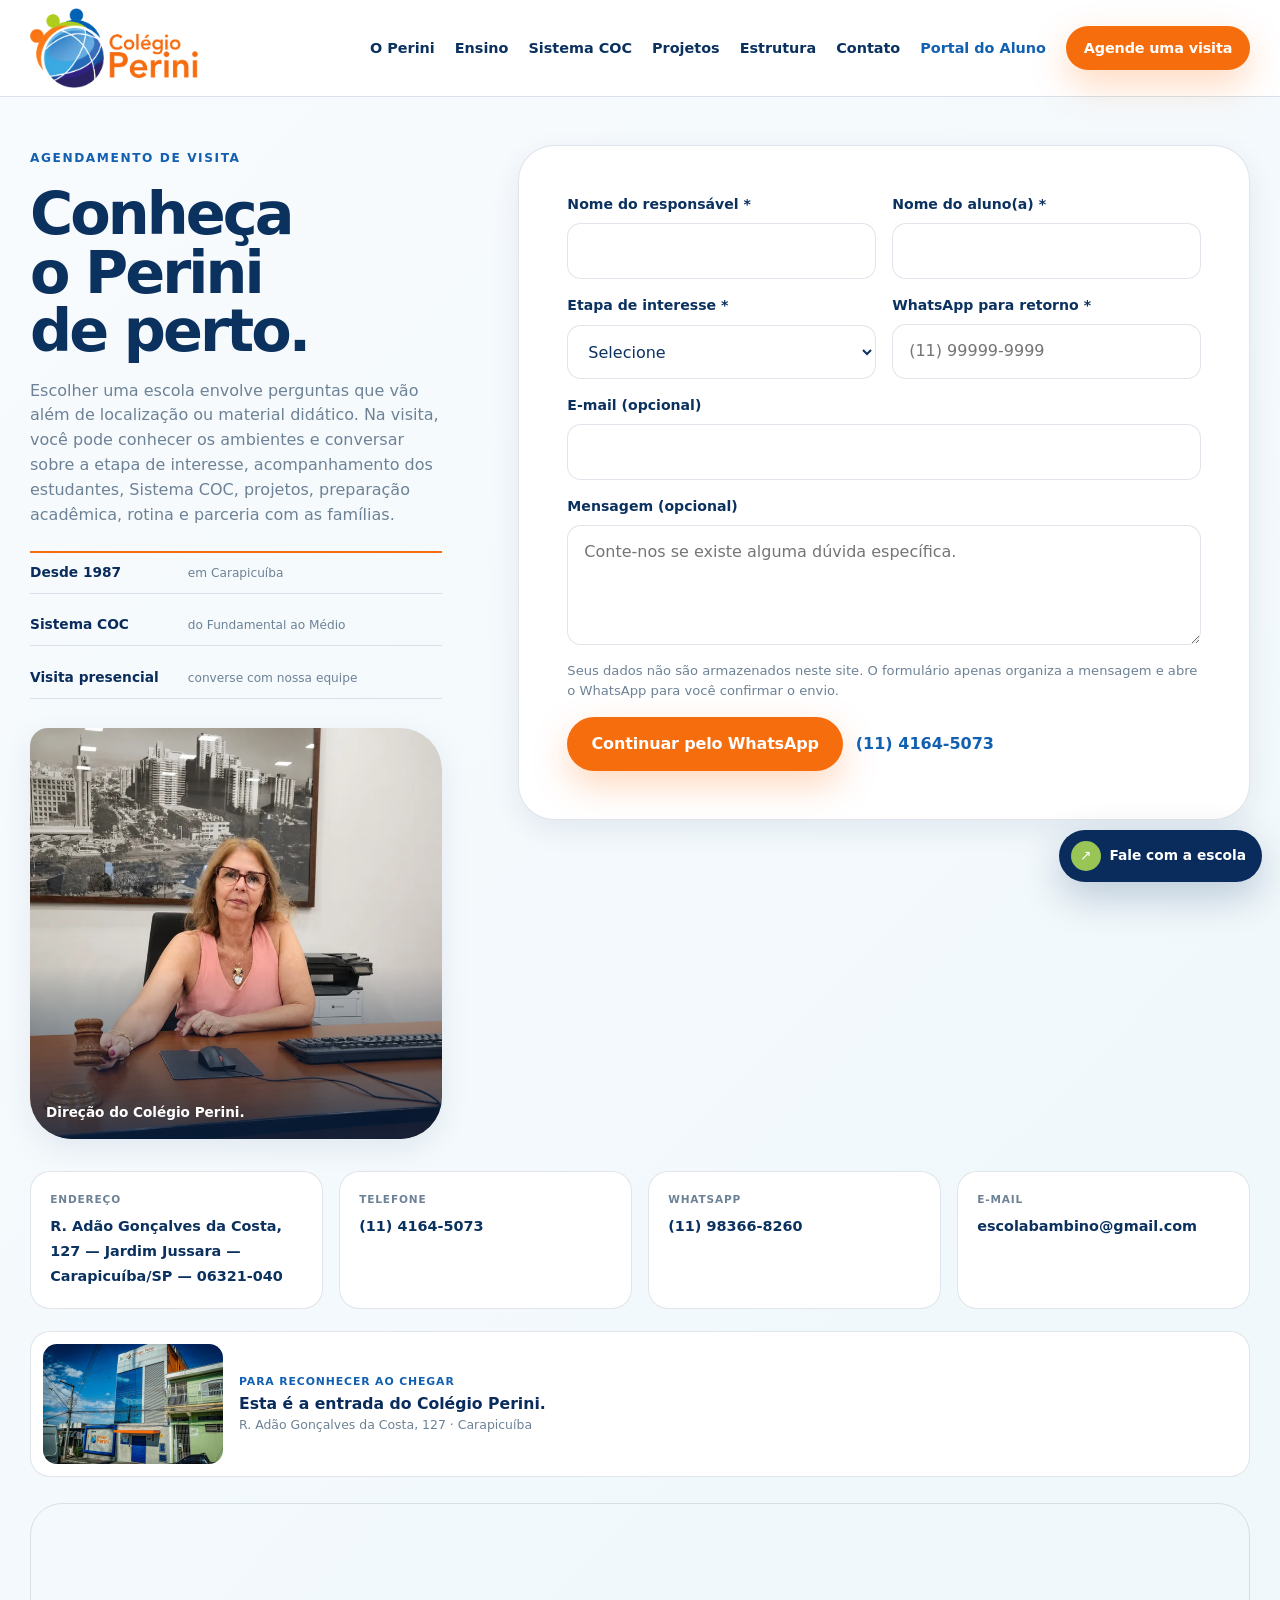
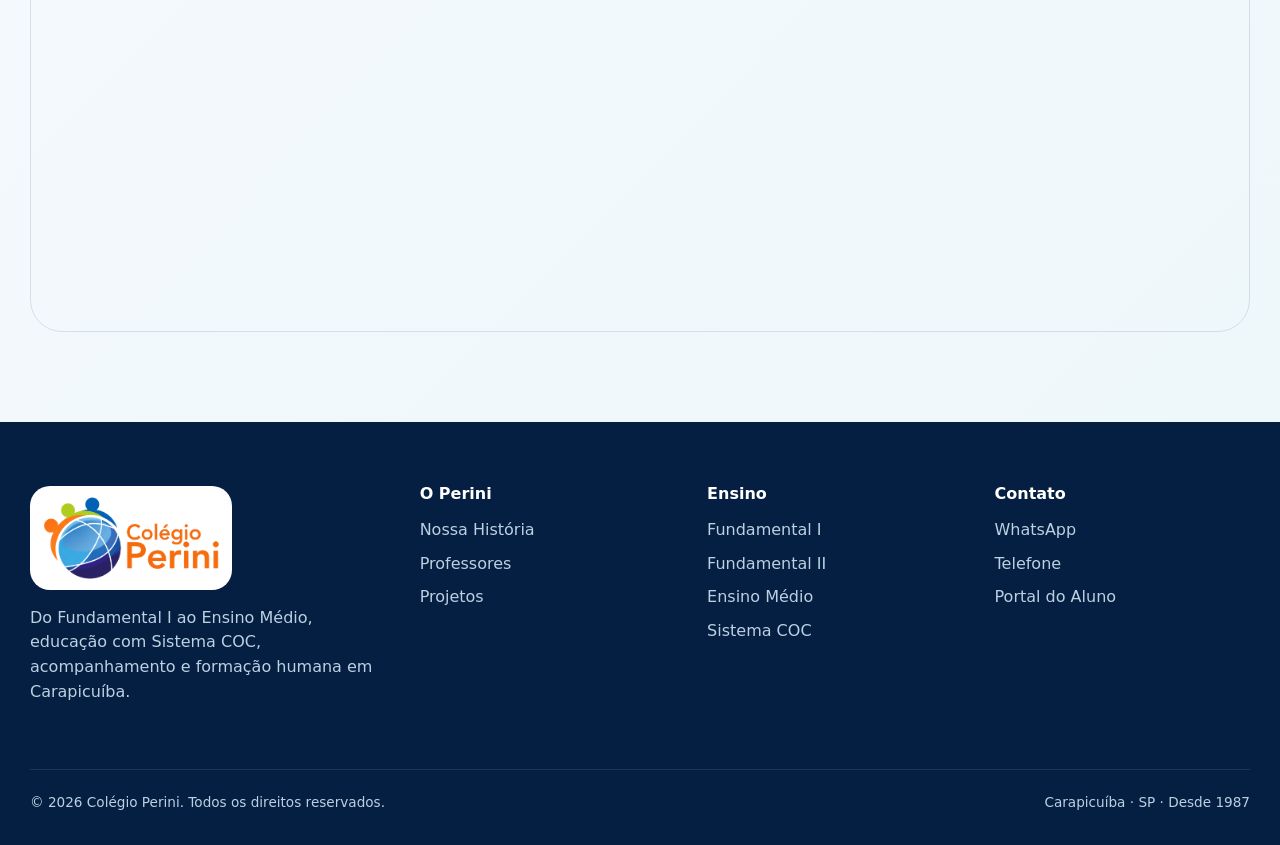
<file: contato/index.html>
<!DOCTYPE html>

<html lang="pt-BR"><head><meta charset="utf-8"/><meta content="width=device-width,initial-scale=1,viewport-fit=cover" name="viewport"/><title>Contato e agendamento de visita | Colégio Perini</title><meta content="Agende uma visita ao Colégio Perini em Carapicuíba. Informe a etapa de interesse e continue o atendimento pelo WhatsApp." name="description"/><link href="https://periniebambino.github.io/siteperiniv2/contato" rel="canonical"/><meta content="index,follow" name="robots"/><meta content="#0b4e90" name="theme-color"/><meta content="Agende uma visita | Colégio Perini" property="og:title"/><meta content="Conheça o Colégio Perini de perto e converse com nossa equipe." property="og:description"/><meta content="https://periniebambino.github.io/siteperiniv2/assets/og/perini-social.jpg" property="og:image"/><link href="../assets/icons/favicon-32.png" rel="icon"/><link href="../css/tokens.css" rel="stylesheet"/><link href="../css/base.css" rel="stylesheet"/><link href="../css/components.css" rel="stylesheet"/><link href="../css/responsive.css" rel="stylesheet"/><link href="../css/rc1-final.css" rel="stylesheet"/><link href="../css/director-final.css" rel="stylesheet"/><meta content="pt_BR" property="og:locale"/><meta content="website" property="og:type"/><meta content="Colégio Perini" property="og:site_name"/><meta content="https://periniebambino.github.io/siteperiniv2/contato" property="og:url"/><meta content="summary_large_image" name="twitter:card"/></head><body class="inner-page contact-page"><a class="skip-link" href="#conteudo">Pular para o conteúdo</a><header class="site-header" id="site-header"><div class="container nav-shell"><a aria-label="Colégio Perini — início" class="brand" href="../"><img alt="Colégio Perini" height="414" src="../assets/brand/logo-colegio-perini-cropped.webp" width="879"/></a><nav aria-label="Navegação principal" class="desktop-nav"><a href="../#perini">O Perini</a><a href="../#ensino">Ensino</a><a href="../sistema-de-ensino/">Sistema COC</a><a href="../#projetos">Projetos</a><a href="../estrutura-e-vida-escolar/">Estrutura</a><a href="../contato/">Contato</a><a class="portal-link" data-portal="" data-track="portal" href="https://portal.coc.com.br/" rel="noopener noreferrer" target="_blank">Portal do Aluno</a><a class="btn btn-primary btn-sm" data-track="visita-header" data-visit-link="" href="../contato/#agendar">Agende uma visita</a></nav><button aria-controls="mobile-menu" aria-expanded="false" aria-label="Abrir menu" class="menu-toggle" id="menu-toggle" type="button"><span aria-hidden="true"></span></button></div></header>
<div aria-hidden="true" aria-label="Menu de navegação" aria-modal="true" class="mobile-menu" id="mobile-menu" role="dialog"><div class="mobile-menu-inner"><div class="mobile-menu-top"><img alt="Colégio Perini" height="414" src="../assets/brand/logo-colegio-perini-cropped.webp" width="879"/><button aria-label="Fechar menu" class="mobile-close" id="mobile-close" type="button">×</button></div><nav aria-label="Navegação mobile"><a class="mobile-link" href="../#perini">O Perini</a><a class="mobile-link" href="../#ensino">Ensino</a><a class="mobile-link sub" href="../fundamental-1/">Fundamental I</a><a class="mobile-link sub" href="../fundamental-2/">Fundamental II</a><a class="mobile-link sub" href="../ensino-medio/">Ensino Médio</a><a class="mobile-link" href="../sistema-de-ensino/">Sistema COC</a><a class="mobile-link" href="../#projetos">Projetos</a><a class="mobile-link" href="../estrutura-e-vida-escolar/">Estrutura</a><a class="mobile-link" href="../contato/">Contato</a></nav><div class="mobile-menu-actions"><a class="btn btn-primary" data-track="visita-menu" data-visit-link="" href="../contato/#agendar">Agende uma visita</a><a class="btn btn-ghost" data-portal="" href="https://portal.coc.com.br/" rel="noopener noreferrer" target="_blank">Portal do Aluno</a></div></div></div><main id="conteudo"><section class="visit-page" id="agendar"><div class="container visit-layout"><div class="visit-intro" data-reveal=""><span class="eyebrow">Agendamento de visita</span><h1 data-contact-page-title="">Venha conhecer o Perini de perto.</h1><p data-contact-page-text="">Conte em que etapa seu filho está e deixe um contato. Ao continuar, o site prepara sua mensagem e abre o WhatsApp da escola para você confirmar o envio.</p><div aria-label="Dados institucionais" class="authority-row contact-authority"><div><strong>Desde 1987</strong><span>em Carapicuíba</span></div><div><strong>Sistema COC</strong><span>do Fundamental ao Médio</span></div><div><strong>Visita presencial</strong><span>converse com nossa equipe</span></div></div>
<figure class="visit-team-photo" data-reveal="">
<img alt="Direção do Colégio Perini em ambiente de trabalho" data-real-image="direction" decoding="async" height="1254" loading="lazy" sizes="(max-width:1080px) 92vw, 34vw" src="../assets/real/direcao.webp" srcset="../assets/real/direcao-720.webp 720w, ../assets/real/direcao.webp 1254w" width="1254"/>
<figcaption>Direção do Colégio Perini.</figcaption>
</figure></div><form class="visit-form" data-reveal="" id="visit-form"><div class="form-grid"><div class="field"><label for="responsavel">Nome do responsável *</label><input autocomplete="name" id="responsavel" name="responsavel" required=""/></div><div class="field"><label for="aluno">Nome do aluno(a) *</label><input id="aluno" name="aluno" required=""/></div><div class="field"><label for="etapa">Etapa de interesse *</label><select id="etapa" name="etapa" required=""><option value="">Selecione</option><option>Ensino Fundamental I</option><option>Ensino Fundamental II</option><option>Ensino Médio</option></select></div><div class="field"><label for="whatsapp">WhatsApp para retorno *</label><input autocomplete="tel" id="whatsapp" inputmode="tel" name="whatsapp" placeholder="(11) 99999-9999" required=""/></div><div class="field full"><label for="email">E-mail (opcional)</label><input autocomplete="email" id="email" name="email" type="email"/></div><div class="field full"><label for="mensagem">Mensagem (opcional)</label><textarea id="mensagem" name="mensagem" placeholder="Conte-nos se existe alguma dúvida específica."></textarea></div></div><p class="form-note">Seus dados não são armazenados neste site. O formulário apenas organiza a mensagem e abre o WhatsApp para você confirmar o envio.</p><div class="form-actions"><button class="btn btn-primary" data-track="formulario-visita" type="submit">Continuar pelo WhatsApp</button><a class="text-link" data-phone="" href="tel:+551141645073"><span data-phone-text=""></span></a></div></form><noscript><a class="text-link" href="https://wa.me/5511983668260?text=Ol%C3%A1%21%20Conheci%20o%20Col%C3%A9gio%20Perini%20pelo%20site%20e%20gostaria%20de%20mais%20informa%C3%A7%C3%B5es.">JavaScript está desativado. Fale diretamente pelo WhatsApp.</a></noscript></div><div class="container"><div class="contact-cards"><div class="contact-card"><small>Endereço</small><span data-address=""></span></div><div class="contact-card"><small>Telefone</small><a data-phone="" href="tel:+551141645073"><span data-phone-text=""></span></a></div><div class="contact-card"><small>WhatsApp</small><a data-whatsapp="" href="https://wa.me/5511983668260?text=Ol%C3%A1%21%20Conheci%20o%20Col%C3%A9gio%20Perini%20pelo%20site%20e%20gostaria%20de%20mais%20informa%C3%A7%C3%B5es." rel="noopener noreferrer" target="_blank"><span data-whatsapp-text=""></span></a></div><div class="contact-card"><small>E-mail</small><a data-email="" href="mailto:escolabambino@gmail.com"><span data-email-text=""></span></a></div></div><aside class="arrival-card" data-reveal="">
<picture><source media="(max-width:720px)" srcset="../assets/real-final/fachada-720.webp"/><img alt="Entrada do Colégio Perini em Carapicuíba" decoding="async" height="480" loading="lazy" src="../assets/real-final/fachada-720.webp" width="720"/></picture>
<div><small>Para reconhecer ao chegar</small><strong>Esta é a entrada do Colégio Perini.</strong><span>R. Adão Gonçalves da Costa, 127 · Carapicuíba</span></div>
</aside><div class="internal-map"><iframe id="school-map" loading="lazy" referrerpolicy="no-referrer-when-downgrade" title="Mapa do Colégio Perini"></iframe></div></div></section></main><footer class="footer"><div class="container footer-grid"><div class="footer-brand"><div class="footer-logo-shell"><img alt="Colégio Perini" height="414" src="../assets/brand/logo-colegio-perini-cropped.webp" width="879"/></div><p>Do Fundamental I ao Ensino Médio, educação com Sistema COC, acompanhamento e formação humana em Carapicuíba.</p></div><div><h3>O Perini</h3><a href="../#historia">Nossa História</a><a href="../#professores">Professores</a><a href="../#projetos">Projetos</a></div><div><h3>Ensino</h3><a href="../fundamental-1/">Fundamental I</a><a href="../fundamental-2/">Fundamental II</a><a href="../ensino-medio/">Ensino Médio</a><a href="../sistema-de-ensino/">Sistema COC</a></div><div><h3>Contato</h3><a data-whatsapp="" href="https://wa.me/5511983668260?text=Ol%C3%A1%21%20Conheci%20o%20Col%C3%A9gio%20Perini%20pelo%20site%20e%20gostaria%20de%20mais%20informa%C3%A7%C3%B5es." rel="noopener noreferrer" target="_blank">WhatsApp</a><a data-phone="" href="tel:+551141645073">Telefone</a><a data-portal="" href="https://portal.coc.com.br/" rel="noopener noreferrer" target="_blank">Portal do Aluno</a></div></div><div class="container footer-bottom"><span>© <span data-year="">2026</span> Colégio Perini. Todos os direitos reservados.</span><span>Carapicuíba · SP · Desde 1987</span></div></footer><a aria-label="Falar com o Colégio Perini pelo WhatsApp" class="whatsapp-float" data-whatsapp="" href="https://wa.me/5511983668260?text=Ol%C3%A1%21%20Conheci%20o%20Col%C3%A9gio%20Perini%20pelo%20site%20e%20gostaria%20de%20mais%20informa%C3%A7%C3%B5es." rel="noopener noreferrer" target="_blank"><span aria-hidden="true">↗</span><b>Fale com a escola</b></a><div class="mobile-action"><a data-visit-link="" href="../contato/#agendar">Agende uma visita</a></div><script id="org-schema" type="application/ld+json"></script><script id="breadcrumb-schema" type="application/ld+json"></script><script src="../js/config.js"></script><script src="../js/content.js"></script><script src="../js/images.js"></script><script src="../js/site.js"></script></body></html>
</file>
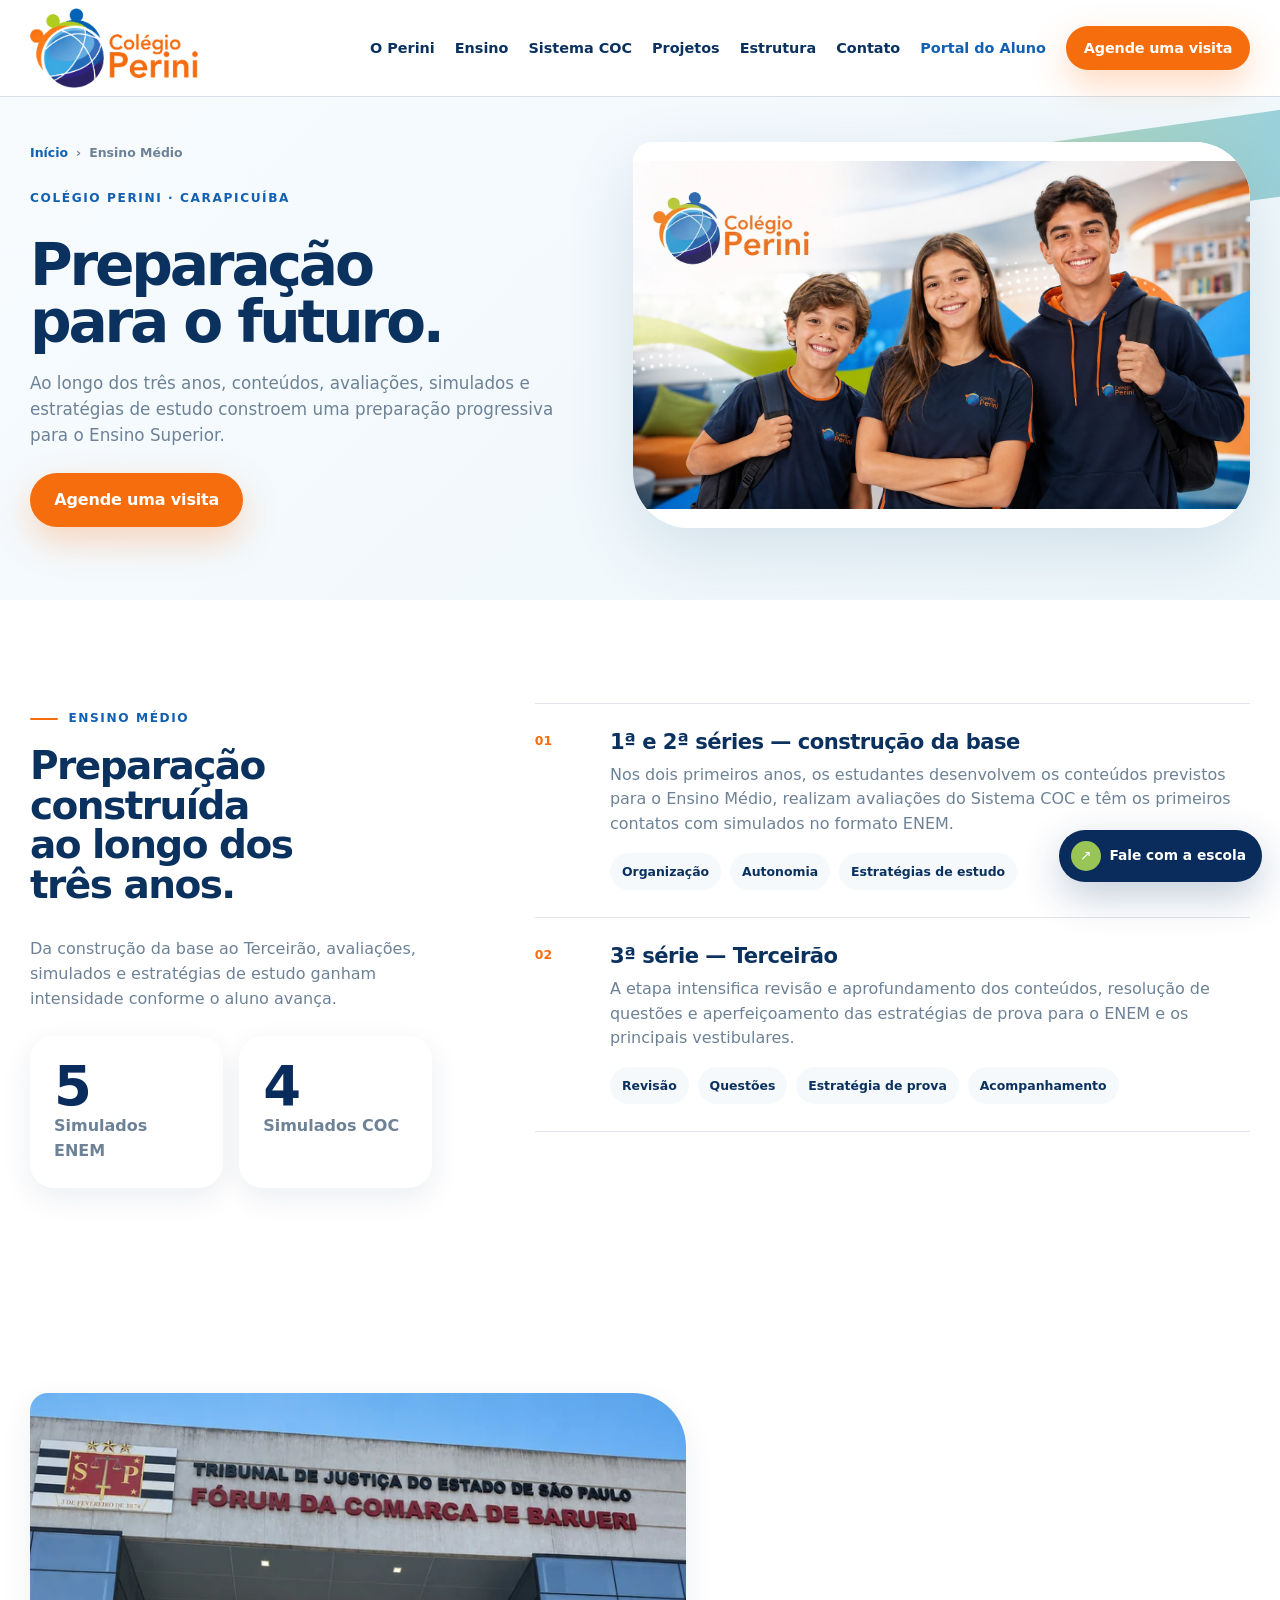
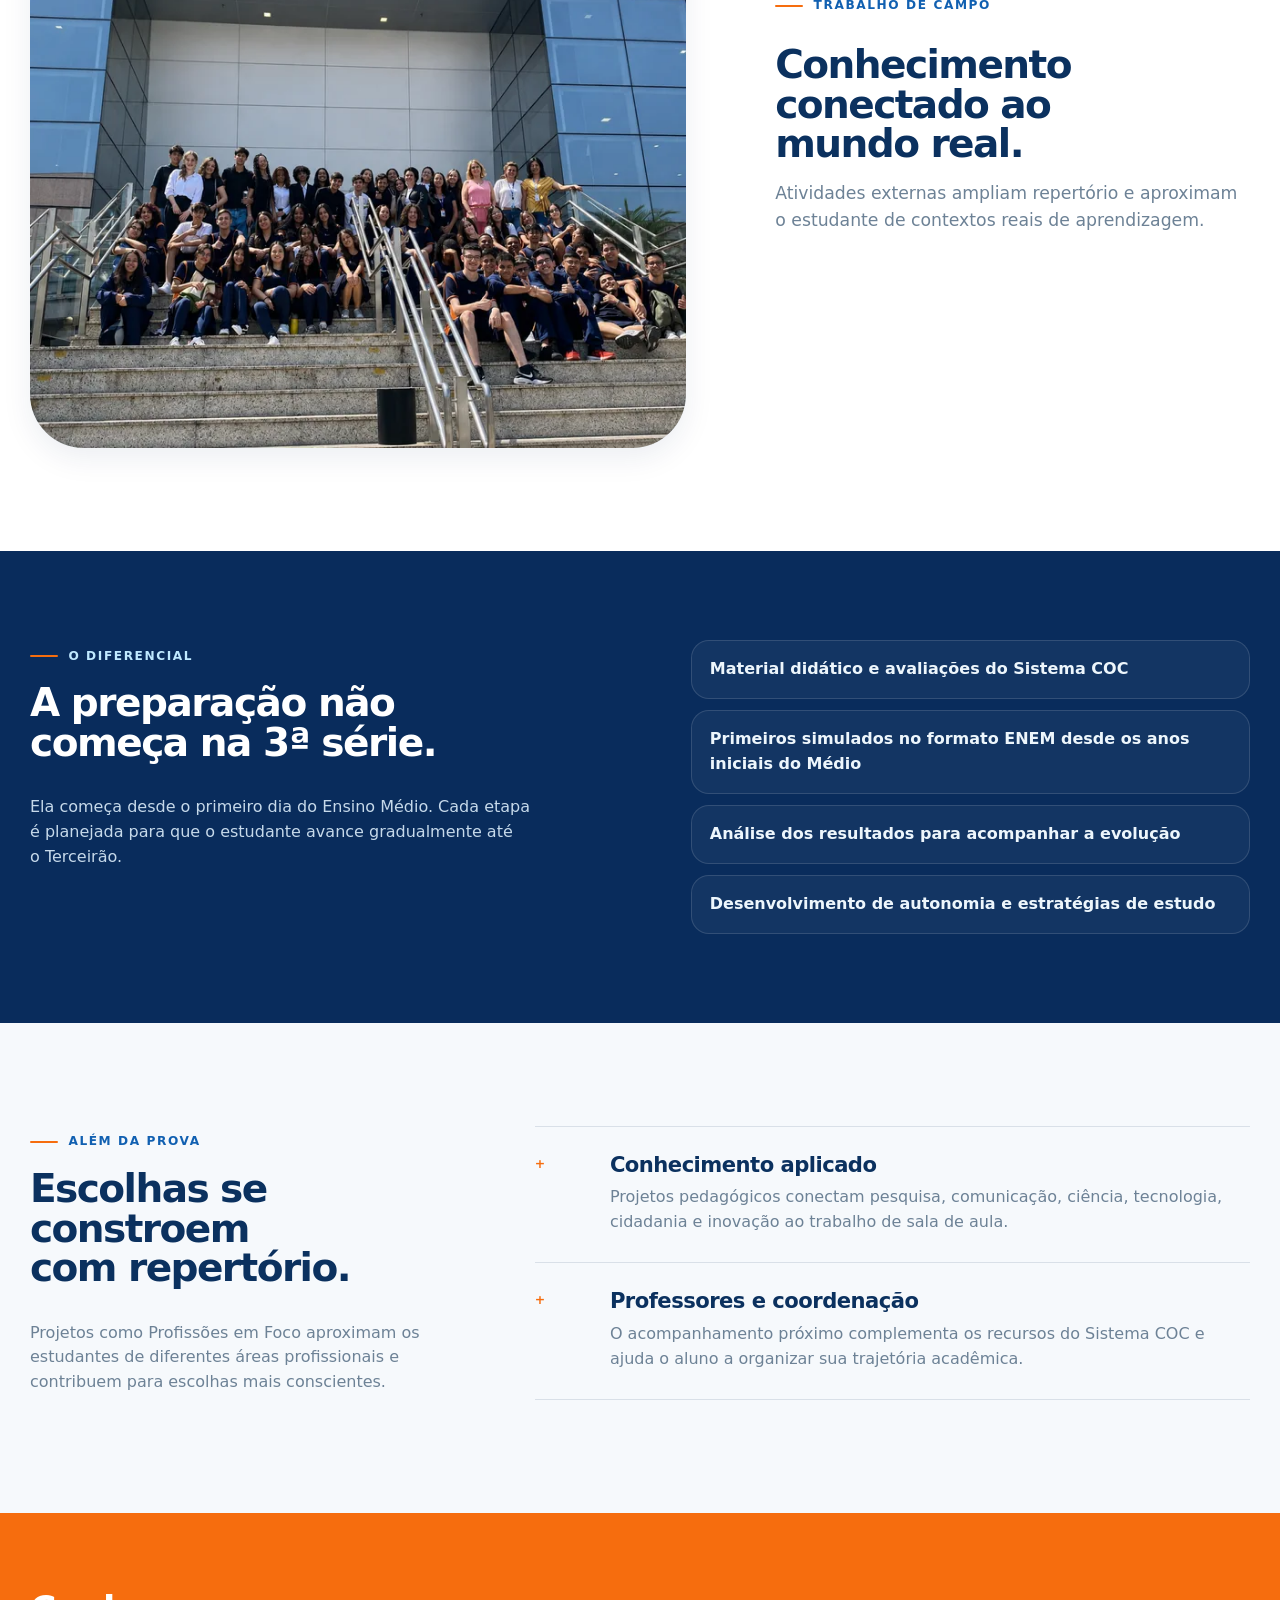
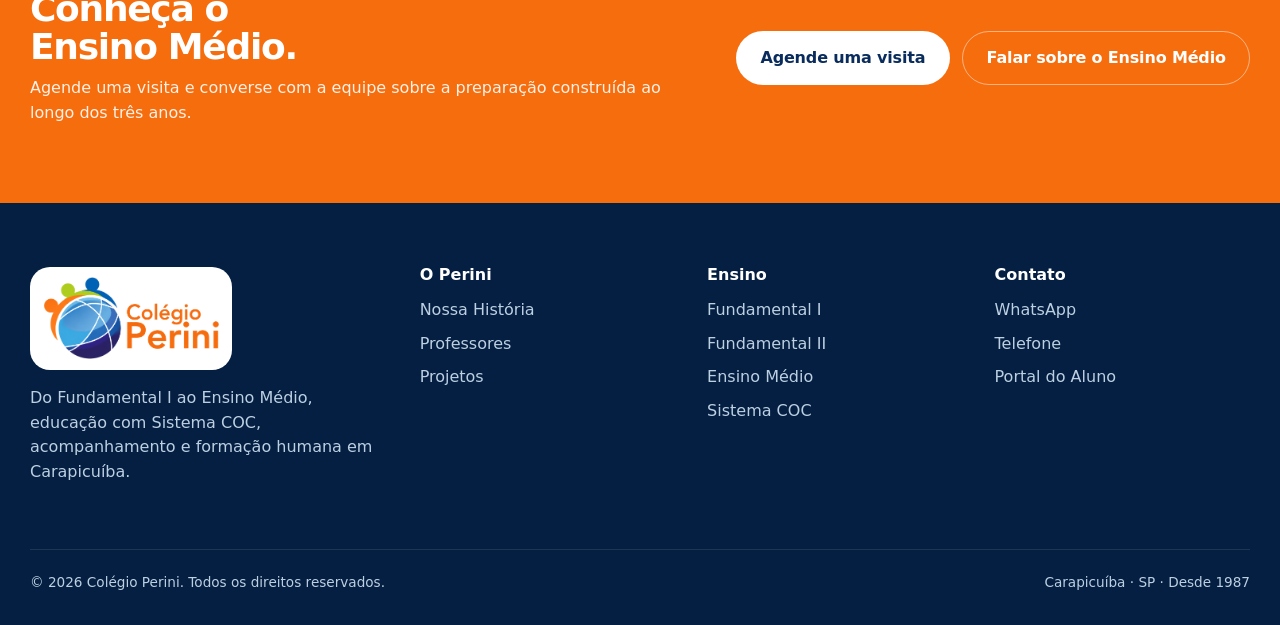
<file: ensino-medio/index.html>
<!DOCTYPE html>

<html lang="pt-BR"><head><meta charset="utf-8"/><meta content="width=device-width,initial-scale=1,viewport-fit=cover" name="viewport"/><meta content="light" name="color-scheme"/><title>Ensino Médio em Carapicuíba | Colégio Perini</title><meta content="Ensino Médio no Colégio Perini em Carapicuíba: preparação progressiva para ENEM e vestibulares, Sistema COC, simulados e acompanhamento constante." name="description"/><meta content="#0b4e90" name="theme-color"/><meta content="index,follow,max-image-preview:large" name="robots"/><link href="https://periniebambino.github.io/siteperiniv2/ensino-medio" rel="canonical"/><meta content="pt_BR" property="og:locale"/><meta content="website" property="og:type"/><meta content="Colégio Perini" property="og:site_name"/><meta content="Ensino Médio em Carapicuíba | Colégio Perini" property="og:title"/><meta content="Ensino Médio no Colégio Perini em Carapicuíba: preparação progressiva para ENEM e vestibulares, Sistema COC, simulados e acompanhamento constante." property="og:description"/><meta content="https://periniebambino.github.io/siteperiniv2/ensino-medio" property="og:url"/><meta content="https://periniebambino.github.io/siteperiniv2/assets/og/perini-social.jpg" property="og:image"/><meta content="summary_large_image" name="twitter:card"/><link href="../assets/icons/favicon-32.png" rel="icon" sizes="32x32" type="image/png"/><link href="../assets/icons/apple-touch-icon.png" rel="apple-touch-icon"/><link href="../css/tokens.css" rel="stylesheet"/><link href="../css/base.css" rel="stylesheet"/><link href="../css/components.css" rel="stylesheet"/><link href="../css/responsive.css" rel="stylesheet"/><link href="../css/rc1-final.css" rel="stylesheet"/></head><body class="inner-page"><a class="skip-link" href="#conteudo">Pular para o conteúdo</a><header class="site-header" id="site-header"><div class="container nav-shell"><a aria-label="Colégio Perini — início" class="brand" href="../"><img alt="Colégio Perini" height="414" src="../assets/brand/logo-colegio-perini-cropped.webp" width="879"/></a><nav aria-label="Navegação principal" class="desktop-nav"><a href="../#perini">O Perini</a><a href="../#ensino">Ensino</a><a href="../sistema-de-ensino/">Sistema COC</a><a href="../#projetos">Projetos</a><a href="../estrutura-e-vida-escolar/">Estrutura</a><a href="../contato/">Contato</a><a class="portal-link" data-portal="" data-track="portal" href="https://portal.coc.com.br/" rel="noopener noreferrer" target="_blank">Portal do Aluno</a><a class="btn btn-primary btn-sm" data-track="visita-header" data-visit-link="" href="../contato/#agendar">Agende uma visita</a></nav><button aria-controls="mobile-menu" aria-expanded="false" aria-label="Abrir menu" class="menu-toggle" id="menu-toggle" type="button"><span aria-hidden="true"></span></button></div></header>
<div aria-hidden="true" aria-label="Menu de navegação" aria-modal="true" class="mobile-menu" id="mobile-menu" role="dialog"><div class="mobile-menu-inner"><div class="mobile-menu-top"><img alt="Colégio Perini" height="414" src="../assets/brand/logo-colegio-perini-cropped.webp" width="879"/><button aria-label="Fechar menu" class="mobile-close" id="mobile-close" type="button">×</button></div><nav aria-label="Navegação mobile"><a class="mobile-link" href="../#perini">O Perini</a><a class="mobile-link" href="../#ensino">Ensino</a><a class="mobile-link sub" href="../fundamental-1/">Fundamental I</a><a class="mobile-link sub" href="../fundamental-2/">Fundamental II</a><a class="mobile-link sub" href="../ensino-medio/">Ensino Médio</a><a class="mobile-link" href="../sistema-de-ensino/">Sistema COC</a><a class="mobile-link" href="../#projetos">Projetos</a><a class="mobile-link" href="../estrutura-e-vida-escolar/">Estrutura</a><a class="mobile-link" href="../contato/">Contato</a></nav><div class="mobile-menu-actions"><a class="btn btn-primary" data-track="visita-menu" data-visit-link="" href="../contato/#agendar">Agende uma visita</a><a class="btn btn-ghost" data-portal="" href="https://portal.coc.com.br/" rel="noopener noreferrer" target="_blank">Portal do Aluno</a></div></div></div><main id="conteudo"><section class="page-hero cycle-hero cycle-hero-ensino-medio"><div class="container page-hero-layout"><div class="page-hero-copy" data-reveal=""><div class="page-breadcrumb"><a href="../">Início</a><span>›</span><span>Ensino Médio</span></div><span class="eyebrow">Colégio Perini · Carapicuíba</span><h1>Preparação para o futuro.</h1><p>Ao longo dos três anos, conteúdos, avaliações, simulados e estratégias de estudo constroem uma preparação progressiva para o Ensino Superior.</p><div class="page-hero-actions"><a class="btn btn-primary" data-track="visita-page" data-visit-link="" href="../contato/#agendar">Agende uma visita</a></div></div><div class="page-hero-media" data-reveal=""><img alt="Estudantes do Colégio Perini representando a continuidade da jornada escolar até o Ensino Médio" decoding="async" fetchpriority="high" height="941" src="../assets/hero/jornada-perini.webp" width="1672"/></div></div></section><section class="editorial-section"><div class="container editorial-layout"><div class="editorial-intro" data-reveal=""><span class="kicker">Ensino Médio</span><h2>Preparação construída ao longo dos três anos.</h2><p>Da construção da base ao Terceirão, avaliações, simulados e estratégias de estudo ganham intensidade conforme o aluno avança.</p><div class="stats-row"><div class="stat-box"><strong>5</strong><span>Simulados ENEM</span></div><div class="stat-box"><strong>4</strong><span>Simulados COC</span></div></div></div><div class="editorial-stack"><article class="editorial-item" data-reveal=""><span>01</span><div><h3>1ª e 2ª séries — construção da base</h3><p>Nos dois primeiros anos, os estudantes desenvolvem os conteúdos previstos para o Ensino Médio, realizam avaliações do Sistema COC e têm os primeiros contatos com simulados no formato ENEM.</p><div class="bullet-inline"><span>Organização</span><span>Autonomia</span><span>Estratégias de estudo</span></div></div></article><article class="editorial-item" data-reveal=""><span>02</span><div><h3>3ª série — Terceirão</h3><p>A etapa intensifica revisão e aprofundamento dos conteúdos, resolução de questões e aperfeiçoamento das estratégias de prova para o ENEM e os principais vestibulares.</p><div class="bullet-inline"><span>Revisão</span><span>Questões</span><span>Estratégia de prova</span><span>Acompanhamento</span></div></div></article></div></div></section>
<section class="real-story-section">
<div class="container real-story-grid">
<figure class="real-story-media" data-reveal="">
<img alt="Estudantes do Ensino Médio do Colégio Perini em trabalho de campo" class="" data-real-image="fieldWork" decoding="async" height="1254" loading="lazy" sizes="(max-width:720px) 92vw, 50vw" src="../assets/real/trabalho-de-campo.webp" srcset="../assets/real/trabalho-de-campo-720.webp 720w, ../assets/real/trabalho-de-campo.webp 1254w" width="1254"/>
</figure>
<div class="real-story-copy" data-reveal="">
<span class="kicker">Trabalho de campo</span>
<h2>Conhecimento conectado ao mundo real.</h2>
<p>Atividades externas ampliam repertório e aproximam o estudante de contextos reais de aprendizagem.</p>
</div>
</div>
</section><section class="content-band"><div class="container content-band-layout"><div data-reveal=""><span class="kicker kicker-light">O diferencial</span><h2>A preparação não começa na 3ª série.</h2><p>Ela começa desde o primeiro dia do Ensino Médio. Cada etapa é planejada para que o estudante avance gradualmente até o Terceirão.</p></div><div class="content-band-list" data-reveal=""><div>Material didático e avaliações do Sistema COC</div><div>Primeiros simulados no formato ENEM desde os anos iniciais do Médio</div><div>Análise dos resultados para acompanhar a evolução</div><div>Desenvolvimento de autonomia e estratégias de estudo</div></div></div></section><section class="editorial-section alt"><div class="container editorial-layout"><div class="editorial-intro" data-reveal=""><span class="kicker">Além da prova</span><h2>Escolhas se constroem com repertório.</h2><p>Projetos como Profissões em Foco aproximam os estudantes de diferentes áreas profissionais e contribuem para escolhas mais conscientes.</p></div><div class="editorial-stack"><article class="editorial-item" data-reveal=""><span>+</span><div><h3>Conhecimento aplicado</h3><p>Projetos pedagógicos conectam pesquisa, comunicação, ciência, tecnologia, cidadania e inovação ao trabalho de sala de aula.</p></div></article><article class="editorial-item" data-reveal=""><span>+</span><div><h3>Professores e coordenação</h3><p>O acompanhamento próximo complementa os recursos do Sistema COC e ajuda o aluno a organizar sua trajetória acadêmica.</p></div></article></div></div></section><section class="page-cta"><div class="container page-cta-inner"><div><h2>Conheça o Ensino Médio.</h2><p>Agende uma visita e converse com a equipe sobre a preparação construída ao longo dos três anos.</p></div><div class="page-cta-actions"><a class="btn btn-white" data-visit-link="" href="../contato/#agendar">Agende uma visita</a><a class="btn btn-outline" data-stage-visit="Ensino Médio" href="https://wa.me/5511983668260?text=Ol%C3%A1%21%20Conheci%20o%20Col%C3%A9gio%20Perini%20pelo%20site%20e%20gostaria%20de%20informa%C3%A7%C3%B5es%20sobre%20Ensino%20M%C3%A9dio." rel="noopener noreferrer" target="_blank">Falar sobre o Ensino Médio</a></div></div></section></main><footer class="footer"><div class="container footer-grid"><div class="footer-brand"><div class="footer-logo-shell"><img alt="Colégio Perini" height="414" src="../assets/brand/logo-colegio-perini-cropped.webp" width="879"/></div><p>Do Fundamental I ao Ensino Médio, educação com Sistema COC, acompanhamento e formação humana em Carapicuíba.</p></div><div><h3>O Perini</h3><a href="../#historia">Nossa História</a><a href="../#professores">Professores</a><a href="../#projetos">Projetos</a></div><div><h3>Ensino</h3><a href="../fundamental-1/">Fundamental I</a><a href="../fundamental-2/">Fundamental II</a><a href="../ensino-medio/">Ensino Médio</a><a href="../sistema-de-ensino/">Sistema COC</a></div><div><h3>Contato</h3><a data-whatsapp="" href="https://wa.me/5511983668260?text=Ol%C3%A1%21%20Conheci%20o%20Col%C3%A9gio%20Perini%20pelo%20site%20e%20gostaria%20de%20mais%20informa%C3%A7%C3%B5es." rel="noopener noreferrer" target="_blank">WhatsApp</a><a data-phone="" href="tel:+551141645073">Telefone</a><a data-portal="" href="https://portal.coc.com.br/" rel="noopener noreferrer" target="_blank">Portal do Aluno</a></div></div><div class="container footer-bottom"><span>© <span data-year="">2026</span> Colégio Perini. Todos os direitos reservados.</span><span>Carapicuíba · SP · Desde 1987</span></div></footer><a aria-label="Falar com o Colégio Perini pelo WhatsApp" class="whatsapp-float" data-whatsapp="" href="https://wa.me/5511983668260?text=Ol%C3%A1%21%20Conheci%20o%20Col%C3%A9gio%20Perini%20pelo%20site%20e%20gostaria%20de%20mais%20informa%C3%A7%C3%B5es." rel="noopener noreferrer" target="_blank"><span aria-hidden="true">↗</span><b>Fale com a escola</b></a><div class="mobile-action"><a data-visit-link="" href="../contato/#agendar">Agende uma visita</a></div><script id="org-schema" type="application/ld+json"></script><script id="breadcrumb-schema" type="application/ld+json"></script><script src="../js/config.js"></script><script src="../js/content.js"></script><script src="../js/images.js"></script><script src="../js/site.js"></script></body></html>
</file>
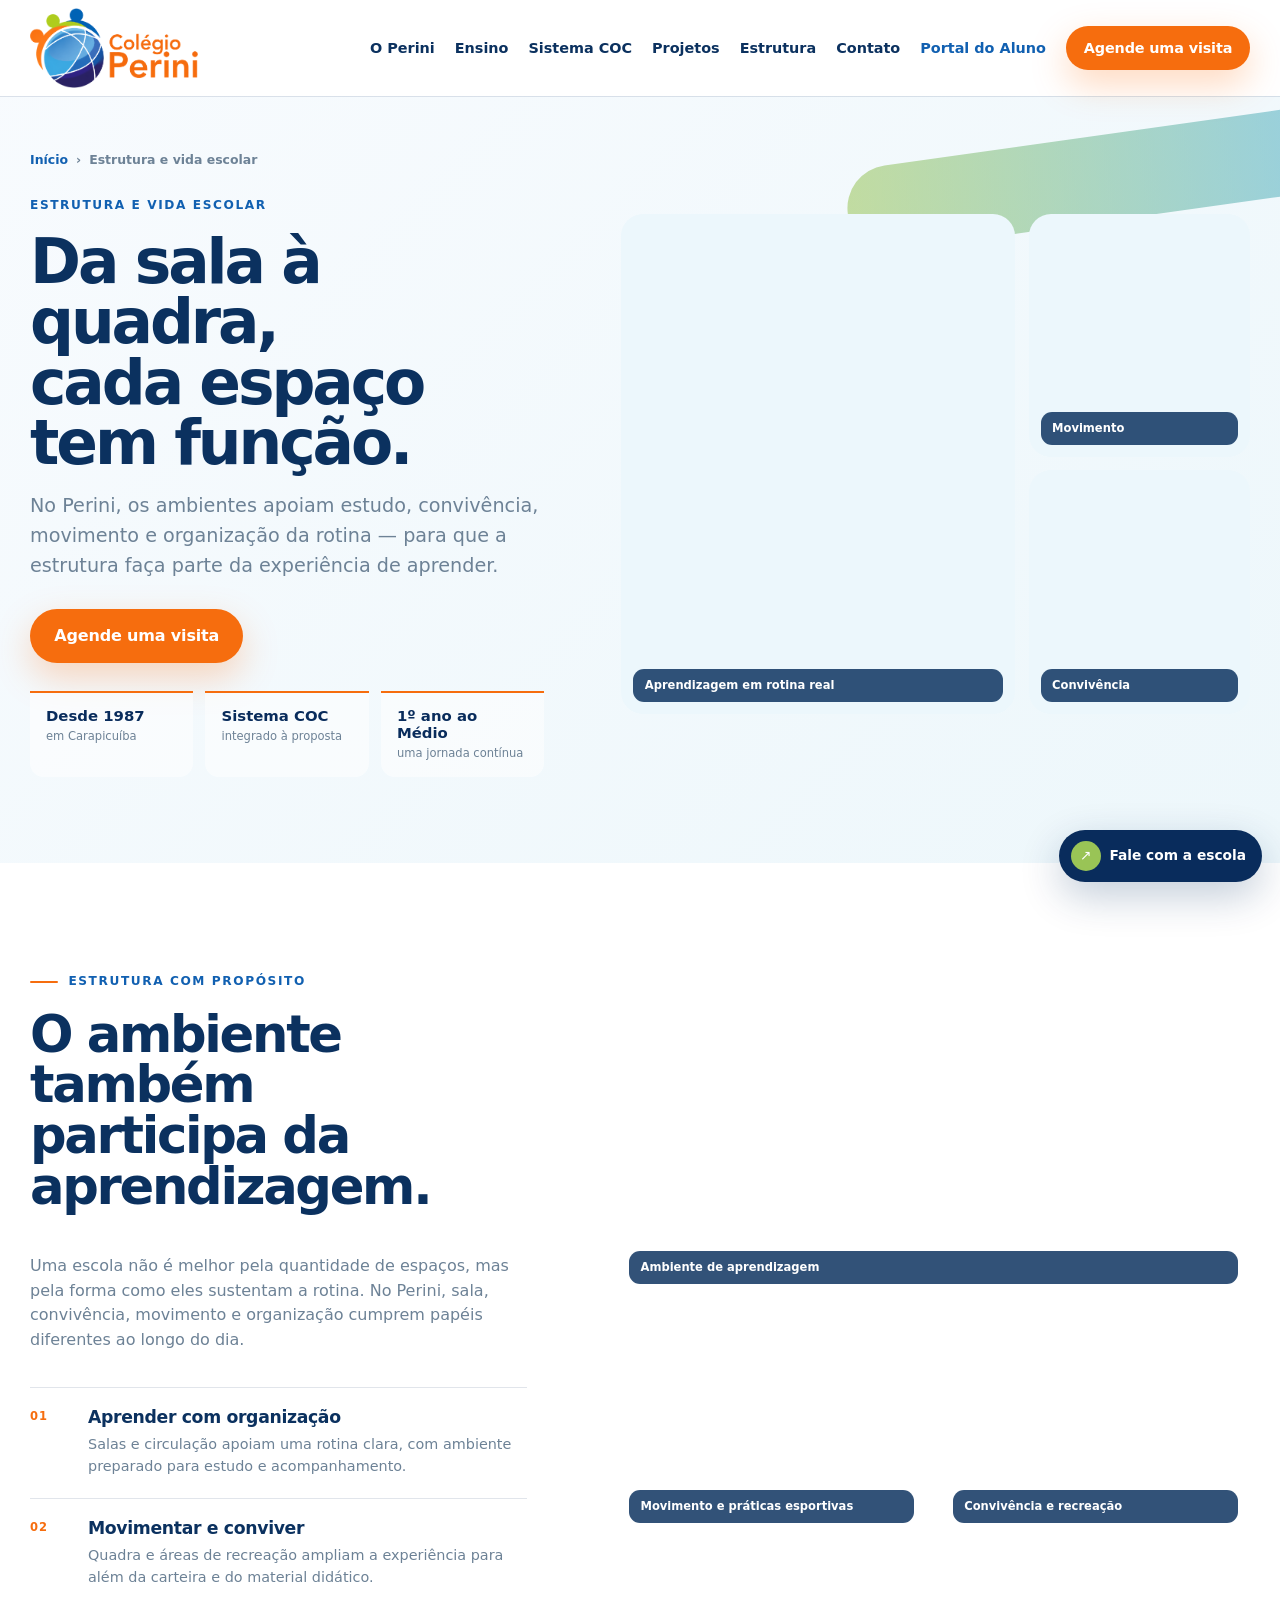
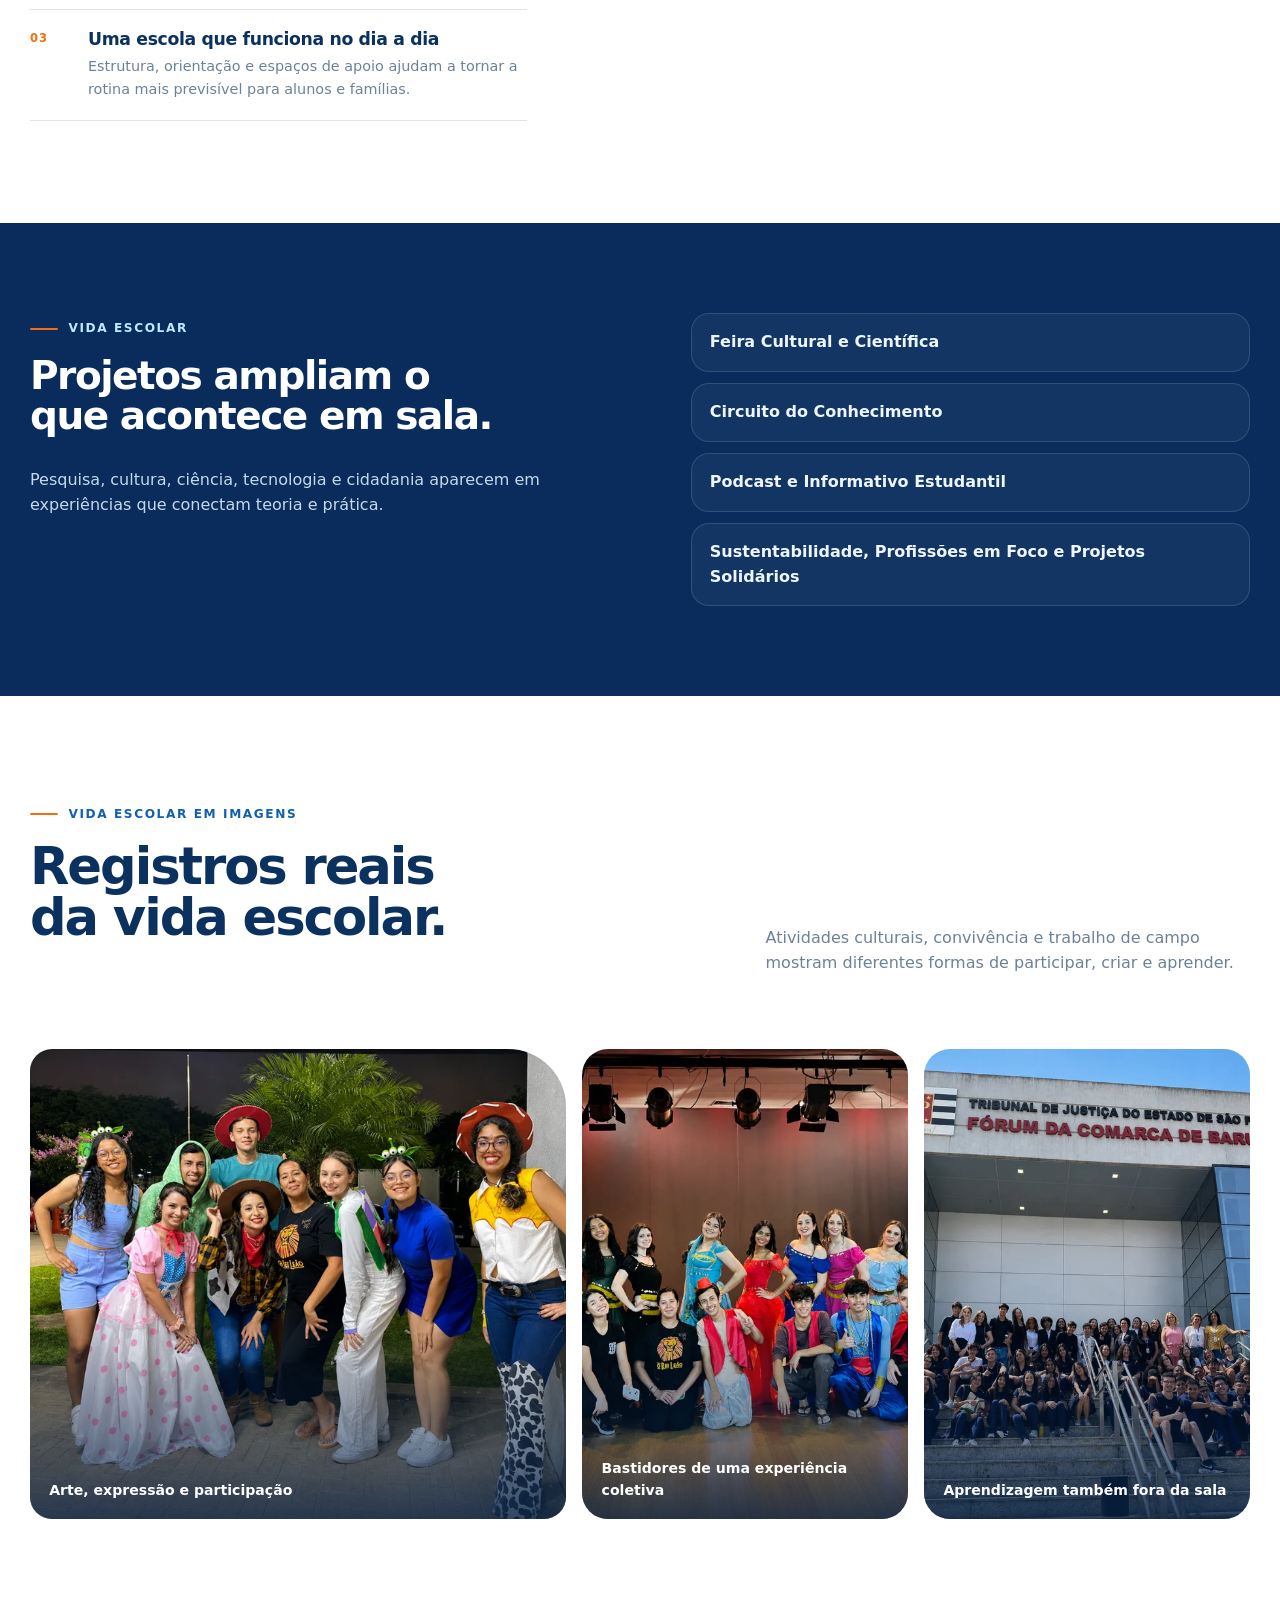
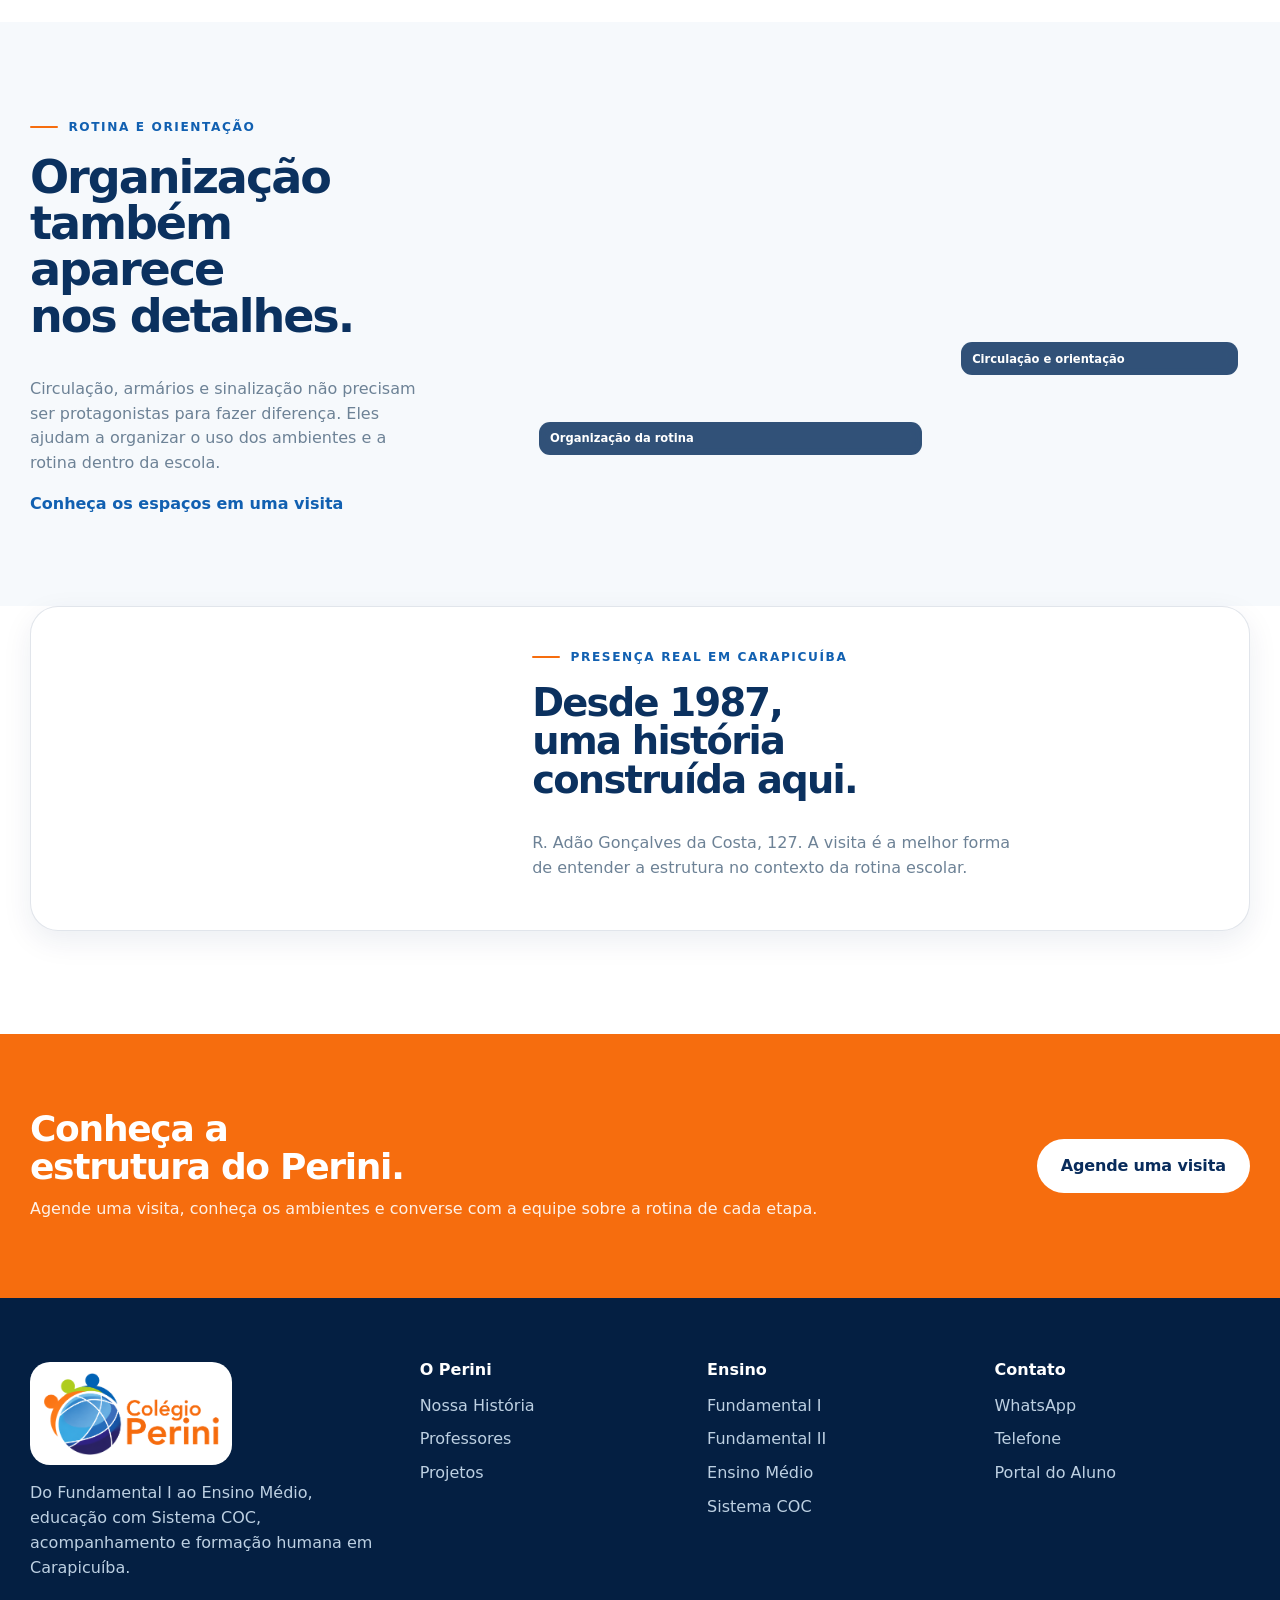
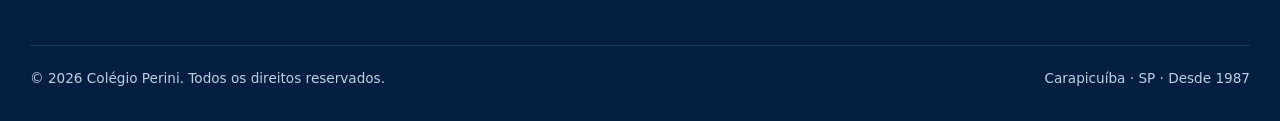
<file: estrutura-e-vida-escolar/index.html>
<!DOCTYPE html>

<html lang="pt-BR"><head><meta charset="utf-8"/><meta content="width=device-width,initial-scale=1,viewport-fit=cover" name="viewport"/><meta content="light" name="color-scheme"/><title>Estrutura e vida escolar | Colégio Perini em Carapicuíba</title><meta content="Conheça os ambientes e a vida escolar do Colégio Perini em Carapicuíba: salas, laboratório de ciências, biblioteca, quadra e projetos pedagógicos." name="description"/><meta content="#0b4e90" name="theme-color"/><meta content="index,follow,max-image-preview:large" name="robots"/><link href="https://periniebambino.github.io/siteperiniv2/estrutura-e-vida-escolar" rel="canonical"/><meta content="pt_BR" property="og:locale"/><meta content="website" property="og:type"/><meta content="Colégio Perini" property="og:site_name"/><meta content="Estrutura e vida escolar | Colégio Perini em Carapicuíba" property="og:title"/><meta content="Conheça os ambientes e a vida escolar do Colégio Perini em Carapicuíba: salas, laboratório de ciências, biblioteca, quadra e projetos pedagógicos." property="og:description"/><meta content="https://periniebambino.github.io/siteperiniv2/estrutura-e-vida-escolar" property="og:url"/><meta content="https://periniebambino.github.io/siteperiniv2/assets/og/perini-social.jpg" property="og:image"/><meta content="summary_large_image" name="twitter:card"/><link href="../assets/icons/favicon-32.png" rel="icon" sizes="32x32" type="image/png"/><link href="../assets/icons/apple-touch-icon.png" rel="apple-touch-icon"/><link href="../css/tokens.css" rel="stylesheet"/><link href="../css/base.css" rel="stylesheet"/><link href="../css/components.css" rel="stylesheet"/><link href="../css/responsive.css" rel="stylesheet"/><link href="../css/rc1-final.css" rel="stylesheet"/><link href="../css/director-final.css" rel="stylesheet"/></head><body class="inner-page structure-page"><a class="skip-link" href="#conteudo">Pular para o conteúdo</a><header class="site-header" id="site-header"><div class="container nav-shell"><a aria-label="Colégio Perini — início" class="brand" href="../"><img alt="Colégio Perini" height="414" src="../assets/brand/logo-colegio-perini-cropped.webp" width="879"/></a><nav aria-label="Navegação principal" class="desktop-nav"><a href="../#perini">O Perini</a><a href="../#ensino">Ensino</a><a href="../sistema-de-ensino/">Sistema COC</a><a href="../#projetos">Projetos</a><a href="../estrutura-e-vida-escolar/">Estrutura</a><a href="../contato/">Contato</a><a class="portal-link" data-portal="" data-track="portal" href="https://portal.coc.com.br/" rel="noopener noreferrer" target="_blank">Portal do Aluno</a><a class="btn btn-primary btn-sm" data-track="visita-header" data-visit-link="" href="../contato/#agendar">Agende uma visita</a></nav><button aria-controls="mobile-menu" aria-expanded="false" aria-label="Abrir menu" class="menu-toggle" id="menu-toggle" type="button"><span aria-hidden="true"></span></button></div></header>
<div aria-hidden="true" aria-label="Menu de navegação" aria-modal="true" class="mobile-menu" id="mobile-menu" role="dialog"><div class="mobile-menu-inner"><div class="mobile-menu-top"><img alt="Colégio Perini" height="414" src="../assets/brand/logo-colegio-perini-cropped.webp" width="879"/><button aria-label="Fechar menu" class="mobile-close" id="mobile-close" type="button">×</button></div><nav aria-label="Navegação mobile"><a class="mobile-link" href="../#perini">O Perini</a><a class="mobile-link" href="../#ensino">Ensino</a><a class="mobile-link sub" href="../fundamental-1/">Fundamental I</a><a class="mobile-link sub" href="../fundamental-2/">Fundamental II</a><a class="mobile-link sub" href="../ensino-medio/">Ensino Médio</a><a class="mobile-link" href="../sistema-de-ensino/">Sistema COC</a><a class="mobile-link" href="../#projetos">Projetos</a><a class="mobile-link" href="../estrutura-e-vida-escolar/">Estrutura</a><a class="mobile-link" href="../contato/">Contato</a></nav><div class="mobile-menu-actions"><a class="btn btn-primary" data-track="visita-menu" data-visit-link="" href="../contato/#agendar">Agende uma visita</a><a class="btn btn-ghost" data-portal="" href="https://portal.coc.com.br/" rel="noopener noreferrer" target="_blank">Portal do Aluno</a></div></div></div><main id="conteudo"><section class="page-hero structure-hero-final">
<div class="container page-hero-layout structure-hero-layout">
<div class="page-hero-copy" data-reveal="">
<div class="page-breadcrumb"><a href="../">Início</a><span>›</span><span>Estrutura e vida escolar</span></div>
<span class="eyebrow">Estrutura e vida escolar</span>
<h1>Da sala à quadra, cada espaço tem função.</h1>
<p>No Perini, os ambientes apoiam estudo, convivência, movimento e organização da rotina — para que a estrutura faça parte da experiência de aprender.</p>
<div class="page-hero-actions"><a class="btn btn-primary" data-track="visita-page" data-visit-link="" href="../contato/#agendar">Agende uma visita</a></div>
<div aria-label="Dados institucionais do Colégio Perini" class="authority-row">
<div><strong>Desde 1987</strong><span>em Carapicuíba</span></div>
<div><strong>Sistema COC</strong><span>integrado à proposta</span></div>
<div><strong>1º ano ao Médio</strong><span>uma jornada contínua</span></div>
</div>
</div>
<div aria-label="Registros reais da rotina e dos espaços do Colégio Perini" class="structure-hero-mosaic" data-reveal="">
<figure class="hero-human"><picture><source media="(max-width:720px)" srcset="../assets/real-final/aluna-estudando-720.webp"/><img alt="Estudante do Colégio Perini realizando atividade em sala" decoding="async" fetchpriority="high" height="675" loading="eager" src="../assets/real-final/aluna-estudando-1200.webp" width="1200"/></picture><figcaption>Aprendizagem em rotina real</figcaption></figure>
<figure><picture><source media="(max-width:720px)" srcset="../assets/real-final/quadra-720.webp"/><img alt="Quadra poliesportiva do Colégio Perini" decoding="async" height="750" loading="eager" src="../assets/real-final/quadra-1200.webp" width="1200"/></picture><figcaption>Movimento</figcaption></figure>
<figure><picture><source media="(max-width:720px)" srcset="../assets/real-final/brinquedao-720.webp"/><img alt="Espaço de recreação e convivência do Colégio Perini" decoding="async" height="800" loading="eager" src="../assets/real-final/brinquedao-1200.webp" width="1200"/></picture><figcaption>Convivência</figcaption></figure>
</div>
</div></section><section class="editorial-section structure-purpose-section">
<div class="container structure-purpose-layout">
<div class="structure-purpose-copy" data-reveal="">
<span class="kicker">Estrutura com propósito</span>
<h2>O ambiente também participa da aprendizagem.</h2>
<p>Uma escola não é melhor pela quantidade de espaços, mas pela forma como eles sustentam a rotina. No Perini, sala, convivência, movimento e organização cumprem papéis diferentes ao longo do dia.</p>
<div class="purpose-points">
<article><span>01</span><div><h3>Aprender com organização</h3><p>Salas e circulação apoiam uma rotina clara, com ambiente preparado para estudo e acompanhamento.</p></div></article>
<article><span>02</span><div><h3>Movimentar e conviver</h3><p>Quadra e áreas de recreação ampliam a experiência para além da carteira e do material didático.</p></div></article>
<article><span>03</span><div><h3>Uma escola que funciona no dia a dia</h3><p>Estrutura, orientação e espaços de apoio ajudam a tornar a rotina mais previsível para alunos e famílias.</p></div></article>
</div>
</div>
<div class="structure-editorial-mosaic" data-reveal="">
<figure class="mosaic-main"><picture><source media="(max-width:720px)" srcset="../assets/real-final/sala-aula-720.webp"/><img alt="Sala de aula do Colégio Perini" decoding="async" height="750" loading="lazy" src="../assets/real-final/sala-aula-1200.webp" width="1200"/></picture><figcaption>Ambiente de aprendizagem</figcaption></figure>
<figure><picture><source media="(max-width:720px)" srcset="../assets/real-final/quadra-720.webp"/><img alt="Quadra poliesportiva do Colégio Perini" decoding="async" height="750" loading="lazy" src="../assets/real-final/quadra-1200.webp" width="1200"/></picture><figcaption>Movimento e práticas esportivas</figcaption></figure>
<figure><picture><source media="(max-width:720px)" srcset="../assets/real-final/brinquedao-720.webp"/><img alt="Espaço de convivência e recreação do Colégio Perini" decoding="async" height="800" loading="lazy" src="../assets/real-final/brinquedao-1200.webp" width="1200"/></picture><figcaption>Convivência e recreação</figcaption></figure>
</div>
</div></section><section class="content-band"><div class="container content-band-layout"><div data-reveal=""><span class="kicker kicker-light">Vida escolar</span><h2>Projetos ampliam o que acontece em sala.</h2><p>Pesquisa, cultura, ciência, tecnologia e cidadania aparecem em experiências que conectam teoria e prática.</p></div><div class="content-band-list" data-reveal=""><div>Feira Cultural e Científica</div><div>Circuito do Conhecimento</div><div>Podcast e Informativo Estudantil</div><div>Sustentabilidade, Profissões em Foco e Projetos Solidários</div></div></div></section>
<section class="real-gallery-section">
<div class="container">
<div class="section-head split-head" data-reveal="">
<div><span class="kicker">Vida escolar em imagens</span><h2>Registros reais da vida escolar.</h2></div>
<p>Atividades culturais, convivência e trabalho de campo mostram diferentes formas de participar, criar e aprender.</p>
</div>
<div class="real-gallery-grid">
<figure class="real-gallery-wide" data-reveal="">
<img alt="Estudantes e equipe em atividade cultural do Colégio Perini" data-real-image="theaterTeam" decoding="async" height="1254" loading="lazy" sizes="(max-width:1080px) 92vw, 52vw" src="../assets/real/teatro-equipe.webp" srcset="../assets/real/teatro-equipe-720.webp 720w, ../assets/real/teatro-equipe.webp 1254w" width="1254"/>
<figcaption>Arte, expressão e participação</figcaption>
</figure>
<figure data-reveal="">
<img alt="Grupo em atividade cultural do Colégio Perini" data-real-image="theaterBackstage" decoding="async" height="1254" loading="lazy" sizes="(max-width:1080px) 92vw, 26vw" src="../assets/real/teatro-bastidores.webp" srcset="../assets/real/teatro-bastidores-720.webp 720w, ../assets/real/teatro-bastidores.webp 1254w" width="1254"/>
<figcaption>Bastidores de uma experiência coletiva</figcaption>
</figure>
<figure data-reveal="">
<img alt="Estudantes do Colégio Perini em atividade de trabalho de campo" data-real-image="fieldWork" decoding="async" height="1254" loading="lazy" sizes="(max-width:1080px) 92vw, 26vw" src="../assets/real/trabalho-de-campo.webp" srcset="../assets/real/trabalho-de-campo-720.webp 720w, ../assets/real/trabalho-de-campo.webp 1254w" width="1254"/>
<figcaption>Aprendizagem também fora da sala</figcaption>
</figure>
</div>
</div>
</section><section class="editorial-section alt structure-routine-section">
<div class="container structure-routine-layout">
<div class="structure-routine-copy" data-reveal="">
<span class="kicker">Rotina e orientação</span>
<h2>Organização também aparece nos detalhes.</h2>
<p>Circulação, armários e sinalização não precisam ser protagonistas para fazer diferença. Eles ajudam a organizar o uso dos ambientes e a rotina dentro da escola.</p>
<a class="text-link" data-visit-link="" href="../contato/#agendar">Conheça os espaços em uma visita</a>
</div>
<div class="routine-photo-pair">
<figure data-reveal=""><picture><source media="(max-width:720px)" srcset="../assets/real-final/corredor-armarios-720.webp"/><img alt="Corredor interno com armários no Colégio Perini" decoding="async" height="800" loading="lazy" src="../assets/real-final/corredor-armarios-1200.webp" width="1200"/></picture><figcaption>Organização da rotina</figcaption></figure>
<figure data-reveal=""><picture><source media="(max-width:720px)" srcset="../assets/real-final/escada-sinalizacao-720.webp"/><img alt="Circulação e sinalização interna do Colégio Perini" decoding="async" height="800" loading="lazy" src="../assets/real-final/escada-sinalizacao-1200.webp" width="1200"/></picture><figcaption>Circulação e orientação</figcaption></figure>
</div>
</div></section><section class="structure-location-proof">
<div class="container location-proof-card" data-reveal="">
<picture><source media="(max-width:720px)" srcset="../assets/real-final/fachada-720.webp"/><img alt="Fachada do Colégio Perini em Carapicuíba" decoding="async" height="1066" loading="lazy" src="../assets/real-final/fachada-1600.webp" width="1600"/></picture>
<div><span class="kicker">Presença real em Carapicuíba</span><h2>Desde 1987, uma história construída aqui.</h2><p>R. Adão Gonçalves da Costa, 127. A visita é a melhor forma de entender a estrutura no contexto da rotina escolar.</p></div>
</div></section><section class="page-cta"><div class="container page-cta-inner"><div><h2>Conheça a estrutura do Perini.</h2><p>Agende uma visita, conheça os ambientes e converse com a equipe sobre a rotina de cada etapa.</p></div><div class="page-cta-actions"><a class="btn btn-white" data-visit-link="" href="../contato/#agendar">Agende uma visita</a></div></div></section></main><footer class="footer"><div class="container footer-grid"><div class="footer-brand"><div class="footer-logo-shell"><img alt="Colégio Perini" height="414" src="../assets/brand/logo-colegio-perini-cropped.webp" width="879"/></div><p>Do Fundamental I ao Ensino Médio, educação com Sistema COC, acompanhamento e formação humana em Carapicuíba.</p></div><div><h3>O Perini</h3><a href="../#historia">Nossa História</a><a href="../#professores">Professores</a><a href="../#projetos">Projetos</a></div><div><h3>Ensino</h3><a href="../fundamental-1/">Fundamental I</a><a href="../fundamental-2/">Fundamental II</a><a href="../ensino-medio/">Ensino Médio</a><a href="../sistema-de-ensino/">Sistema COC</a></div><div><h3>Contato</h3><a data-whatsapp="" href="https://wa.me/5511983668260?text=Ol%C3%A1%21%20Conheci%20o%20Col%C3%A9gio%20Perini%20pelo%20site%20e%20gostaria%20de%20mais%20informa%C3%A7%C3%B5es." rel="noopener noreferrer" target="_blank">WhatsApp</a><a data-phone="" href="tel:+551141645073">Telefone</a><a data-portal="" href="https://portal.coc.com.br/" rel="noopener noreferrer" target="_blank">Portal do Aluno</a></div></div><div class="container footer-bottom"><span>© <span data-year="">2026</span> Colégio Perini. Todos os direitos reservados.</span><span>Carapicuíba · SP · Desde 1987</span></div></footer><a aria-label="Falar com o Colégio Perini pelo WhatsApp" class="whatsapp-float" data-whatsapp="" href="https://wa.me/5511983668260?text=Ol%C3%A1%21%20Conheci%20o%20Col%C3%A9gio%20Perini%20pelo%20site%20e%20gostaria%20de%20mais%20informa%C3%A7%C3%B5es." rel="noopener noreferrer" target="_blank"><span aria-hidden="true">↗</span><b>Fale com a escola</b></a><div class="mobile-action"><a data-visit-link="" href="../contato/#agendar">Agende uma visita</a></div><script id="org-schema" type="application/ld+json"></script><script id="breadcrumb-schema" type="application/ld+json"></script><script src="../js/config.js"></script><script src="../js/content.js"></script><script src="../js/images.js"></script><script src="../js/site.js"></script></body></html>
</file>
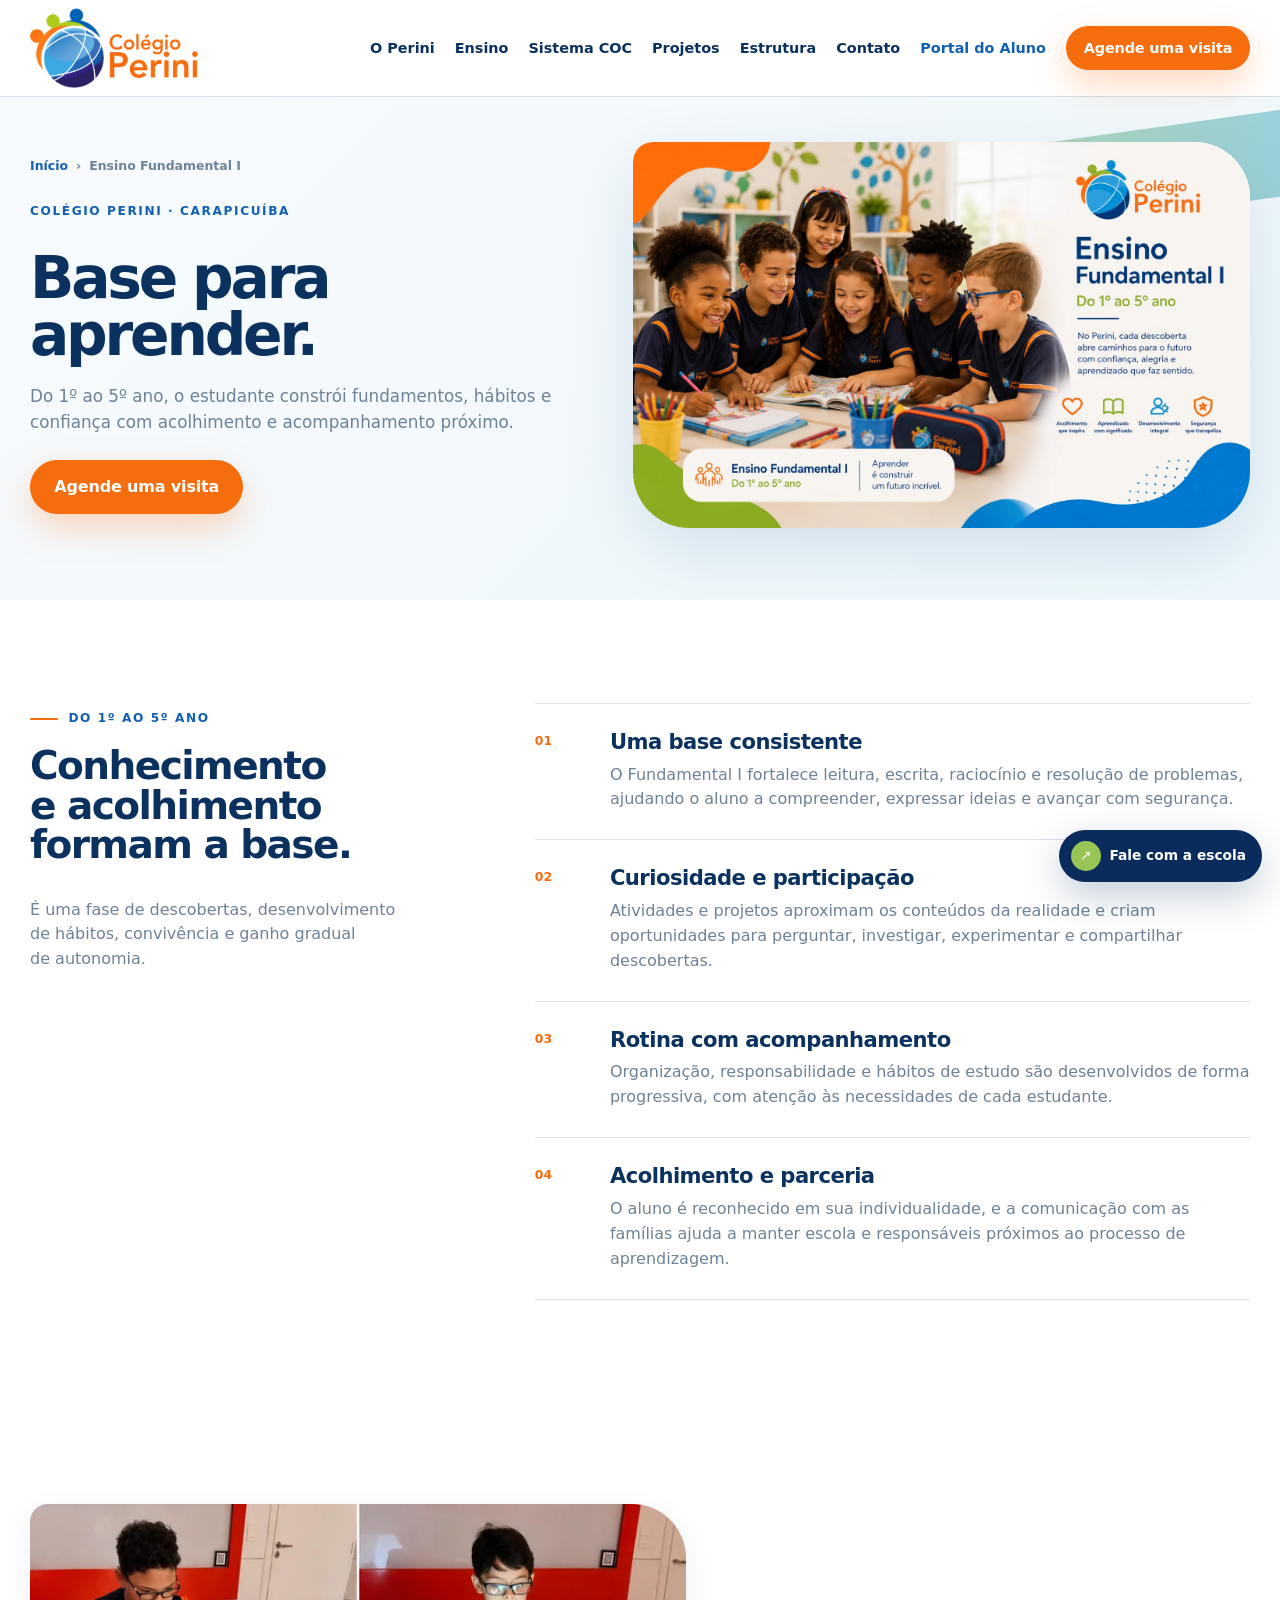
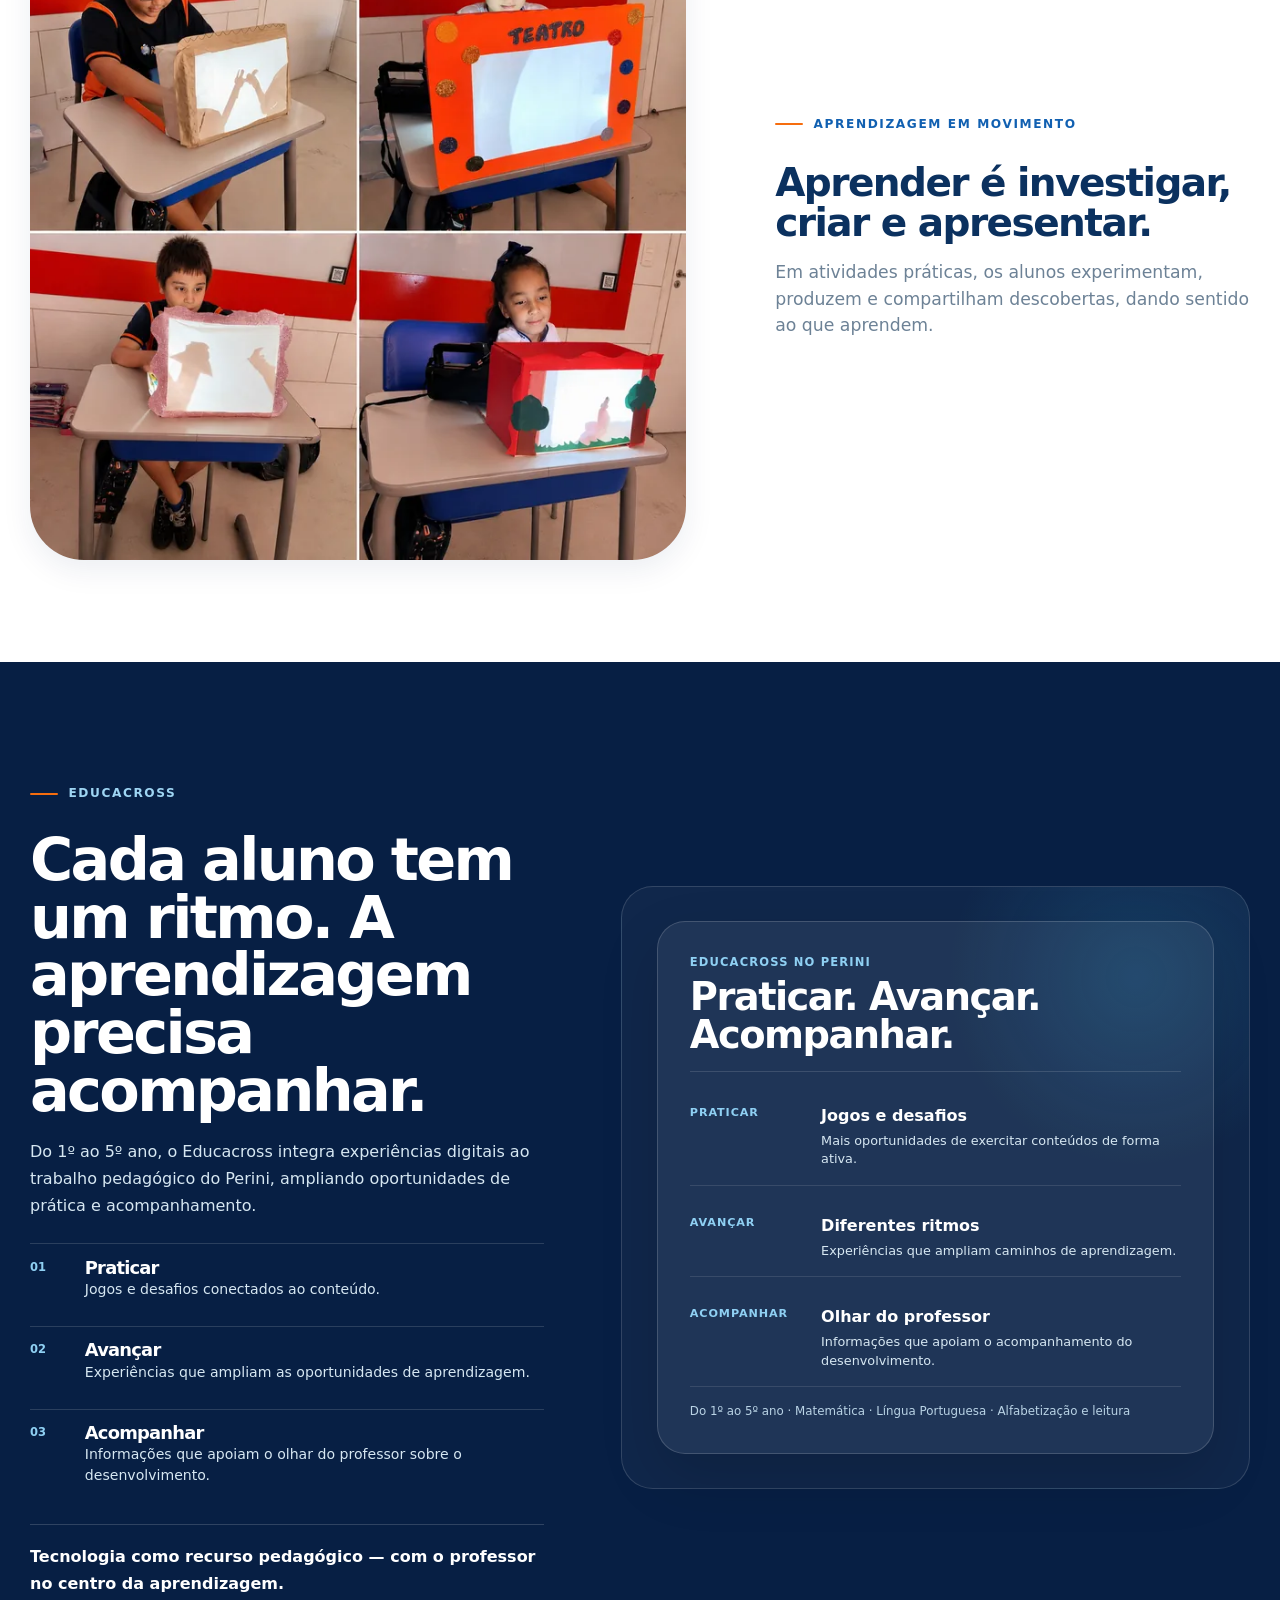
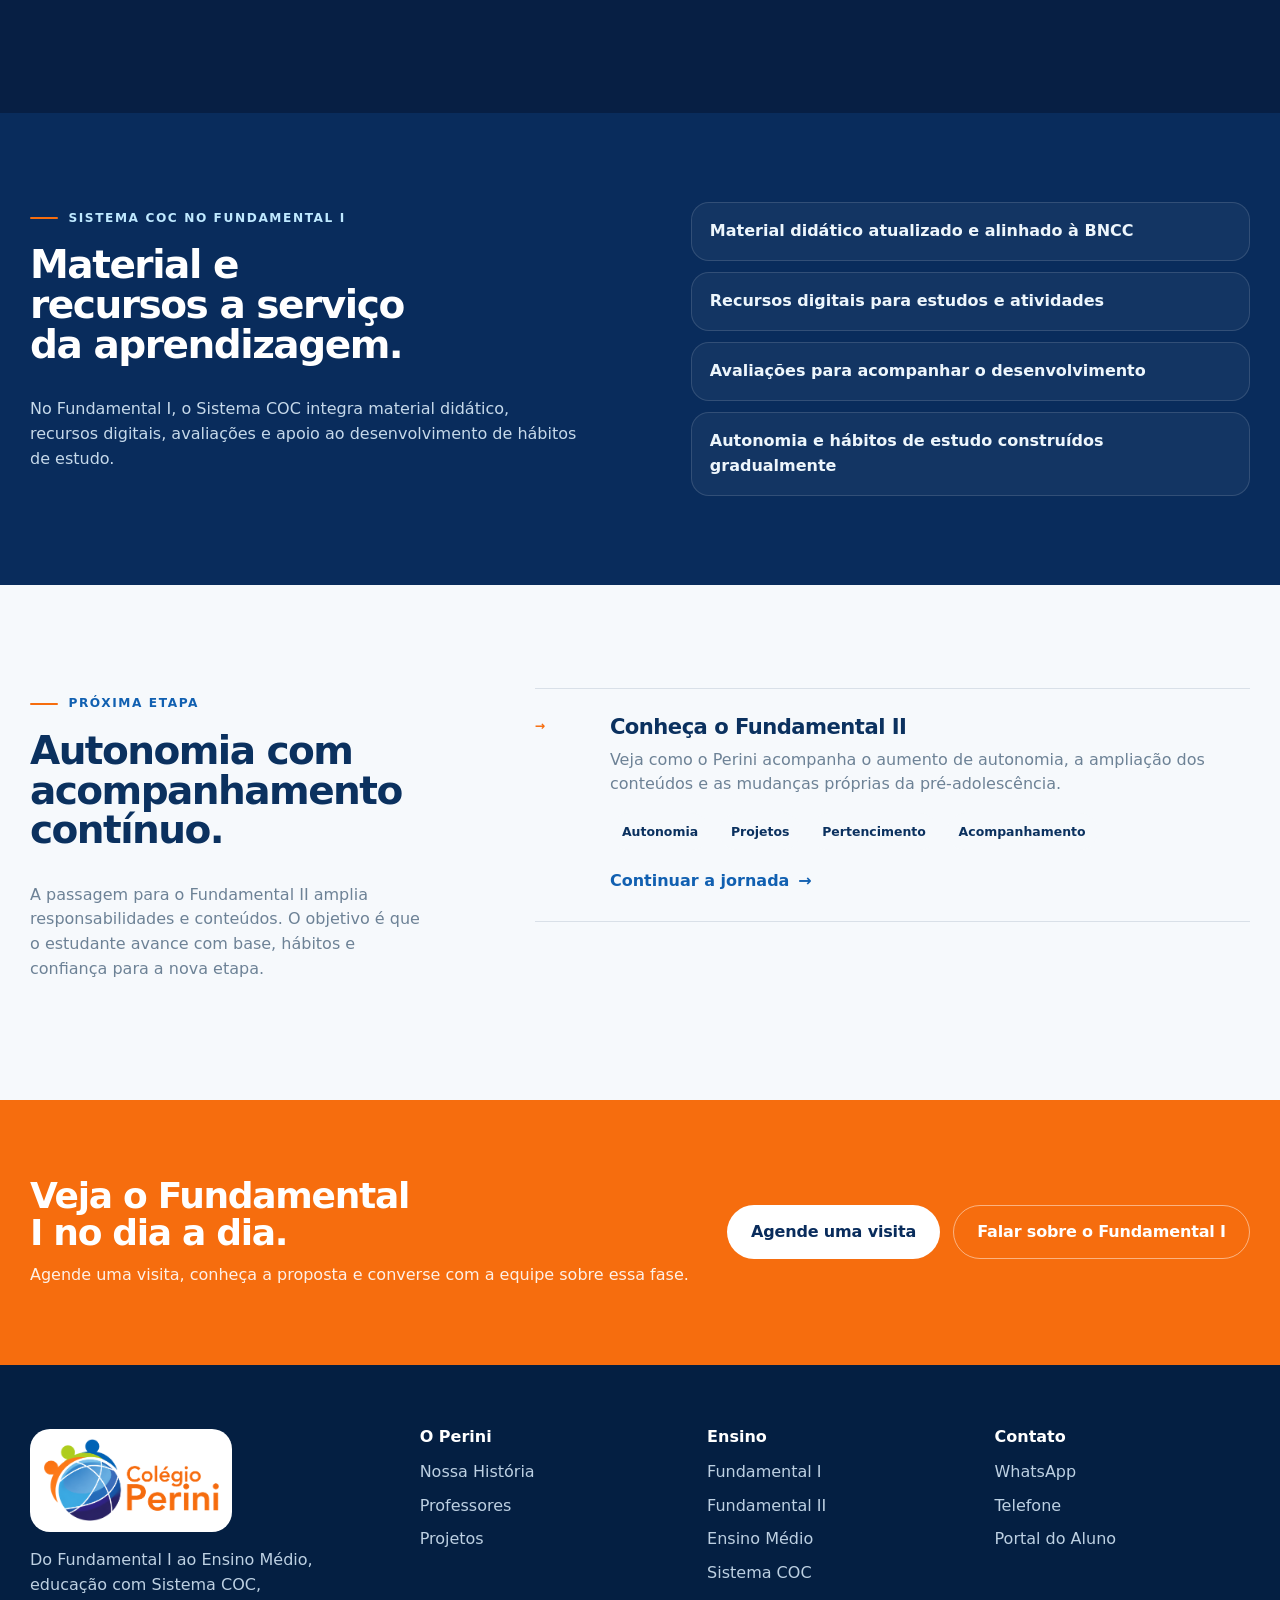
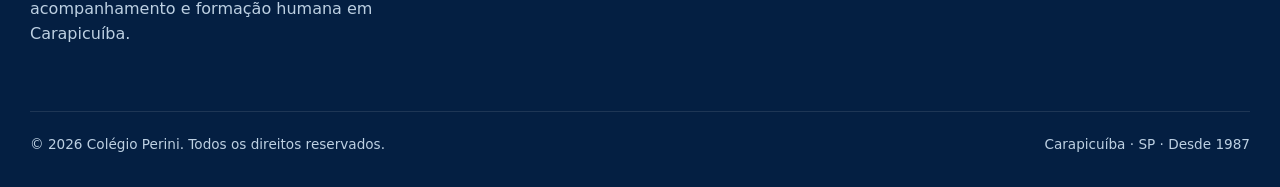
<file: fundamental-1/index.html>
<!DOCTYPE html>

<html lang="pt-BR"><head><meta charset="utf-8"/><meta content="width=device-width,initial-scale=1,viewport-fit=cover" name="viewport"/><meta content="light" name="color-scheme"/><title>Ensino Fundamental I em Carapicuíba | Colégio Perini</title><meta content="Ensino Fundamental I do 1º ao 5º ano no Colégio Perini, em Carapicuíba: acolhimento, base acadêmica, Sistema COC, projetos e acompanhamento próximo." name="description"/><meta content="#0b4e90" name="theme-color"/><meta content="index,follow,max-image-preview:large" name="robots"/><link href="https://periniebambino.github.io/siteperiniv2/fundamental-1" rel="canonical"/><meta content="pt_BR" property="og:locale"/><meta content="website" property="og:type"/><meta content="Colégio Perini" property="og:site_name"/><meta content="Ensino Fundamental I em Carapicuíba | Colégio Perini" property="og:title"/><meta content="Ensino Fundamental I do 1º ao 5º ano no Colégio Perini, em Carapicuíba: acolhimento, base acadêmica, Sistema COC, projetos e acompanhamento próximo." property="og:description"/><meta content="https://periniebambino.github.io/siteperiniv2/fundamental-1" property="og:url"/><meta content="https://periniebambino.github.io/siteperiniv2/assets/og/perini-social.jpg" property="og:image"/><meta content="summary_large_image" name="twitter:card"/><link href="../assets/icons/favicon-32.png" rel="icon" sizes="32x32" type="image/png"/><link href="../assets/icons/apple-touch-icon.png" rel="apple-touch-icon"/><link href="../css/tokens.css" rel="stylesheet"/><link href="../css/base.css" rel="stylesheet"/><link href="../css/components.css" rel="stylesheet"/><link href="../css/responsive.css" rel="stylesheet"/><link href="../css/rc1-final.css" rel="stylesheet"/><link href="../css/diferenciais.css" rel="stylesheet"/></head><body class="inner-page"><a class="skip-link" href="#conteudo">Pular para o conteúdo</a><header class="site-header" id="site-header"><div class="container nav-shell"><a aria-label="Colégio Perini — início" class="brand" href="../"><img alt="Colégio Perini" height="414" src="../assets/brand/logo-colegio-perini-cropped.webp" width="879"/></a><nav aria-label="Navegação principal" class="desktop-nav"><a href="../#perini">O Perini</a><a href="../#ensino">Ensino</a><a href="../sistema-de-ensino/">Sistema COC</a><a href="../#projetos">Projetos</a><a href="../estrutura-e-vida-escolar/">Estrutura</a><a href="../contato/">Contato</a><a class="portal-link" data-portal="" data-track="portal" href="https://portal.coc.com.br/" rel="noopener noreferrer" target="_blank">Portal do Aluno</a><a class="btn btn-primary btn-sm" data-track="visita-header" data-visit-link="" href="../contato/#agendar">Agende uma visita</a></nav><button aria-controls="mobile-menu" aria-expanded="false" aria-label="Abrir menu" class="menu-toggle" id="menu-toggle" type="button"><span aria-hidden="true"></span></button></div></header>
<div aria-hidden="true" aria-label="Menu de navegação" aria-modal="true" class="mobile-menu" id="mobile-menu" role="dialog"><div class="mobile-menu-inner"><div class="mobile-menu-top"><img alt="Colégio Perini" height="414" src="../assets/brand/logo-colegio-perini-cropped.webp" width="879"/><button aria-label="Fechar menu" class="mobile-close" id="mobile-close" type="button">×</button></div><nav aria-label="Navegação mobile"><a class="mobile-link" href="../#perini">O Perini</a><a class="mobile-link" href="../#ensino">Ensino</a><a class="mobile-link sub" href="../fundamental-1/">Fundamental I</a><a class="mobile-link sub" href="../fundamental-2/">Fundamental II</a><a class="mobile-link sub" href="../ensino-medio/">Ensino Médio</a><a class="mobile-link" href="../sistema-de-ensino/">Sistema COC</a><a class="mobile-link" href="../#projetos">Projetos</a><a class="mobile-link" href="../estrutura-e-vida-escolar/">Estrutura</a><a class="mobile-link" href="../contato/">Contato</a></nav><div class="mobile-menu-actions"><a class="btn btn-primary" data-track="visita-menu" data-visit-link="" href="../contato/#agendar">Agende uma visita</a><a class="btn btn-ghost" data-portal="" href="https://portal.coc.com.br/" rel="noopener noreferrer" target="_blank">Portal do Aluno</a></div></div></div><main id="conteudo"><section class="page-hero cycle-hero cycle-hero-fundamental-1"><div class="container page-hero-layout"><div class="page-hero-copy" data-reveal=""><div class="page-breadcrumb"><a href="../">Início</a><span>›</span><span>Ensino Fundamental I</span></div><span class="eyebrow">Colégio Perini · Carapicuíba</span><h1>Base para aprender.</h1><p>Do 1º ao 5º ano, o estudante constrói fundamentos, hábitos e confiança com acolhimento e acompanhamento próximo.</p><div class="page-hero-actions"><a class="btn btn-primary" data-track="visita-page" data-visit-link="" href="../contato/#agendar">Agende uma visita</a></div></div><div class="page-hero-media" data-reveal=""><img alt="Apresentação do Ensino Fundamental I do Colégio Perini, do 1º ao 5º ano" decoding="async" fetchpriority="high" height="992" src="../assets/ensino/fundamental-1.webp" width="1586"/></div></div></section><section class="editorial-section"><div class="container editorial-layout"><div class="editorial-intro" data-reveal=""><span class="kicker">Do 1º ao 5º ano</span><h2>Conhecimento e acolhimento formam a base.</h2><p>É uma fase de descobertas, desenvolvimento de hábitos, convivência e ganho gradual de autonomia.</p></div><div class="editorial-stack"><article class="editorial-item" data-reveal=""><span>01</span><div><h3>Uma base consistente</h3><p>O Fundamental I fortalece leitura, escrita, raciocínio e resolução de problemas, ajudando o aluno a compreender, expressar ideias e avançar com segurança.</p></div></article><article class="editorial-item" data-reveal=""><span>02</span><div><h3>Curiosidade e participação</h3><p>Atividades e projetos aproximam os conteúdos da realidade e criam oportunidades para perguntar, investigar, experimentar e compartilhar descobertas.</p></div></article><article class="editorial-item" data-reveal=""><span>03</span><div><h3>Rotina com acompanhamento</h3><p>Organização, responsabilidade e hábitos de estudo são desenvolvidos de forma progressiva, com atenção às necessidades de cada estudante.</p></div></article><article class="editorial-item" data-reveal=""><span>04</span><div><h3>Acolhimento e parceria</h3><p>O aluno é reconhecido em sua individualidade, e a comunicação com as famílias ajuda a manter escola e responsáveis próximos ao processo de aprendizagem.</p></div></article></div></div></section>
<section class="real-story-section">
<div class="container real-story-grid">
<figure class="real-story-media" data-reveal="">
<img alt="Estudantes do Ensino Fundamental I em atividade de teatro de sombras no Colégio Perini" class="" data-real-image="fundamental1Project" decoding="async" height="1254" loading="lazy" sizes="(max-width:720px) 92vw, 50vw" src="../assets/real/fundamental1-teatro-sombras.webp" srcset="../assets/real/fundamental1-teatro-sombras-720.webp 720w, ../assets/real/fundamental1-teatro-sombras.webp 1254w" width="1254"/>
</figure>
<div class="real-story-copy" data-reveal="">
<span class="kicker">Aprendizagem em movimento</span>
<h2>Aprender é investigar, criar e apresentar.</h2>
<p>Em atividades práticas, os alunos experimentam, produzem e compartilham descobertas, dando sentido ao que aprendem.</p>
</div>
</div>
</section><section aria-labelledby="diff-f1-title" class="section perini-diff perini-diff-f1 perini-diff-v31-f1">
<div class="container perini-diff-v31-f1-layout">
<div class="perini-diff-v31-f1-copy" data-reveal="">
<span class="kicker kicker-light">Educacross</span>
<h2 class="title-lg" id="diff-f1-title">Cada aluno tem um ritmo. A aprendizagem precisa acompanhar.</h2>
<p>Do 1º ao 5º ano, o Educacross integra experiências digitais ao trabalho pedagógico do Perini, ampliando oportunidades de prática e acompanhamento.</p>
<div class="perini-diff-v31-f1-steps">
<article><span>01</span><div><h3>Praticar</h3><p>Jogos e desafios conectados ao conteúdo.</p></div></article>
<article><span>02</span><div><h3>Avançar</h3><p>Experiências que ampliam as oportunidades de aprendizagem.</p></div></article>
<article><span>03</span><div><h3>Acompanhar</h3><p>Informações que apoiam o olhar do professor sobre o desenvolvimento.</p></div></article>
</div>
<p class="perini-diff-v31-value perini-diff-v31-value--light">Tecnologia como recurso pedagógico — com o professor no centro da aprendizagem.</p>
</div>
<div aria-label="Como o Educacross amplia a aprendizagem no Fundamental I" class="perini-diff-v31-f1-media perini-diff-v31-f1-canvas" data-reveal="">
  <div class="perini-diff-v31-f1-board">
    <header><span>Educacross no Perini</span><strong>Praticar. Avançar. Acompanhar.</strong></header>
    <div class="perini-diff-v31-f1-board-grid">
      <article><span>PRATICAR</span><strong>Jogos e desafios</strong><p>Mais oportunidades de exercitar conteúdos de forma ativa.</p></article>
      <article><span>AVANÇAR</span><strong>Diferentes ritmos</strong><p>Experiências que ampliam caminhos de aprendizagem.</p></article>
      <article><span>ACOMPANHAR</span><strong>Olhar do professor</strong><p>Informações que apoiam o acompanhamento do desenvolvimento.</p></article>
    </div>
    <footer>Do 1º ao 5º ano · Matemática · Língua Portuguesa · Alfabetização e leitura</footer>
  </div>
</div>
</div>
</section><section class="content-band"><div class="container content-band-layout"><div data-reveal=""><span class="kicker kicker-light">Sistema COC no Fundamental I</span><h2>Material e recursos a serviço da aprendizagem.</h2><p>No Fundamental I, o Sistema COC integra material didático, recursos digitais, avaliações e apoio ao desenvolvimento de hábitos de estudo.</p></div><div class="content-band-list" data-reveal=""><div>Material didático atualizado e alinhado à BNCC</div><div>Recursos digitais para estudos e atividades</div><div>Avaliações para acompanhar o desenvolvimento</div><div>Autonomia e hábitos de estudo construídos gradualmente</div></div></div></section><section class="editorial-section alt"><div class="container editorial-layout"><div class="editorial-intro" data-reveal=""><span class="kicker">Próxima etapa</span><h2>Autonomia com acompanhamento contínuo.</h2><p>A passagem para o Fundamental II amplia responsabilidades e conteúdos. O objetivo é que o estudante avance com base, hábitos e confiança para a nova etapa.</p></div><div class="editorial-stack"><article class="editorial-item" data-reveal=""><span>→</span><div><h3>Conheça o Fundamental II</h3><p>Veja como o Perini acompanha o aumento de autonomia, a ampliação dos conteúdos e as mudanças próprias da pré-adolescência.</p><div class="bullet-inline"><span>Autonomia</span><span>Projetos</span><span>Pertencimento</span><span>Acompanhamento</span></div><p style="margin-top:1.2rem"><a class="text-link" href="../fundamental-2/">Continuar a jornada <span aria-hidden="true">→</span></a></p></div></article></div></div></section><section class="page-cta"><div class="container page-cta-inner"><div><h2>Veja o Fundamental I no dia a dia.</h2><p>Agende uma visita, conheça a proposta e converse com a equipe sobre essa fase.</p></div><div class="page-cta-actions"><a class="btn btn-white" data-visit-link="" href="../contato/#agendar">Agende uma visita</a><a class="btn btn-outline" data-stage-visit="Ensino Fundamental I" href="https://wa.me/5511983668260?text=Ol%C3%A1%21%20Conheci%20o%20Col%C3%A9gio%20Perini%20pelo%20site%20e%20gostaria%20de%20informa%C3%A7%C3%B5es%20sobre%20Ensino%20Fundamental%20I." rel="noopener noreferrer" target="_blank">Falar sobre o Fundamental I</a></div></div></section></main><footer class="footer"><div class="container footer-grid"><div class="footer-brand"><div class="footer-logo-shell"><img alt="Colégio Perini" height="414" src="../assets/brand/logo-colegio-perini-cropped.webp" width="879"/></div><p>Do Fundamental I ao Ensino Médio, educação com Sistema COC, acompanhamento e formação humana em Carapicuíba.</p></div><div><h3>O Perini</h3><a href="../#historia">Nossa História</a><a href="../#professores">Professores</a><a href="../#projetos">Projetos</a></div><div><h3>Ensino</h3><a href="../fundamental-1/">Fundamental I</a><a href="../fundamental-2/">Fundamental II</a><a href="../ensino-medio/">Ensino Médio</a><a href="../sistema-de-ensino/">Sistema COC</a></div><div><h3>Contato</h3><a data-whatsapp="" href="https://wa.me/5511983668260?text=Ol%C3%A1%21%20Conheci%20o%20Col%C3%A9gio%20Perini%20pelo%20site%20e%20gostaria%20de%20mais%20informa%C3%A7%C3%B5es." rel="noopener noreferrer" target="_blank">WhatsApp</a><a data-phone="" href="tel:+551141645073">Telefone</a><a data-portal="" href="https://portal.coc.com.br/" rel="noopener noreferrer" target="_blank">Portal do Aluno</a></div></div><div class="container footer-bottom"><span>© <span data-year="">2026</span> Colégio Perini. Todos os direitos reservados.</span><span>Carapicuíba · SP · Desde 1987</span></div></footer><a aria-label="Falar com o Colégio Perini pelo WhatsApp" class="whatsapp-float" data-whatsapp="" href="https://wa.me/5511983668260?text=Ol%C3%A1%21%20Conheci%20o%20Col%C3%A9gio%20Perini%20pelo%20site%20e%20gostaria%20de%20mais%20informa%C3%A7%C3%B5es." rel="noopener noreferrer" target="_blank"><span aria-hidden="true">↗</span><b>Fale com a escola</b></a><div class="mobile-action"><a data-visit-link="" href="../contato/#agendar">Agende uma visita</a></div><script id="org-schema" type="application/ld+json"></script><script id="breadcrumb-schema" type="application/ld+json"></script><script src="../js/config.js"></script><script src="../js/content.js"></script><script src="../js/images.js"></script><script src="../js/site.js"></script></body></html>
</file>
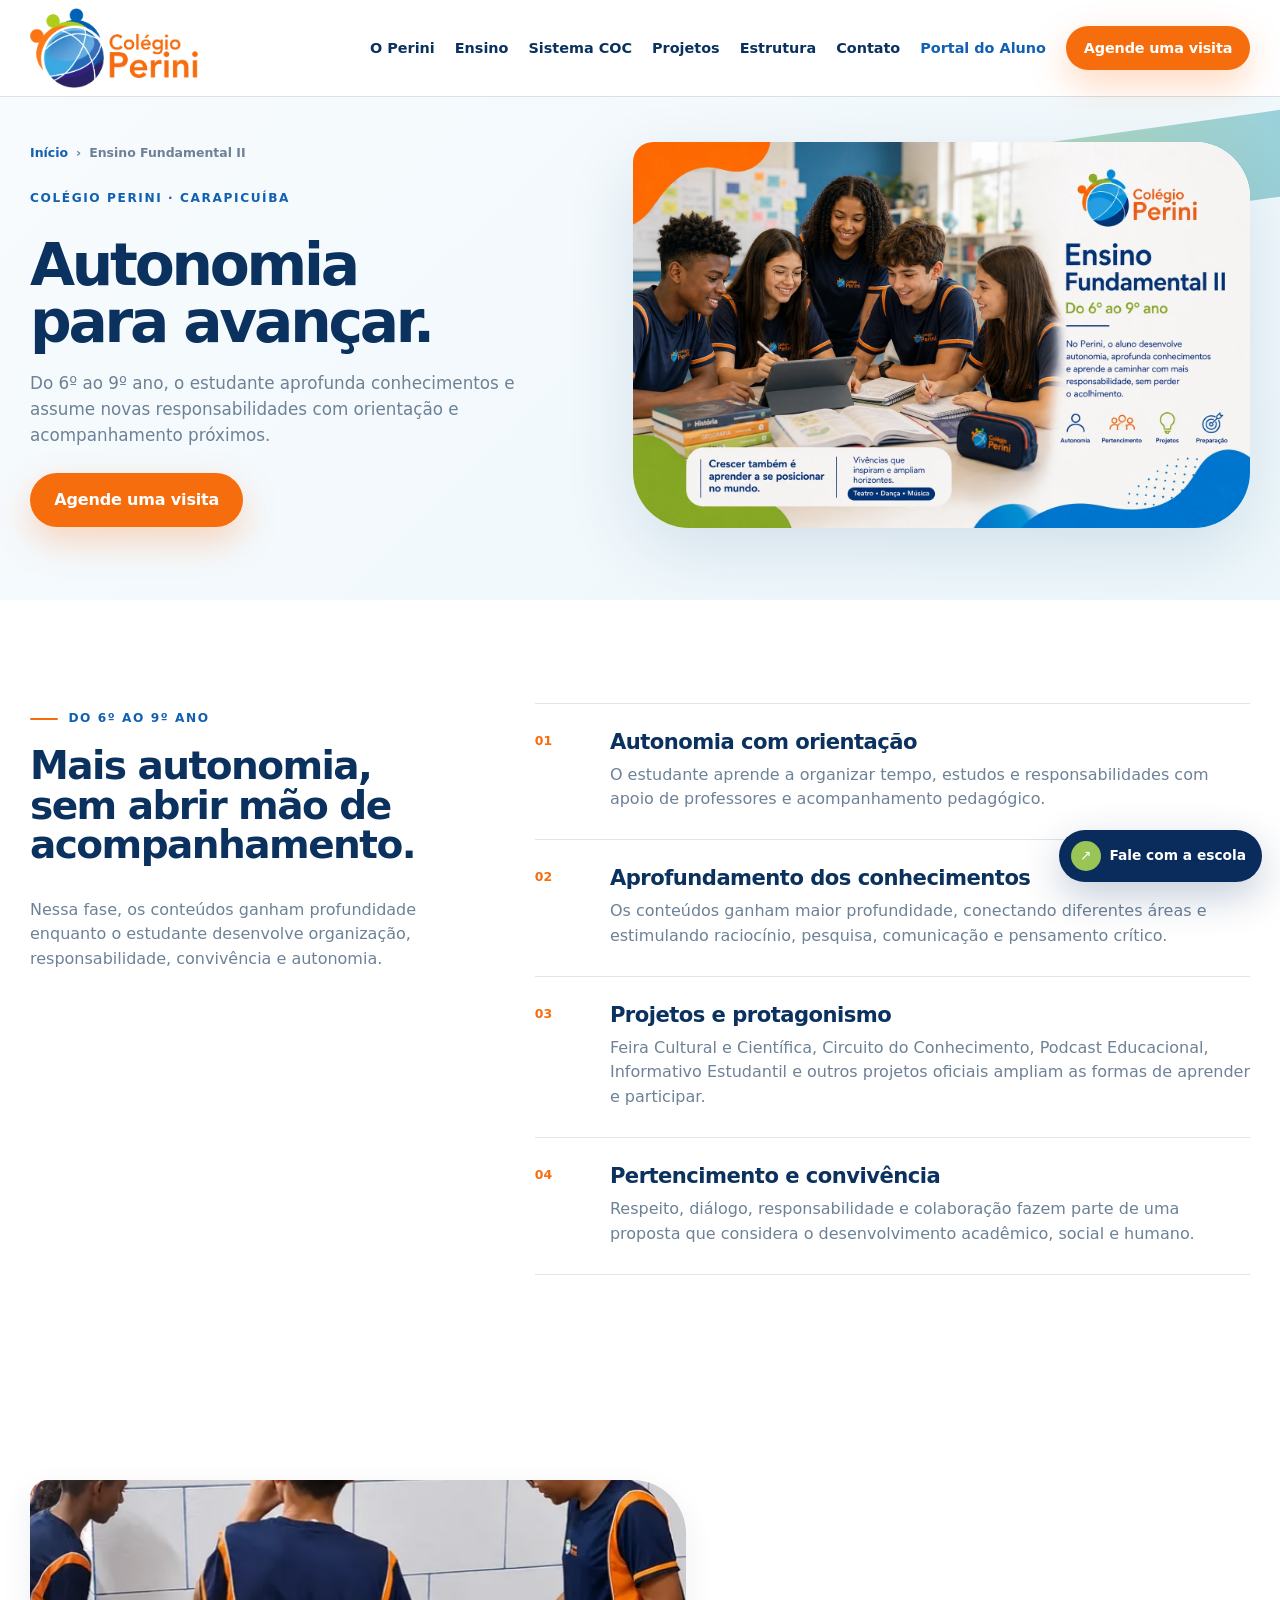
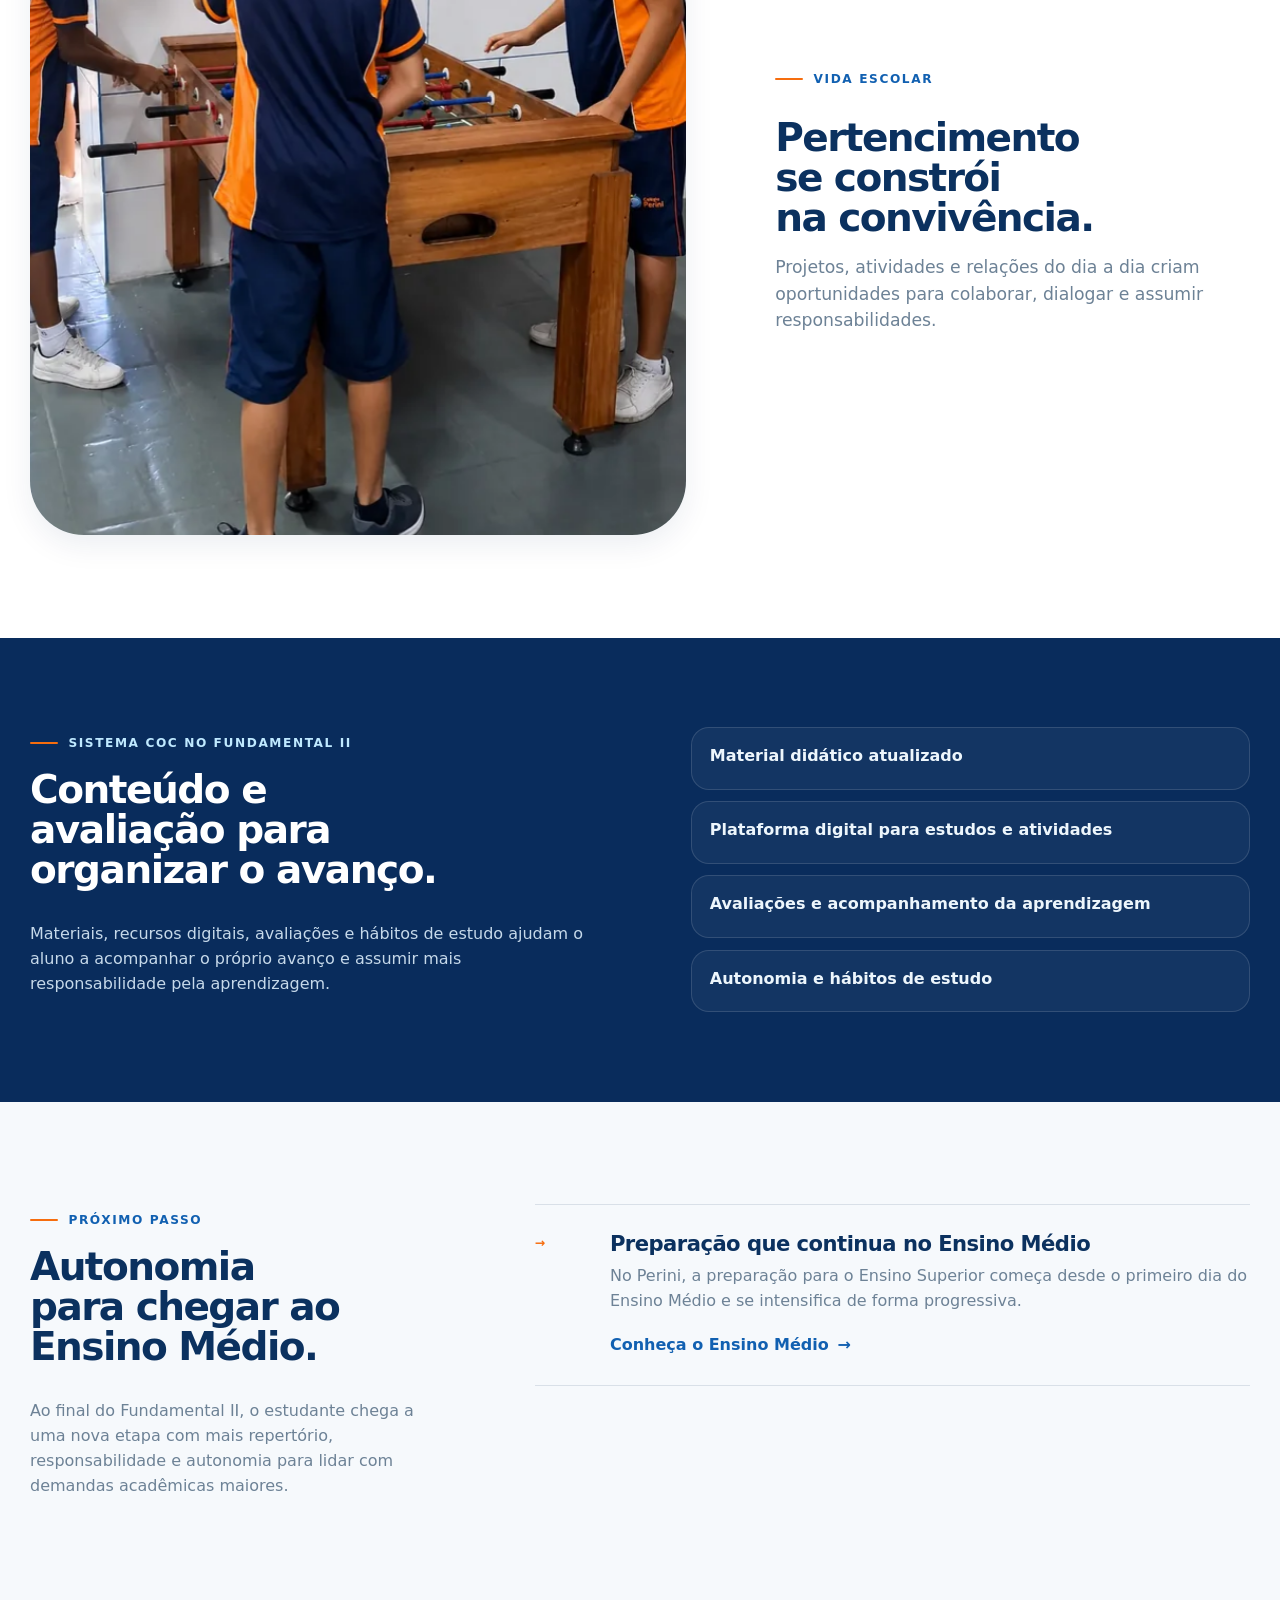
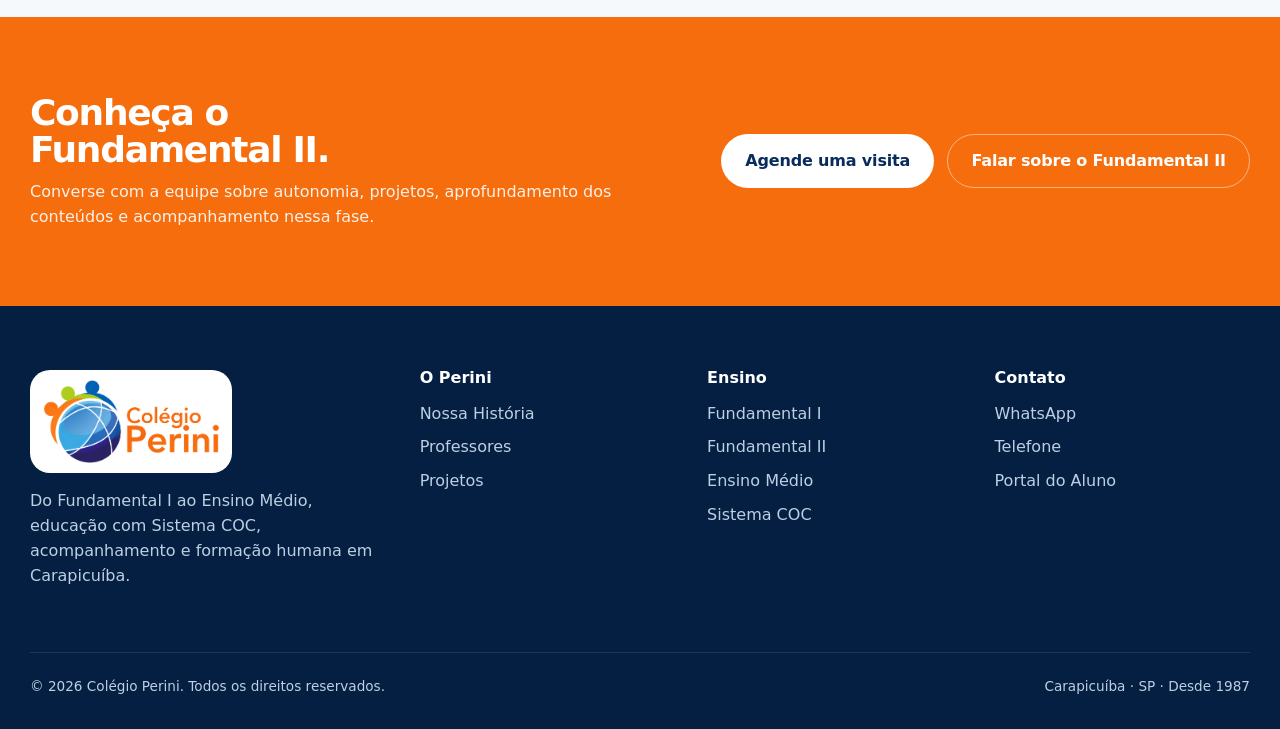
<file: fundamental-2/index.html>
<!DOCTYPE html>

<html lang="pt-BR"><head><meta charset="utf-8"/><meta content="width=device-width,initial-scale=1,viewport-fit=cover" name="viewport"/><meta content="light" name="color-scheme"/><title>Ensino Fundamental II em Carapicuíba | Colégio Perini</title><meta content="Ensino Fundamental II do 6º ao 9º ano no Colégio Perini, em Carapicuíba: autonomia, projetos, Sistema COC e acompanhamento próximo." name="description"/><meta content="#0b4e90" name="theme-color"/><meta content="index,follow,max-image-preview:large" name="robots"/><link href="https://periniebambino.github.io/siteperiniv2/fundamental-2" rel="canonical"/><meta content="pt_BR" property="og:locale"/><meta content="website" property="og:type"/><meta content="Colégio Perini" property="og:site_name"/><meta content="Ensino Fundamental II em Carapicuíba | Colégio Perini" property="og:title"/><meta content="Ensino Fundamental II do 6º ao 9º ano no Colégio Perini, em Carapicuíba: autonomia, projetos, Sistema COC e acompanhamento próximo." property="og:description"/><meta content="https://periniebambino.github.io/siteperiniv2/fundamental-2" property="og:url"/><meta content="https://periniebambino.github.io/siteperiniv2/assets/og/perini-social.jpg" property="og:image"/><meta content="summary_large_image" name="twitter:card"/><link href="../assets/icons/favicon-32.png" rel="icon" sizes="32x32" type="image/png"/><link href="../assets/icons/apple-touch-icon.png" rel="apple-touch-icon"/><link href="../css/tokens.css" rel="stylesheet"/><link href="../css/base.css" rel="stylesheet"/><link href="../css/components.css" rel="stylesheet"/><link href="../css/responsive.css" rel="stylesheet"/><link href="../css/rc1-final.css" rel="stylesheet"/></head><body class="inner-page"><a class="skip-link" href="#conteudo">Pular para o conteúdo</a><header class="site-header" id="site-header"><div class="container nav-shell"><a aria-label="Colégio Perini — início" class="brand" href="../"><img alt="Colégio Perini" height="414" src="../assets/brand/logo-colegio-perini-cropped.webp" width="879"/></a><nav aria-label="Navegação principal" class="desktop-nav"><a href="../#perini">O Perini</a><a href="../#ensino">Ensino</a><a href="../sistema-de-ensino/">Sistema COC</a><a href="../#projetos">Projetos</a><a href="../estrutura-e-vida-escolar/">Estrutura</a><a href="../contato/">Contato</a><a class="portal-link" data-portal="" data-track="portal" href="https://portal.coc.com.br/" rel="noopener noreferrer" target="_blank">Portal do Aluno</a><a class="btn btn-primary btn-sm" data-track="visita-header" data-visit-link="" href="../contato/#agendar">Agende uma visita</a></nav><button aria-controls="mobile-menu" aria-expanded="false" aria-label="Abrir menu" class="menu-toggle" id="menu-toggle" type="button"><span aria-hidden="true"></span></button></div></header>
<div aria-hidden="true" aria-label="Menu de navegação" aria-modal="true" class="mobile-menu" id="mobile-menu" role="dialog"><div class="mobile-menu-inner"><div class="mobile-menu-top"><img alt="Colégio Perini" height="414" src="../assets/brand/logo-colegio-perini-cropped.webp" width="879"/><button aria-label="Fechar menu" class="mobile-close" id="mobile-close" type="button">×</button></div><nav aria-label="Navegação mobile"><a class="mobile-link" href="../#perini">O Perini</a><a class="mobile-link" href="../#ensino">Ensino</a><a class="mobile-link sub" href="../fundamental-1/">Fundamental I</a><a class="mobile-link sub" href="../fundamental-2/">Fundamental II</a><a class="mobile-link sub" href="../ensino-medio/">Ensino Médio</a><a class="mobile-link" href="../sistema-de-ensino/">Sistema COC</a><a class="mobile-link" href="../#projetos">Projetos</a><a class="mobile-link" href="../estrutura-e-vida-escolar/">Estrutura</a><a class="mobile-link" href="../contato/">Contato</a></nav><div class="mobile-menu-actions"><a class="btn btn-primary" data-track="visita-menu" data-visit-link="" href="../contato/#agendar">Agende uma visita</a><a class="btn btn-ghost" data-portal="" href="https://portal.coc.com.br/" rel="noopener noreferrer" target="_blank">Portal do Aluno</a></div></div></div><main id="conteudo"><section class="page-hero cycle-hero cycle-hero-fundamental-2"><div class="container page-hero-layout"><div class="page-hero-copy" data-reveal=""><div class="page-breadcrumb"><a href="../">Início</a><span>›</span><span>Ensino Fundamental II</span></div><span class="eyebrow">Colégio Perini · Carapicuíba</span><h1>Autonomia para avançar.</h1><p>Do 6º ao 9º ano, o estudante aprofunda conhecimentos e assume novas responsabilidades com orientação e acompanhamento próximos.</p><div class="page-hero-actions"><a class="btn btn-primary" data-track="visita-page" data-visit-link="" href="../contato/#agendar">Agende uma visita</a></div></div><div class="page-hero-media" data-reveal=""><img alt="Apresentação do Ensino Fundamental II do Colégio Perini, do 6º ao 9º ano" decoding="async" fetchpriority="high" height="992" src="../assets/ensino/fundamental-2.webp" width="1586"/></div></div></section><section class="editorial-section"><div class="container editorial-layout"><div class="editorial-intro" data-reveal=""><span class="kicker">Do 6º ao 9º ano</span><h2>Mais autonomia, sem abrir mão de acompanhamento.</h2><p>Nessa fase, os conteúdos ganham profundidade enquanto o estudante desenvolve organização, responsabilidade, convivência e autonomia.</p></div><div class="editorial-stack"><article class="editorial-item" data-reveal=""><span>01</span><div><h3>Autonomia com orientação</h3><p>O estudante aprende a organizar tempo, estudos e responsabilidades com apoio de professores e acompanhamento pedagógico.</p></div></article><article class="editorial-item" data-reveal=""><span>02</span><div><h3>Aprofundamento dos conhecimentos</h3><p>Os conteúdos ganham maior profundidade, conectando diferentes áreas e estimulando raciocínio, pesquisa, comunicação e pensamento crítico.</p></div></article><article class="editorial-item" data-reveal=""><span>03</span><div><h3>Projetos e protagonismo</h3><p>Feira Cultural e Científica, Circuito do Conhecimento, Podcast Educacional, Informativo Estudantil e outros projetos oficiais ampliam as formas de aprender e participar.</p></div></article><article class="editorial-item" data-reveal=""><span>04</span><div><h3>Pertencimento e convivência</h3><p>Respeito, diálogo, responsabilidade e colaboração fazem parte de uma proposta que considera o desenvolvimento acadêmico, social e humano.</p></div></article></div></div></section>
<section class="real-story-section">
<div class="container real-story-grid">
<figure class="real-story-media real-story-games" data-reveal="">
<img alt="Estudantes do Colégio Perini em momento de convivência na escola" class="" data-real-image="schoolLifeGames" decoding="async" height="1227" loading="lazy" sizes="(max-width:720px) 92vw, 50vw" src="../assets/real/vida-escolar-convivencia.webp" srcset="../assets/real/vida-escolar-convivencia-720.webp 720w, ../assets/real/vida-escolar-convivencia.webp 1122w" width="1122"/>
</figure>
<div class="real-story-copy" data-reveal="">
<span class="kicker">Vida escolar</span>
<h2>Pertencimento se constrói na convivência.</h2>
<p>Projetos, atividades e relações do dia a dia criam oportunidades para colaborar, dialogar e assumir responsabilidades.</p>
</div>
</div>
</section><section class="content-band"><div class="container content-band-layout"><div data-reveal=""><span class="kicker kicker-light">Sistema COC no Fundamental II</span><h2>Conteúdo e avaliação para organizar o avanço.</h2><p>Materiais, recursos digitais, avaliações e hábitos de estudo ajudam o aluno a acompanhar o próprio avanço e assumir mais responsabilidade pela aprendizagem.</p></div><div class="content-band-list" data-reveal=""><div>Material didático atualizado</div><div>Plataforma digital para estudos e atividades</div><div>Avaliações e acompanhamento da aprendizagem</div><div>Autonomia e hábitos de estudo</div></div></div></section><section class="editorial-section alt"><div class="container editorial-layout"><div class="editorial-intro" data-reveal=""><span class="kicker">Próximo passo</span><h2>Autonomia para chegar ao Ensino Médio.</h2><p>Ao final do Fundamental II, o estudante chega a uma nova etapa com mais repertório, responsabilidade e autonomia para lidar com demandas acadêmicas maiores.</p></div><div class="editorial-stack"><article class="editorial-item" data-reveal=""><span>→</span><div><h3>Preparação que continua no Ensino Médio</h3><p>No Perini, a preparação para o Ensino Superior começa desde o primeiro dia do Ensino Médio e se intensifica de forma progressiva.</p><p style="margin-top:1.2rem"><a class="text-link" href="../ensino-medio/">Conheça o Ensino Médio <span aria-hidden="true">→</span></a></p></div></article></div></div></section><section class="page-cta"><div class="container page-cta-inner"><div><h2>Conheça o Fundamental II.</h2><p>Converse com a equipe sobre autonomia, projetos, aprofundamento dos conteúdos e acompanhamento nessa fase.</p></div><div class="page-cta-actions"><a class="btn btn-white" data-visit-link="" href="../contato/#agendar">Agende uma visita</a><a class="btn btn-outline" data-stage-visit="Ensino Fundamental II" href="https://wa.me/5511983668260?text=Ol%C3%A1%21%20Conheci%20o%20Col%C3%A9gio%20Perini%20pelo%20site%20e%20gostaria%20de%20informa%C3%A7%C3%B5es%20sobre%20Ensino%20Fundamental%20II." rel="noopener noreferrer" target="_blank">Falar sobre o Fundamental II</a></div></div></section></main><footer class="footer"><div class="container footer-grid"><div class="footer-brand"><div class="footer-logo-shell"><img alt="Colégio Perini" height="414" src="../assets/brand/logo-colegio-perini-cropped.webp" width="879"/></div><p>Do Fundamental I ao Ensino Médio, educação com Sistema COC, acompanhamento e formação humana em Carapicuíba.</p></div><div><h3>O Perini</h3><a href="../#historia">Nossa História</a><a href="../#professores">Professores</a><a href="../#projetos">Projetos</a></div><div><h3>Ensino</h3><a href="../fundamental-1/">Fundamental I</a><a href="../fundamental-2/">Fundamental II</a><a href="../ensino-medio/">Ensino Médio</a><a href="../sistema-de-ensino/">Sistema COC</a></div><div><h3>Contato</h3><a data-whatsapp="" href="https://wa.me/5511983668260?text=Ol%C3%A1%21%20Conheci%20o%20Col%C3%A9gio%20Perini%20pelo%20site%20e%20gostaria%20de%20mais%20informa%C3%A7%C3%B5es." rel="noopener noreferrer" target="_blank">WhatsApp</a><a data-phone="" href="tel:+551141645073">Telefone</a><a data-portal="" href="https://portal.coc.com.br/" rel="noopener noreferrer" target="_blank">Portal do Aluno</a></div></div><div class="container footer-bottom"><span>© <span data-year="">2026</span> Colégio Perini. Todos os direitos reservados.</span><span>Carapicuíba · SP · Desde 1987</span></div></footer><a aria-label="Falar com o Colégio Perini pelo WhatsApp" class="whatsapp-float" data-whatsapp="" href="https://wa.me/5511983668260?text=Ol%C3%A1%21%20Conheci%20o%20Col%C3%A9gio%20Perini%20pelo%20site%20e%20gostaria%20de%20mais%20informa%C3%A7%C3%B5es." rel="noopener noreferrer" target="_blank"><span aria-hidden="true">↗</span><b>Fale com a escola</b></a><div class="mobile-action"><a data-visit-link="" href="../contato/#agendar">Agende uma visita</a></div><script id="org-schema" type="application/ld+json"></script><script id="breadcrumb-schema" type="application/ld+json"></script><script src="../js/config.js"></script><script src="../js/content.js"></script><script src="../js/images.js"></script><script src="../js/site.js"></script></body></html>
</file>
<file: css/tokens.css>
:root{
  --blue-950:#092c5c;
  --blue-900:#0b4e90;
  --blue-800:#1160b1;
  --blue-600:#2a8bcb;
  --blue-500:#3ca9e2;
  --purple:#2a2267;
  --orange:#f66d0e;
  --orange-soft:#fff1e7;
  --green:#99c456;
  --green-strong:#78a62f;
  --green-soft:#f1f7e8;
  --ink:#0b315f;
  --text:#355571;
  --muted:#6d8296;
  --white:#fff;
  --surface:#f6f9fc;
  --surface-blue:#ecf7fc;
  --line:rgba(9,44,92,.12);
  --line-dark:rgba(255,255,255,.16);
  --shadow-sm:0 10px 30px rgba(9,44,92,.08);
  --shadow:0 28px 90px rgba(9,44,92,.15);
  --r-sm:14px;
  --r-md:24px;
  --r-lg:38px;
  --r-xl:58px;
  --container:min(1220px,calc(100% - 48px));
  --ease:cubic-bezier(.2,.75,.2,1);
}
</file>
<file: css/base.css>
*{box-sizing:border-box}html{scroll-behavior:smooth;scroll-padding-top:90px}body{margin:0;font-family:"Avenir Next",Inter,ui-sans-serif,system-ui,-apple-system,BlinkMacSystemFont,"Segoe UI",sans-serif;color:var(--text);background:#fff;line-height:1.55;-webkit-font-smoothing:antialiased}body.menu-open{overflow:hidden}img{display:block;max-width:100%}a{color:inherit;text-decoration:none}button{font:inherit}h1,h2,h3,p{margin-top:0}h1,h2,h3{font-weight:800;color:var(--ink);letter-spacing:-.045em;line-height:.98}h1{font-size:clamp(4rem,7.5vw,7.4rem)}h2{font-size:clamp(2.45rem,5.1vw,5.15rem)}h3{font-size:clamp(1.45rem,2.4vw,2.35rem)}p{font-size:clamp(1rem,1.25vw,1.13rem)}.container{width:var(--container);margin-inline:auto}.section{padding:clamp(5.3rem,9vw,9rem) 0}.section-head{max-width:860px;margin-bottom:clamp(2.4rem,5vw,4.4rem)}.section-head>p{max-width:680px;color:var(--muted)}.split-head{max-width:none;display:grid;grid-template-columns:1.15fr .85fr;gap:5rem;align-items:end}.split-head>p{margin:0 0 .6rem}.kicker,.eyebrow{display:inline-flex;align-items:center;gap:.65rem;text-transform:uppercase;letter-spacing:.13em;font-weight:900;font-size:.76rem;color:var(--blue-800);margin-bottom:1.1rem}.kicker:before{content:"";width:28px;height:2px;border-radius:99px;background:var(--orange)}.kicker-light{color:#bfe9ff}.btn{display:inline-flex;align-items:center;justify-content:center;min-height:54px;padding:0 1.45rem;border-radius:999px;font-weight:850;letter-spacing:-.01em;border:1px solid transparent;transition:.28s var(--ease)}.btn:hover{transform:translateY(-2px)}.btn-sm{min-height:44px;padding:0 1.05rem;font-size:.9rem}.btn-lg{min-height:62px;padding:0 1.8rem}.btn-primary{background:var(--orange);color:#fff;box-shadow:0 14px 36px rgba(255,105,0,.26)}.btn-primary:hover{box-shadow:0 18px 42px rgba(255,105,0,.32)}.btn-outline{background:rgba(255,255,255,.7);border-color:var(--line);color:var(--blue-950)}.btn-ghost{border-color:var(--line);color:var(--blue-950)}.btn-white{background:#fff;color:var(--blue-950)}.text-link{display:inline-flex;align-items:center;gap:.55rem;font-weight:850;color:var(--blue-800)}.text-link.light{color:#fff}[data-reveal]{opacity:0;transform:translateY(20px);transition:opacity .7s var(--ease),transform .7s var(--ease)}[data-reveal].is-visible{opacity:1;transform:none}.skip-link{position:fixed;left:16px;top:-100px;background:#fff;padding:.8rem 1rem;z-index:9999;border-radius:12px;box-shadow:var(--shadow-sm)}.skip-link:focus{top:16px}@media(prefers-reduced-motion:reduce){*{scroll-behavior:auto!important;animation:none!important;transition:none!important}[data-reveal]{opacity:1;transform:none}}

:where(a,button,summary):focus-visible{outline:3px solid rgba(246,109,14,.38);outline-offset:4px;border-radius:8px}
button{cursor:pointer}
iframe{border:0}
::selection{background:rgba(60,169,226,.22);color:var(--ink)}

/* V3.3 — equilíbrio editorial sem quebras manuais */
.hero-title,.section-head h2,.page-hero-copy h1,.editorial-intro h2,.reasons-intro h2,.real-story-copy h2,.page-cta h2,.final-cta h2,.contact-copy h2,.visit-intro h1{text-wrap:balance}.hero-intro,.section-head>p,.page-hero-copy>p,.editorial-intro>p,.real-story-copy>p,.page-cta p,.final-cta p,.contact-copy>p,.visit-intro>p{text-wrap:pretty}


/* MASTER v2.1 — escala editorial por contexto.
   A copy é escrita para a composição; font-size não é usado para salvar título excessivo. */
.title-lg{font-size:clamp(2.6rem,4.35vw,4.65rem);line-height:.98;letter-spacing:-.042em;max-width:18ch;text-wrap:balance}
.title-md{font-size:clamp(2.25rem,3.45vw,3.7rem);line-height:1;letter-spacing:-.038em;max-width:19ch;text-wrap:balance}
@media(max-width:720px){
  .title-lg{font-size:clamp(2.45rem,10.6vw,3.55rem);max-width:15ch}
  .title-md{font-size:clamp(2.2rem,9.4vw,3.15rem);max-width:16ch}
}

/* MASTER v2.7 — TITLE SYSTEM
   Normalização tipográfica por função. Mantém a personalidade aprovada,
   mas evita H1/H2 arbitrários, linhas órfãs e massas desproporcionais. */
.inner-page .page-hero-copy h1,
.inner-page .visit-intro h1{
  font-size:clamp(3.15rem,5vw,5.25rem);
  line-height:.96;
  letter-spacing:-.05em;
  max-width:12ch;
  margin-bottom:1.15rem;
  text-wrap:balance;
}
.inner-page .editorial-intro h2,
.inner-page .real-story-copy h2,
.inner-page .real-gallery-section .section-head h2{
  font-size:clamp(2.55rem,4vw,4.25rem);
  line-height:.99;
  letter-spacing:-.04em;
  max-width:15ch;
  text-wrap:balance;
}
.inner-page .content-band h2{
  font-size:clamp(2.35rem,3.45vw,3.65rem);
  line-height:1;
  letter-spacing:-.038em;
  max-width:18ch;
  text-wrap:balance;
}
.inner-page .page-cta h2{
  font-size:clamp(2.25rem,3.25vw,3.45rem);
  line-height:1;
  letter-spacing:-.036em;
  max-width:18ch;
  text-wrap:balance;
}
.inner-page .editorial-item h3,
.inner-page .structure-page-card h3{
  font-size:clamp(1.32rem,1.65vw,1.7rem);
  line-height:1.08;
  letter-spacing:-.025em;
  text-wrap:balance;
}
.inner-page .page-hero-copy>p,
.inner-page .editorial-intro>p,
.inner-page .content-band p,
.inner-page .page-cta p,
.inner-page .visit-intro>p{
  text-wrap:pretty;
}
/* Heroes dos ciclos já aprovados: a v2.6 continua soberana. */
.inner-page .cycle-hero .page-hero-copy h1{
  font-size:clamp(3.35rem,5.15vw,5.45rem);
  line-height:.94;
  max-width:10.8ch;
}
/* Contato: H1 de contexto, não um outdoor. */
.inner-page.contact-page .visit-intro h1{max-width:10.5ch}
</file>
<file: css/components.css>
.campaign{position:relative;z-index:1200;background:var(--blue-950);color:#fff;text-align:center;padding:.55rem 1rem;font-size:.9rem}.site-header{position:fixed;inset:0 0 auto;z-index:1100;transition:.3s var(--ease)}.site-header.is-scrolled{background:rgba(255,255,255,.94);backdrop-filter:blur(18px);box-shadow:0 1px 0 var(--line)}.nav-shell{height:96px;display:flex;align-items:center;justify-content:space-between;gap:2rem;transition:.3s var(--ease)}.site-header.is-scrolled .nav-shell{height:76px}.brand img{width:168px;height:auto;max-height:none;object-fit:contain}.desktop-nav{display:flex;align-items:center;gap:1.25rem;font-size:.9rem;font-weight:760;color:var(--ink)}.desktop-nav>a:not(.btn){padding:.4rem 0;position:relative}.desktop-nav>a:not(.btn):after{content:"";position:absolute;height:2px;left:0;right:100%;bottom:0;background:var(--orange);transition:.25s}.desktop-nav>a:not(.btn):hover:after{right:0}.portal-link{color:var(--blue-800)!important}.menu-toggle{display:none;width:46px;height:46px;border:1px solid var(--line);border-radius:50%;background:rgba(255,255,255,.88);align-items:center;justify-content:center;color:var(--ink)}.menu-toggle span,.menu-toggle span:before,.menu-toggle span:after{content:"";display:block;width:21px;height:2px;background:currentColor;position:relative}.menu-toggle span:before,.menu-toggle span:after{position:absolute;left:0}.menu-toggle span:before{top:-7px}.menu-toggle span:after{top:7px}.mobile-menu{position:fixed;inset:0;background:#fff;z-index:1150;transform:translateX(100%);transition:.38s var(--ease);visibility:hidden}.mobile-menu.is-open{transform:none;visibility:visible}.mobile-menu-inner{height:100%;overflow:auto;padding:22px 24px 34px}.mobile-menu-top{display:flex;align-items:center;justify-content:space-between;margin-bottom:1.5rem}.mobile-menu-top img{width:150px;height:auto}.mobile-close{border:0;background:var(--surface);width:44px;height:44px;border-radius:50%;font-size:1.7rem;color:var(--ink)}.mobile-menu nav{display:grid}.mobile-menu nav a{padding:1rem 0;border-bottom:1px solid var(--line);font-size:1.18rem;font-weight:850;color:var(--ink)}.mobile-menu nav a.sub{font-size:.98rem;padding-left:1rem;color:var(--text)}.mobile-menu-actions{display:grid;gap:.75rem;margin-top:1.5rem}
.hero{position:relative;overflow:hidden;min-height:100svh;padding:132px 0 76px;background:linear-gradient(125deg,#fbfdff 0%,#f3f9fd 55%,#edf8fc 100%);display:flex;align-items:center}.hero-bg{position:absolute;inset:0;background:radial-gradient(circle at 10% 15%,rgba(255,105,0,.12),transparent 22%),radial-gradient(circle at 86% 78%,rgba(145,188,31,.12),transparent 21%)}.hero-layout{position:relative;z-index:2;display:grid;grid-template-columns:.88fr 1.12fr;gap:clamp(2rem,5vw,5rem);align-items:center}.hero-copy{max-width:630px}.hero-title{margin-bottom:1.55rem}.hero-title span{display:block}.hero-title span:nth-child(1){color:var(--blue-950)}.hero-title span:nth-child(2){color:var(--orange)}.hero-title span:nth-child(3){color:var(--green)}.hero-intro{font-size:clamp(1.1rem,1.6vw,1.35rem);max-width:590px;color:#4d6983}.hero-actions{display:flex;gap:.8rem;flex-wrap:wrap;margin-top:2rem}.hero-trust{display:grid;grid-template-columns:repeat(3,1fr);gap:1rem;margin-top:3rem;padding-top:1.45rem;border-top:1px solid var(--line)}.hero-trust span{display:grid;gap:.2rem}.hero-trust b{color:var(--ink);font-size:.95rem}.hero-trust small{color:var(--muted);font-size:.78rem}.hero-visual{position:relative}.hero-image-wrap{position:relative;aspect-ratio:1.16/1;border-radius:18px 64px 64px 64px;overflow:hidden;box-shadow:var(--shadow);background:#ddeaf3}.hero-image-wrap img{width:100%;height:100%;object-fit:cover;object-position:66% center;transform:scale(1.02)}.hero-image-wrap:before{content:"";position:absolute;z-index:1;left:0;top:0;width:31%;height:31%;background:linear-gradient(90deg,rgba(255,255,255,.99) 0%,rgba(255,255,255,.96) 55%,rgba(255,255,255,0) 100%);pointer-events:none}.hero-image-wrap:after{content:"";position:absolute;inset:0;border-radius:inherit;box-shadow:inset 0 0 0 1px rgba(255,255,255,.5)}.hero-note{position:absolute;left:-32px;bottom:34px;background:rgba(255,255,255,.93);backdrop-filter:blur(16px);border:1px solid rgba(255,255,255,.7);box-shadow:0 18px 55px rgba(5,46,97,.18);border-radius:22px;padding:1rem 1.15rem;display:flex;gap:.8rem;align-items:flex-start;max-width:300px}.hero-note .dot{width:11px;height:11px;border-radius:50%;background:var(--green);margin-top:.35rem;box-shadow:0 0 0 6px rgba(145,188,31,.14)}.hero-note strong{display:block;color:var(--ink);line-height:1.25}.hero-note small{display:block;color:var(--muted);margin-top:.2rem}.hero-wave{position:absolute;right:-8%;top:18%;width:44%;height:86px;border-radius:999px;background:linear-gradient(90deg,var(--green),var(--blue-500));transform:rotate(-9deg);opacity:.95;z-index:1}
.essence{background:#fff}.essence-grid{display:grid;grid-template-columns:1.05fr .9fr 1.05fr;gap:1rem}.pillar{position:relative;overflow:hidden;min-height:370px;padding:2.2rem;border-radius:var(--r-lg);display:flex;flex-direction:column;justify-content:flex-end}.pillar:before{content:"";position:absolute;width:220px;height:220px;border-radius:50%;right:-82px;top:-90px;opacity:.16}.pillar.aprender{background:var(--surface-blue)}.pillar.aprender:before{background:var(--blue-500)}.pillar.pertencer{background:var(--orange-soft);transform:translateY(28px)}.pillar.pertencer:before{background:var(--orange)}.pillar.transformar{background:var(--green-soft)}.pillar.transformar:before{background:var(--green)}.pillar .num{position:absolute;top:1.7rem;left:2rem;font-weight:900;color:var(--muted);font-size:.8rem}.pillar h3{font-size:clamp(2.3rem,4vw,3.9rem);margin:0 0 .8rem}.pillar p{margin:0;max-width:310px}
.stages{background:var(--surface)}.stages-grid{display:grid;gap:1.6rem}.stage-card{background:#fff;border-radius:var(--r-lg);overflow:hidden;display:grid;grid-template-columns:1fr 1fr;min-height:500px;box-shadow:0 12px 46px rgba(5,46,97,.07)}.stage-card:nth-child(even){grid-template-columns:1fr 1fr}.stage-card:nth-child(even) .stage-media{order:2}.stage-media{overflow:hidden}.stage-media img{width:100%;height:100%;object-fit:cover;transition:transform .6s var(--ease)}.stage-card:hover .stage-media img{transform:scale(1.018)}.stage-copy{padding:clamp(2rem,4.25vw,4rem);display:flex;flex-direction:column;justify-content:center}.stage-copy>span{font-size:.76rem;text-transform:uppercase;letter-spacing:.105em;font-weight:900;color:var(--green);max-width:38ch}.stage-copy h3{font-size:clamp(2rem,3.45vw,3.35rem);line-height:1.02;margin:.75rem 0 1rem;max-width:14ch;text-wrap:balance}.stage-copy p{color:var(--text);max-width:470px;text-wrap:pretty}.stage-copy a{font-weight:850;color:var(--blue-800);margin-top:.8rem}
.history{overflow:hidden}.history-layout{display:grid;grid-template-columns:.9fr 1.1fr;gap:clamp(3rem,7vw,7rem);align-items:center}.history-panel{min-height:520px;border-radius:var(--r-xl);padding:3rem;background:var(--blue-950);color:#fff;display:flex;flex-direction:column;justify-content:space-between;position:relative;overflow:hidden}.history-year{font-weight:900;font-size:clamp(5.5rem,11vw,9.5rem);line-height:.78;letter-spacing:-.08em}.history-panel p{max-width:300px;color:#d2e2f2;position:relative;z-index:2}.history-orbit{position:absolute;width:620px;height:120px;border-radius:999px;background:linear-gradient(90deg,var(--green),var(--blue-500));left:-210px;bottom:56px;transform:rotate(-10deg)}.history-copy>p{font-size:1.18rem}.history-values{display:flex;flex-wrap:wrap;gap:.6rem;margin-top:2rem}.history-values span{padding:.65rem .9rem;border-radius:999px;background:var(--surface);color:var(--ink);font-weight:800;font-size:.85rem}
.coc{background:var(--blue-950);color:#d3e4f3;position:relative;overflow:hidden}.coc:after{content:"";position:absolute;width:650px;height:650px;border:1px solid rgba(255,255,255,.07);border-radius:50%;right:-300px;top:-210px;box-shadow:0 0 0 80px rgba(255,255,255,.02),0 0 0 160px rgba(255,255,255,.018)}.coc h2{color:#fff}.coc-layout{position:relative;z-index:2;display:grid;grid-template-columns:1.05fr .95fr;gap:5rem}.coc-copy p{max-width:620px}.coc-stack{display:grid;gap:.75rem}.coc-item{display:grid;grid-template-columns:auto 1fr;gap:1rem;align-items:center;padding:1.05rem 1.15rem;border-radius:18px;border:1px solid rgba(255,255,255,.12);background:rgba(255,255,255,.045)}.coc-item b{width:36px;height:36px;border-radius:12px;background:rgba(22,167,227,.18);display:grid;place-items:center;color:#8fd9f8}.coc-item span{font-weight:720;color:#eaf4fb}
.projects{background:#fff}.projects-grid{display:grid;grid-template-columns:repeat(12,1fr);gap:1rem}.project-card{border:1px solid var(--line);border-radius:var(--r-md);padding:1.6rem;min-height:230px;display:flex;flex-direction:column;transition:.28s var(--ease);background:#fff}.project-card:nth-child(1),.project-card:nth-child(6){grid-column:span 6}.project-card:nth-child(2),.project-card:nth-child(3),.project-card:nth-child(4),.project-card:nth-child(5),.project-card:nth-child(7),.project-card:nth-child(8){grid-column:span 3}.project-card:hover{transform:translateY(-5px);box-shadow:var(--shadow-sm)}.project-card .project-num{font-size:.76rem;font-weight:900;color:var(--orange)}.project-card h3{font-size:1.35rem;margin:auto 0 .65rem}.project-card p{font-size:.94rem;color:var(--muted);margin:0}.project-card:nth-child(1){background:var(--surface-blue)}.project-card:nth-child(6){background:var(--green-soft)}
.high-school{background:linear-gradient(135deg,#f4f8fd,#edf7fb)}.hs-layout{display:grid;grid-template-columns:.9fr 1.1fr;gap:clamp(3rem,7vw,6rem);align-items:start}.hs-intro p{max-width:600px}.hs-stats{display:grid;grid-template-columns:1fr 1fr;gap:1rem;margin-top:2.2rem}.hs-stat{background:#fff;border-radius:24px;padding:1.4rem;box-shadow:var(--shadow-sm)}.hs-stat strong{display:block;font-size:3.2rem;color:var(--blue-950);line-height:1}.hs-stat span{font-weight:800;color:var(--muted);font-size:.9rem}.hs-path{display:grid;gap:1rem;position:relative}.hs-path:before{content:"";position:absolute;left:29px;top:30px;bottom:30px;width:2px;background:linear-gradient(var(--blue-500),var(--green))}.hs-path article{position:relative;margin-left:56px;background:#fff;border-radius:28px;padding:2rem;box-shadow:var(--shadow-sm)}.hs-path article>span{position:absolute;left:-56px;top:22px;width:58px;height:58px;border-radius:50%;background:var(--blue-950);color:#fff;display:grid;place-items:center;font-weight:900}.hs-path article:nth-child(2)>span{background:var(--green)}.hs-path small{font-weight:900;text-transform:uppercase;letter-spacing:.1em;color:var(--orange)}.hs-path h3{margin:.55rem 0 .8rem}.hs-path p{margin:0;color:var(--muted)}
.teachers{background:#fff}.teachers-layout{display:grid;grid-template-columns:1.05fr .95fr;gap:clamp(3rem,7vw,6rem);align-items:center}.teachers-visual{position:relative;border-radius:var(--r-xl) 18px var(--r-xl) var(--r-xl);overflow:hidden;min-height:560px}.teachers-visual img{width:100%;height:100%;object-fit:cover;position:absolute;inset:0}.teachers-caption{position:absolute;left:22px;right:22px;bottom:22px;background:rgba(255,255,255,.92);backdrop-filter:blur(14px);padding:1rem 1.2rem;border-radius:18px;font-weight:900;color:var(--ink)}.teacher-items{display:grid;grid-template-columns:1fr 1fr;gap:.75rem;margin-top:1.8rem}.teacher-item{border:1px solid var(--line);border-radius:16px;padding:.9rem 1rem;font-weight:800;color:var(--ink)}
.family{background:var(--green-soft)}.family-card{background:#fff;border-radius:var(--r-xl);padding:clamp(2.2rem,5vw,4.5rem);display:grid;grid-template-columns:1fr .9fr;gap:4rem;align-items:center;box-shadow:0 20px 60px rgba(85,110,24,.08)}.family-highlight{display:grid;gap:.2rem}.family-highlight strong{font-size:clamp(2rem,3.5vw,3.5rem);line-height:1.02;color:var(--green);letter-spacing:-.04em}.family-highlight span{margin-top:1rem;color:var(--muted)}
.structure{background:var(--surface)}.structure-grid{display:grid;grid-template-columns:1.3fr .7fr;gap:1rem}.structure-main{min-height:560px;position:relative;overflow:hidden;border-radius:var(--r-xl);background:var(--blue-950)}.structure-main img{position:absolute;inset:0;width:100%;height:100%;object-fit:cover;object-position:67% center}.structure-main:after{content:"";position:absolute;inset:0;background:linear-gradient(180deg,transparent 20%,rgba(5,46,97,.88) 100%)}.structure-main>div{position:absolute;z-index:2;left:2rem;right:2rem;bottom:2rem;color:#fff}.structure-main h3{color:#fff;margin:.5rem 0 1.2rem}.structure-main span{font-size:.8rem;text-transform:uppercase;letter-spacing:.1em;font-weight:900;color:#bfe9ff}.structure-side{display:grid;gap:1rem}.structure-side article{border-radius:var(--r-lg);padding:2rem;background:#fff;display:flex;flex-direction:column;justify-content:end}.structure-side article:first-child{background:var(--orange-soft)}.structure-side article:last-child{background:var(--surface-blue)}.structure-side b{font-size:1.35rem;color:var(--ink)}.structure-side p{color:var(--muted);margin:.6rem 0 0}
.final-cta{background:var(--orange);color:#fff;padding:clamp(4rem,7vw,6rem) 0}.final-cta-inner{display:flex;align-items:end;justify-content:space-between;gap:3rem}.final-cta span{font-size:.8rem;text-transform:uppercase;letter-spacing:.12em;font-weight:900}.final-cta h2{color:#fff;max-width:760px;margin:.5rem 0 1rem}.final-cta p{color:#fff0e7;max-width:620px;margin-bottom:0}
.contact{background:#fff}.contact-layout{display:grid;grid-template-columns:.8fr 1.2fr;gap:4rem;align-items:stretch}.contact-list{display:grid;gap:1.15rem;margin-top:2rem}.contact-list div{padding-bottom:1rem;border-bottom:1px solid var(--line)}.contact-list small{display:block;color:var(--muted);font-weight:700;margin-bottom:.25rem}.contact-list a,.contact-list span{font-weight:850;color:var(--ink)}.map-panel{min-height:480px;border-radius:var(--r-xl);background:linear-gradient(145deg,#dff1fb,#eef7f9);position:relative;overflow:hidden;padding:2rem;display:flex;flex-direction:column;justify-content:space-between}.map-art{position:absolute;inset:0}.map-pin{position:absolute;left:57%;top:44%;width:38px;height:38px;border-radius:50% 50% 50% 0;transform:rotate(-45deg);background:var(--orange);color:transparent;box-shadow:0 10px 30px rgba(255,105,0,.25)}.map-line{position:absolute;border:4px solid rgba(7,86,156,.18);border-radius:50%}.line-a{width:120%;height:44%;left:-20%;top:15%;transform:rotate(8deg)}.line-b{width:90%;height:35%;left:22%;top:52%;transform:rotate(-12deg);border-color:rgba(145,188,31,.24)}.line-c{width:60%;height:70%;left:4%;top:24%;transform:rotate(28deg);border-color:rgba(255,105,0,.14)}.map-panel-bottom{position:relative;z-index:2;background:rgba(255,255,255,.9);backdrop-filter:blur(12px);border-radius:22px;padding:1rem;display:flex;align-items:center;justify-content:space-between;gap:1rem}.map-panel-bottom strong{color:var(--ink)}
.footer{background:#041f42;color:#bdd0e2;padding:4rem 0 2rem}.footer-grid{display:grid;grid-template-columns:1.4fr repeat(3,1fr);gap:2rem}.footer-brand img{width:190px;height:auto;filter:brightness(0) invert(1);opacity:.95}.footer-brand p{max-width:360px;color:#bdd0e2}.footer h3{color:#fff;font-size:1rem;letter-spacing:0;margin-bottom:1rem}.footer a{display:block;margin:.55rem 0;color:#bdd0e2}.footer-bottom{margin-top:3rem;padding-top:1.4rem;border-top:1px solid rgba(255,255,255,.1);display:flex;justify-content:space-between;gap:1rem;font-size:.85rem}.whatsapp-float{position:fixed;right:18px;bottom:18px;z-index:1000;background:var(--blue-950);color:#fff;border-radius:999px;padding:.7rem 1rem .7rem .75rem;display:flex;align-items:center;gap:.55rem;box-shadow:0 14px 40px rgba(5,46,97,.24);font-size:.86rem}.whatsapp-float span{width:30px;height:30px;border-radius:50%;display:grid;place-items:center;background:var(--green)}.mobile-action{display:none}

/* Produção v1.2 — estrutura, FAQ, mapa e refinamentos */
.hs-cta{margin-top:1.25rem;background:#fff}
.structure{background:linear-gradient(180deg,var(--surface) 0%,#fff 100%);position:relative;overflow:hidden}
.structure:before{content:"";position:absolute;width:520px;height:120px;border-radius:999px;background:linear-gradient(90deg,rgba(153,196,86,.18),rgba(60,169,226,.12));right:-150px;top:80px;transform:rotate(-10deg)}
.structure-intro{position:relative;display:grid;grid-template-columns:1.1fr .9fr;gap:clamp(3rem,8vw,7rem);align-items:end;margin-bottom:clamp(2.4rem,5vw,4rem)}
.structure-intro p{color:var(--muted);max-width:560px;margin-bottom:1.2rem}
.structure-list{position:relative;display:grid;grid-template-columns:repeat(4,1fr);border-top:1px solid var(--line);border-bottom:1px solid var(--line)}
.structure-item{min-height:280px;padding:2rem 1.45rem;display:flex;flex-direction:column;border-right:1px solid var(--line);background:rgba(255,255,255,.7);transition:.28s var(--ease)}
.structure-item:last-child{border-right:0}
.structure-item:hover{background:#fff;transform:translateY(-4px);box-shadow:var(--shadow-sm);z-index:2}
.structure-index{width:42px;height:42px;border-radius:14px;display:grid;place-items:center;background:var(--surface-blue);color:var(--blue-800);font-weight:900;font-size:.8rem}
.structure-item:nth-child(2) .structure-index{background:var(--orange-soft);color:var(--orange)}
.structure-item:nth-child(3) .structure-index{background:var(--green-soft);color:var(--green-strong)}
.structure-item:nth-child(4) .structure-index{background:#efecfb;color:var(--purple)}
.structure-item h3{font-size:1.35rem;margin:auto 0 .65rem}
.structure-item p{font-size:.94rem;color:var(--muted);margin:0}
.faq{background:#fff}
.faq-layout{display:grid;grid-template-columns:.72fr 1.28fr;gap:clamp(3rem,8vw,7rem);align-items:start}
.faq-intro{position:sticky;top:120px}
.faq-intro p{max-width:430px;color:var(--muted)}
.faq-list{border-top:1px solid var(--line)}
.faq-item{border-bottom:1px solid var(--line)}
.faq-item summary{list-style:none;display:grid;grid-template-columns:1fr auto;align-items:center;gap:1.5rem;padding:1.4rem 0;font-weight:850;color:var(--ink);cursor:pointer}
.faq-item summary::-webkit-details-marker{display:none}
.faq-item summary:after{content:"+";width:34px;height:34px;border-radius:50%;display:grid;place-items:center;background:var(--surface);color:var(--blue-800);font-size:1.2rem;transition:.25s var(--ease)}
.faq-item[open] summary:after{content:"–";background:var(--orange-soft);color:var(--orange)}
.faq-answer{padding:0 3.5rem 1.5rem 0;color:var(--muted);max-width:760px}
.map-panel{padding:0!important;background:#dfeefa!important;min-height:500px!important;display:block!important;border:1px solid var(--line)}
.map-panel iframe{position:absolute;inset:0;width:100%;height:100%;filter:saturate(.88) contrast(.98)}
.map-panel:after{content:"";position:absolute;inset:0;pointer-events:none;box-shadow:inset 0 0 0 1px rgba(255,255,255,.35);border-radius:inherit}
.map-panel-bottom{position:absolute!important;left:20px;right:20px;bottom:20px!important;z-index:3!important}
.map-panel-bottom>div{display:grid;gap:.2rem}
.map-panel-bottom small{text-transform:uppercase;letter-spacing:.1em;font-size:.68rem;color:var(--muted);font-weight:900}
.footer-logo-shell{display:inline-flex;background:#fff;border-radius:20px;padding:.65rem .85rem;margin-bottom:1rem}
.footer-brand .footer-logo-shell img{width:175px;height:auto!important;filter:none!important;opacity:1!important}
.footer a:hover{color:#fff}
.campaign a{text-decoration:underline;text-underline-offset:3px;font-weight:800}
.site-header.campaign-offset{top:36px}
body.campaign-active .hero{padding-top:168px}


/* V3 — arquitetura comercial, páginas internas e conteúdo editorial */
.hero-whatsapp{display:inline-flex;align-items:center;font-weight:850;color:var(--blue-800);padding:.8rem .25rem}
.stage-actions{display:flex;align-items:center;gap:1rem;flex-wrap:wrap;margin-top:1rem}.stage-actions>a{margin-top:0}.stage-actions .stage-whatsapp{font-size:.88rem;color:var(--muted);font-weight:760;border-left:1px solid var(--line);padding-left:1rem}
.journey{background:#fff}.journey-grid{display:grid;grid-template-columns:repeat(3,1fr);position:relative;border-top:1px solid var(--line);border-bottom:1px solid var(--line)}.journey-grid:before{content:"";position:absolute;height:3px;left:0;right:0;top:-2px;background:linear-gradient(90deg,var(--green),var(--orange),var(--blue-600));transform:scaleX(.72);transform-origin:left}.journey-step{padding:2rem 2.2rem 2.4rem;border-right:1px solid var(--line);min-height:310px;display:flex;flex-direction:column}.journey-step:last-child{border-right:0}.journey-step>span{font-weight:900;color:var(--orange);font-size:.78rem}.journey-step small{margin-top:auto;text-transform:uppercase;letter-spacing:.1em;font-size:.72rem;font-weight:900;color:var(--green-strong)}.journey-step h3{margin:.55rem 0 .75rem}.journey-step p{color:var(--muted);margin:0}
.reasons{background:var(--surface)}.reasons-layout{display:grid;grid-template-columns:.8fr 1.2fr;gap:clamp(3rem,7vw,7rem);align-items:start}.reasons-intro{position:sticky;top:120px}.reasons-intro p{color:var(--muted);max-width:480px}.reasons-grid{border-top:1px solid var(--line)}.reason-item{display:grid;grid-template-columns:54px 1fr;gap:1.2rem;padding:1.5rem 0;border-bottom:1px solid var(--line)}.reason-item>span{width:42px;height:42px;border-radius:14px;background:#fff;display:grid;place-items:center;color:var(--blue-800);font-weight:900;font-size:.78rem}.reason-item h3{font-size:1.35rem;margin:.1rem 0 .4rem}.reason-item p{margin:0;color:var(--muted);font-size:.98rem}
.projects-grid{display:grid!important;grid-template-columns:1fr!important;gap:1rem!important}.project-group{display:grid;grid-template-columns:.42fr 1.58fr;gap:2rem;padding:2rem 0;border-top:1px solid var(--line)}.project-group:last-child{border-bottom:1px solid var(--line)}.project-group-head>span{color:var(--orange);font-size:.75rem;font-weight:900}.project-group-head h3{font-size:1.55rem;margin:.55rem 0}.project-group-items{display:grid;grid-template-columns:repeat(2,1fr);gap:1rem}.project-group-items article{padding:1.3rem 1.4rem;border-radius:20px;background:var(--surface);min-height:170px}.project-group:nth-child(2) .project-group-items article{background:var(--orange-soft)}.project-group:nth-child(3) .project-group-items article{background:var(--green-soft)}.project-group-items h4{color:var(--ink);font-size:1.05rem;margin:0 0 .5rem;letter-spacing:-.02em}.project-group-items p{font-size:.9rem;color:var(--muted);margin:0}.final-cta-actions{display:flex;align-items:center;gap:1rem;flex-wrap:wrap}.final-matricula{color:#fff;text-decoration:underline;text-underline-offset:4px;font-weight:850}.contact-page-link{margin-top:1rem}

/* Internal pages */
.inner-page .site-header:not(.is-scrolled){background:rgba(255,255,255,.96);backdrop-filter:blur(14px);box-shadow:0 1px 0 var(--line)}.page-hero{padding:150px 0 76px;background:linear-gradient(135deg,#f8fbfe,#edf7fb);position:relative;overflow:hidden}.page-hero:after{content:"";position:absolute;width:46%;height:86px;border-radius:999px;background:linear-gradient(90deg,var(--green),var(--blue-500));right:-12%;top:130px;transform:rotate(-8deg);opacity:.55}.page-hero-layout{position:relative;z-index:2;display:grid;grid-template-columns:.88fr 1.12fr;gap:clamp(3rem,7vw,7rem);align-items:center}.page-hero-copy h1{font-size:clamp(3.2rem,6vw,6.2rem);margin-bottom:1.3rem}.page-hero-copy>p{font-size:clamp(1.08rem,1.5vw,1.28rem);color:var(--muted);max-width:650px}.page-hero-media{border-radius:18px 58px 58px 58px;overflow:hidden;aspect-ratio:1.25/1;box-shadow:var(--shadow);background:var(--surface-blue)}.page-hero-media img{width:100%;height:100%;object-fit:cover}.page-hero-actions{display:flex;gap:.8rem;flex-wrap:wrap;margin-top:1.8rem}.page-breadcrumb{display:flex;gap:.5rem;align-items:center;font-size:.78rem;font-weight:800;color:var(--muted);margin-bottom:1.4rem}.page-breadcrumb a{color:var(--blue-800)}.page-proof{display:flex;gap:.55rem;flex-wrap:wrap;margin-top:1.6rem}.page-proof span{padding:.55rem .8rem;border-radius:999px;background:#fff;border:1px solid var(--line);font-size:.78rem;font-weight:850;color:var(--ink)}
.editorial-section{padding:clamp(5rem,8vw,8rem) 0}.editorial-section.alt{background:var(--surface)}.editorial-layout{display:grid;grid-template-columns:.72fr 1.28fr;gap:clamp(3rem,8vw,7rem);align-items:start}.editorial-intro{position:sticky;top:120px}.editorial-intro p{color:var(--muted)}.editorial-stack{border-top:1px solid var(--line)}.editorial-item{display:grid;grid-template-columns:56px 1fr;gap:1.2rem;padding:1.7rem 0;border-bottom:1px solid var(--line)}.editorial-item>span{color:var(--orange);font-weight:900;font-size:.78rem}.editorial-item h3{font-size:1.5rem;margin:0 0 .55rem}.editorial-item p{margin:0;color:var(--muted)}.bullet-inline{display:flex;flex-wrap:wrap;gap:.55rem;margin-top:1rem}.bullet-inline span{padding:.55rem .75rem;background:var(--surface);border-radius:999px;font-size:.78rem;font-weight:800;color:var(--ink)}
.content-band{padding:clamp(4rem,7vw,6.5rem) 0;background:var(--blue-950);color:#d6e7f5}.content-band h2,.content-band h3{color:#fff}.content-band-layout{display:grid;grid-template-columns:1fr 1fr;gap:clamp(3rem,8vw,7rem)}.content-band p{color:#c6d9ea}.content-band-list{display:grid;gap:.7rem}.content-band-list>div{padding:1rem 1.1rem;border:1px solid rgba(255,255,255,.13);border-radius:18px;background:rgba(255,255,255,.045);font-weight:760;color:#edf6fc}
.page-cta{padding:clamp(4rem,6vw,5.5rem) 0;background:var(--orange);color:#fff}.page-cta-inner{display:flex;justify-content:space-between;align-items:center;gap:2rem}.page-cta h2{color:#fff;margin-bottom:.7rem}.page-cta p{color:#fff;opacity:.9;margin:0}.page-cta-actions{display:flex;gap:.8rem;flex-wrap:wrap;flex-shrink:0}.page-cta .btn-outline{color:#fff;border-color:rgba(255,255,255,.48);background:transparent}
.stats-row{display:grid;grid-template-columns:repeat(2,1fr);gap:1rem;margin-top:1.5rem}.stat-box{padding:1.5rem;border-radius:24px;background:#fff;box-shadow:var(--shadow-sm)}.stat-box strong{font-size:3.4rem;line-height:1;color:var(--blue-950);display:block}.stat-box span{font-weight:850;color:var(--muted)}
.structure-page-grid{display:grid;grid-template-columns:repeat(2,1fr);gap:1rem}.structure-page-card{min-height:250px;border-radius:28px;padding:1.8rem;background:var(--surface);display:flex;flex-direction:column;justify-content:flex-end;position:relative;overflow:hidden}.structure-page-card:before{content:"";position:absolute;width:180px;height:180px;border-radius:50%;right:-70px;top:-80px;background:var(--blue-500);opacity:.1}.structure-page-card:nth-child(2):before{background:var(--orange)}.structure-page-card:nth-child(3):before{background:var(--green)}.structure-page-card:nth-child(4):before{background:var(--purple)}.structure-page-card h3{position:relative}.structure-page-card p{position:relative;color:var(--muted);margin:0}
.visit-page{padding:145px 0 90px;background:linear-gradient(135deg,#f8fbfe,#eef7fa)}.visit-layout{display:grid;grid-template-columns:.78fr 1.22fr;gap:clamp(3rem,8vw,7rem);align-items:start}.visit-intro{position:sticky;top:120px}.visit-intro p{color:var(--muted)}.visit-form{background:#fff;padding:clamp(1.5rem,4vw,3rem);border-radius:36px;box-shadow:var(--shadow-sm);border:1px solid var(--line)}.form-grid{display:grid;grid-template-columns:1fr 1fr;gap:1rem}.field{display:grid;gap:.45rem}.field.full{grid-column:1/-1}.field label{font-weight:850;color:var(--ink);font-size:.88rem}.field input,.field select,.field textarea{width:100%;border:1px solid var(--line);border-radius:14px;background:#fff;padding:.9rem 1rem;font:inherit;color:var(--ink);outline:none}.field input:focus,.field select:focus,.field textarea:focus{border-color:var(--blue-500);box-shadow:0 0 0 4px rgba(60,169,226,.12)}.field textarea{min-height:120px;resize:vertical}.form-note{font-size:.82rem;color:var(--muted);margin:1rem 0}.form-actions{display:flex;gap:.8rem;align-items:center;flex-wrap:wrap}.contact-cards{display:grid;grid-template-columns:repeat(4,1fr);gap:1rem;margin-top:2rem}.contact-card{padding:1.2rem;border:1px solid var(--line);border-radius:20px;background:#fff}.contact-card small{display:block;text-transform:uppercase;letter-spacing:.08em;color:var(--muted);font-weight:900;font-size:.66rem;margin-bottom:.4rem}.contact-card a,.contact-card span{color:var(--ink);font-weight:800;font-size:.9rem}.internal-map{margin-top:1.5rem;border-radius:32px;overflow:hidden;min-height:420px;border:1px solid var(--line)}.internal-map iframe{width:100%;height:420px}

/* V3.1 — fotografias reais integradas à narrativa */
.history-photo-panel{padding:0;min-height:620px;background:#062e61;isolation:isolate}
.history-panel-picture{position:absolute;inset:0;z-index:0}
.history-panel-picture img{width:100%;height:100%;object-fit:cover;object-position:center 38%;filter:saturate(.94) contrast(1.02)}
.history-photo-panel:after{content:"";position:absolute;inset:0;z-index:1;background:linear-gradient(180deg,rgba(3,27,61,.08) 15%,rgba(3,27,61,.18) 46%,rgba(3,27,61,.94) 100%)}
.history-photo-panel>.history-year,.history-photo-panel>p,.history-photo-panel>.history-orbit{position:absolute;z-index:2}
.history-photo-panel>.history-year{left:2rem;bottom:5.8rem;color:#fff;text-shadow:0 6px 28px rgba(0,0,0,.28)}
.history-photo-panel>p{left:2.15rem;right:2.15rem;bottom:2rem;max-width:390px;color:#fff;font-weight:760;margin:0}
.history-photo-panel>.history-orbit{right:-90px;left:auto;bottom:78px;width:320px;height:46px;opacity:.82;mix-blend-mode:screen}

.projects-photo-story{display:grid;grid-template-columns:minmax(0,1.55fr) minmax(260px,.65fr);gap:1rem;margin:0 0 clamp(2.5rem,5vw,4.5rem)}
.projects-photo-story figure{margin:0;position:relative;overflow:hidden;background:#e9f1f7}
.project-photo-main{min-height:600px;border-radius:22px 64px 22px 22px}
.project-photo-main img,.project-photo-stack img{width:100%;height:100%;object-fit:cover;display:block;transition:transform .7s var(--ease)}
.project-photo-main img{position:absolute;inset:0;object-position:center 38%}
.project-photo-main:after{content:"";position:absolute;inset:0;background:linear-gradient(180deg,transparent 38%,rgba(4,31,66,.9) 100%)}
.project-photo-main figcaption{position:absolute;z-index:2;left:2rem;right:2rem;bottom:2rem;color:#fff;display:grid;gap:.25rem;max-width:590px}
.project-photo-main figcaption span{font-size:.74rem;text-transform:uppercase;letter-spacing:.12em;font-weight:900;color:#c6edff}
.project-photo-main figcaption strong{font-size:clamp(1.8rem,3vw,3rem);line-height:1;letter-spacing:-.04em}
.project-photo-main figcaption small{font-size:.95rem;color:#e1edf6;max-width:520px}
.project-photo-stack{display:grid;grid-template-rows:1fr 1fr;gap:1rem}
.project-photo-stack figure{border-radius:28px;min-height:292px}
.project-photo-stack img{position:absolute;inset:0}
.project-photo-stack figure:after{content:"";position:absolute;inset:45% 0 0;background:linear-gradient(transparent,rgba(4,31,66,.78))}
.project-photo-stack figcaption{position:absolute;z-index:2;left:1rem;right:1rem;bottom:1rem;color:#fff;font-size:.82rem;font-weight:900}
.projects-photo-story figure:hover img{transform:scale(1.025)}

.real-story-section{padding:clamp(4.5rem,8vw,7rem) 0;background:#fff}
.real-story-section+.content-band{margin-top:0}
.real-story-grid{display:grid;grid-template-columns:1.16fr .84fr;gap:clamp(2.5rem,7vw,6rem);align-items:center}
.real-story-media{margin:0;border-radius:18px 54px 54px 54px;overflow:hidden;box-shadow:var(--shadow-sm);background:var(--surface-blue);aspect-ratio:1/1}
.real-story-media img{width:100%;height:100%;object-fit:cover;display:block}
.real-story-copy{max-width:520px}
.real-story-copy h2{font-size:clamp(2.35rem,4.8vw,4.6rem);margin:.75rem 0 1rem}
.real-story-copy p{font-size:1.08rem;color:var(--muted);max-width:480px}

.real-gallery-section{padding:clamp(5rem,8vw,8rem) 0;background:#fff}
.real-gallery-grid{display:grid;grid-template-columns:1.35fr .82fr .82fr;gap:1rem;align-items:stretch}
.real-gallery-grid figure{margin:0;position:relative;overflow:hidden;border-radius:26px;background:var(--surface-blue);min-height:470px}
.real-gallery-grid .real-gallery-wide{border-radius:22px 58px 22px 22px}
.real-gallery-grid img{position:absolute;inset:0;width:100%;height:100%;object-fit:cover;transition:transform .6s var(--ease)}
.real-gallery-grid figure:after{content:"";position:absolute;inset:55% 0 0;background:linear-gradient(transparent,rgba(4,31,66,.82))}
.real-gallery-grid figcaption{position:absolute;z-index:2;left:1.2rem;right:1.2rem;bottom:1.1rem;color:#fff;font-weight:900;font-size:.88rem}
.real-gallery-grid figure:hover img{transform:scale(1.025)}
.real-gallery-grid figure:nth-child(3) img{object-position:center 28%}

.visit-team-photo{margin:1.8rem 0 0;border-radius:18px 42px 42px 42px;overflow:hidden;background:var(--surface-blue);box-shadow:var(--shadow-sm);position:relative;aspect-ratio:1/1}
.visit-team-photo img{width:100%;height:100%;object-fit:cover;object-position:center 42%;display:block}
.visit-team-photo:after{content:"";position:absolute;inset:58% 0 0;background:linear-gradient(transparent,rgba(4,31,66,.78))}
.visit-team-photo figcaption{position:absolute;z-index:2;left:1rem;right:1rem;bottom:1rem;color:#fff;font-size:.85rem;font-weight:900}
.real-story-games img{transform:scale(1.16);object-position:center 68%}

/* V3.2 — refinamento de navegação */
.journey-link{margin-top:1.2rem;display:inline-flex;align-items:center;gap:.35rem;font-weight:850;color:var(--blue-800);font-size:.9rem}.journey-link span{transition:transform .2s var(--ease)}.journey-link:hover span{transform:translateX(3px)}

/* V3.4 — dobra editorial Perini + Sistema COC com vídeo sob demanda */
.coc-video-section{padding:clamp(4.5rem,7vw,6.75rem) 0;background:linear-gradient(135deg,#fff 0%,#f6f9fc 52%,#eef7fb 100%);overflow:hidden}
.coc-video-layout{display:grid;grid-template-columns:minmax(0,.78fr) minmax(0,1.22fr);gap:clamp(2.5rem,6vw,6rem);align-items:center}
.coc-video-copy{max-width:520px}.coc-video-copy h2{font-size:clamp(2.45rem,4.6vw,4.65rem);line-height:.96;letter-spacing:-.045em;text-wrap:balance;margin:.65rem 0 1.35rem}.coc-video-copy>p{color:var(--text);font-size:clamp(1rem,1.3vw,1.16rem);max-width:56ch}.coc-video-note{margin-top:1.35rem!important;padding-top:1.2rem;border-top:1px solid var(--line);font-size:.9rem!important;color:var(--muted)!important;max-width:48ch!important}.coc-video-cta{margin-top:1.15rem}
.coc-video-media{min-width:0}.coc-video-facade{position:relative;display:block;aspect-ratio:16/9;overflow:hidden;border-radius:24px 58px 24px 24px;background:radial-gradient(circle at 72% 28%,rgba(60,169,226,.42),transparent 25%),radial-gradient(circle at 26% 84%,rgba(153,196,86,.16),transparent 26%),linear-gradient(145deg,#071f45 0%,var(--blue-950) 48%,#0a4d8a 100%);box-shadow:0 30px 80px rgba(9,44,92,.22);isolation:isolate;color:#fff;transition:transform .35s var(--ease),box-shadow .35s var(--ease)}
.coc-video-facade:before{content:"";position:absolute;inset:0;background:linear-gradient(180deg,rgba(255,255,255,.03),transparent 40%,rgba(3,21,48,.34));z-index:0}.coc-video-facade:hover{transform:translateY(-4px);box-shadow:0 38px 100px rgba(9,44,92,.28)}.coc-video-facade:focus-visible{outline:4px solid rgba(246,109,14,.34);outline-offset:5px}
.coc-video-badge{position:absolute;top:1.4rem;left:1.4rem;z-index:3;padding:.52rem .75rem;border:1px solid rgba(255,255,255,.2);border-radius:999px;background:rgba(255,255,255,.09);backdrop-filter:blur(8px);font-size:.72rem;font-weight:900;letter-spacing:.08em;text-transform:uppercase;color:#edf7ff}
.coc-video-orbit{position:absolute;z-index:1;border:1px solid rgba(255,255,255,.12);border-radius:50%;pointer-events:none}.coc-video-orbit-a{width:54%;aspect-ratio:1;right:-12%;top:-34%;transform:rotate(12deg);box-shadow:0 0 0 42px rgba(255,255,255,.018),0 0 0 86px rgba(255,255,255,.012)}.coc-video-orbit-b{width:32%;aspect-ratio:1;left:-10%;bottom:-28%;border-color:rgba(153,196,86,.28)}
.coc-video-play-icon{position:absolute;z-index:4;left:50%;top:50%;width:92px;height:92px;border-radius:50%;display:grid;place-items:center;transform:translate(-50%,-50%);background:var(--orange);box-shadow:0 18px 42px rgba(0,0,0,.28),0 0 0 14px rgba(255,255,255,.07);transition:transform .3s var(--ease),box-shadow .3s var(--ease)}.coc-video-facade:hover .coc-video-play-icon{transform:translate(-50%,-50%) scale(1.06);box-shadow:0 22px 52px rgba(0,0,0,.32),0 0 0 18px rgba(255,255,255,.08)}.coc-video-play-icon i{width:0;height:0;border-top:13px solid transparent;border-bottom:13px solid transparent;border-left:20px solid #fff;margin-left:5px}
.coc-video-facade-copy{position:absolute;z-index:3;left:1.5rem;right:1.5rem;bottom:1.45rem;display:grid;gap:.18rem}.coc-video-facade-copy small{font-size:.76rem;font-weight:800;color:#b7d7ee}.coc-video-facade-copy strong{font-size:clamp(1.4rem,2.2vw,2.1rem);line-height:1.05;letter-spacing:-.03em;color:#fff}.coc-video-external{display:inline-flex;align-items:center;gap:.35rem;margin-top:.9rem;color:var(--blue-800);font-size:.82rem;font-weight:850;text-decoration:underline;text-decoration-color:rgba(17,96,177,.25);text-underline-offset:4px}.coc-video-external:hover{text-decoration-color:currentColor}
.coc-video-embed{display:block;width:100%;aspect-ratio:16/9;border:0;border-radius:24px 58px 24px 24px;background:#061b3a;box-shadow:0 30px 80px rgba(9,44,92,.22)}

/* MASTER v2: editorial crop alignment for real science photo; preserves V3.4 structure. */
.project-photo-stack img[data-real-image="cienciaAluna"]{object-position:center 42%}


/* MASTER v2.1 — etapas sem associação fotográfica não confirmada.
   Preserva a composição 2-colunas da V3.4 com um painel editorial por etapa. */
.stage-identity{position:relative;isolation:isolate;display:flex;flex-direction:column;justify-content:flex-end;align-items:flex-start;padding:clamp(2rem,5vw,4rem);color:#fff;overflow:hidden}
.stage-identity:before,.stage-identity:after{content:"";position:absolute;border-radius:50%;z-index:-1}
.stage-identity:before{width:clamp(220px,28vw,430px);aspect-ratio:1;right:-12%;top:-14%;border:1px solid rgba(255,255,255,.24);box-shadow:0 0 0 38px rgba(255,255,255,.045),0 0 0 78px rgba(255,255,255,.025)}
.stage-identity:after{width:180px;aspect-ratio:1;left:-70px;bottom:-80px;background:rgba(255,255,255,.07)}
.stage-identity-1{background:linear-gradient(145deg,#0b5fa7,#3ca9e2)}
.stage-identity-2{background:linear-gradient(145deg,#073b70,#07569c)}
.stage-identity-3{background:linear-gradient(145deg,#587d1f,#99bc1f)}
.stage-identity-kicker{font-size:.73rem;text-transform:uppercase;letter-spacing:.12em;font-weight:900;color:rgba(255,255,255,.78);max-width:26ch}
.stage-identity strong{display:block;font-size:clamp(4.4rem,8vw,8rem);line-height:.82;letter-spacing:-.07em;margin:.7rem 0 1rem;color:#fff;font-weight:900}
.stage-identity small{font-size:clamp(1.05rem,1.8vw,1.45rem);font-weight:850;letter-spacing:-.02em}
.stage-identity i{position:absolute;width:86px;height:12px;right:2rem;bottom:2.15rem;border-radius:99px;background:var(--orange);transform:rotate(-7deg)}
.stage-identity-2 i{background:var(--green)}
.stage-identity-3 i{background:var(--blue-500)}

/* Grade de projetos: quantidade ímpar fecha a composição, não cria buraco visual. */
.project-group-items article:last-child:nth-child(odd){grid-column:1/-1;min-height:145px}

/* Foto de ciência usada como prova de aprendizagem, sem identificar docentes. */
.teachers-visual img[data-real-image="cienciaAcao"]{object-position:center 52%}

/* Controle de massas tipográficas em colunas estreitas. */
.reasons-intro .title-md,.faq-intro .title-md,.contact-copy .title-md{max-width:15ch}
.coc-video-copy .title-md{font-size:clamp(2.3rem,3.6vw,3.85rem);max-width:15ch}
.hs-intro .title-lg{max-width:12.5ch}
.structure-intro .title-lg{max-width:13.5ch}
.final-cta .title-lg{max-width:14ch}

/* v2.3 — Stage cards refinement: artwork integrity + diagrammatic balance. */
.stage-image{background:#eef3f7;position:relative;min-width:0}
.stage-image img{width:100%;height:100%;display:block;object-fit:cover;object-position:center center;transition:transform .6s var(--ease)}
.stage-image-fundamental-1{background:#0877c9}
.stage-image-fundamental-2{background:#087b39}
.stage-image-ensino-medio{background:#f57b00}
.stage-image-fundamental-1 img{object-position:center 50%}
.stage-image-fundamental-2 img{object-position:center 49%}
.stage-image-ensino-medio img{object-position:center 51%}
.stage-card:hover .stage-image img{transform:scale(1.012)}

/* MASTER v2.4 — capa real do vídeo COC: frame do próprio vídeo, sem alterar o player. */
.coc-video-cover{position:absolute;inset:0;width:100%;height:100%;object-fit:cover;object-position:center;z-index:-1;transform:scale(1.01);transition:transform .45s var(--ease);background:#071f45}
.coc-video-facade:has(.coc-video-cover){background:#071f45}
.coc-video-facade:has(.coc-video-cover):before{z-index:0;background:linear-gradient(180deg,rgba(3,21,48,.10) 0%,rgba(3,21,48,.04) 42%,rgba(3,21,48,.72) 100%)}
.coc-video-facade:has(.coc-video-cover) .coc-video-orbit{display:none}
.coc-video-facade:hover .coc-video-cover{transform:scale(1.025)}


/* MASTER v2.6 — padrão cirúrgico de hero para os três ciclos. */
.inner-page .cycle-hero{padding:142px 0 72px}
.inner-page .cycle-hero .page-hero-layout{grid-template-columns:minmax(0,.92fr) minmax(500px,1.08fr);gap:clamp(3rem,6vw,6rem);align-items:center}
.inner-page .cycle-hero .page-hero-copy{max-width:620px}
.inner-page .cycle-hero .page-hero-copy h1{font-size:clamp(3.35rem,5.15vw,5.45rem);line-height:.94;letter-spacing:-.055em;max-width:10.8ch;margin:.7rem 0 1.2rem;text-wrap:balance}
.inner-page .cycle-hero .page-hero-copy>p{font-size:clamp(1.05rem,1.28vw,1.22rem);line-height:1.55;max-width:52ch}
.inner-page .cycle-hero .page-hero-actions{margin-top:1.55rem}
.inner-page .cycle-hero .page-hero-media{aspect-ratio:1.598/1;border-radius:20px 56px 56px 56px;background:#fff;box-shadow:0 24px 70px rgba(12,58,106,.12);display:flex;align-items:center;justify-content:center}
.inner-page .cycle-hero .page-hero-media img{display:block;width:100%;height:100%;object-fit:contain;object-position:center;background:#fff}
.inner-page .cycle-hero .page-proof{display:none}

/* MASTER v2.7 — medidas e imagens das páginas internas. */
.inner-page:not(.coc-page) .page-hero:not(.cycle-hero) .page-hero-layout{
  grid-template-columns:minmax(0,.9fr) minmax(480px,1.1fr);
  gap:clamp(3rem,6vw,5.5rem);
}
.inner-page:not(.coc-page) .page-hero:not(.cycle-hero) .page-hero-media{
  aspect-ratio:16/9;
  border-radius:20px 52px 52px 52px;
  background:#fff;
}
.inner-page:not(.coc-page) .page-hero:not(.cycle-hero) .page-hero-media img{
  width:100%;height:100%;object-fit:contain;object-position:center;background:#fff;
}
/* Estrutura usa um asset horizontal 16:9: não recortar para preencher caixa quase quadrada. */
.inner-page.structure-page .page-hero-media{aspect-ratio:1672/941}
/* Fotos editoriais: altura intencional e crop estável. */
.inner-page .real-story-media,
.inner-page .real-gallery-card,
.inner-page .visit-team-photo{overflow:hidden}
.inner-page .real-story-media img,
.inner-page .real-gallery-card img{object-fit:cover}
/* CTA final: conteúdo enxuto e altura guiada pela copy, não por espaço vazio. */
.inner-page .page-cta-inner{min-height:0}
</file>
<file: css/responsive.css>
@media(max-width:1080px){.desktop-nav{display:none}.menu-toggle{display:flex}.hero-layout,.history-layout,.coc-layout,.hs-layout,.teachers-layout,.family-card,.contact-layout{grid-template-columns:1fr}.hero{min-height:auto;padding-top:120px}.hero-copy{max-width:760px}.hero-visual{max-width:840px}.hero-wave{display:none}.split-head{grid-template-columns:1fr;gap:1rem}.essence-grid{grid-template-columns:1fr 1fr}.pillar.transformar{grid-column:1/-1}.stage-card,.stage-card:nth-child(even){grid-template-columns:1fr}.stage-card:nth-child(even) .stage-media{order:0}.stage-media{min-height:380px}.projects-grid .project-card{grid-column:span 6}.structure-grid{grid-template-columns:1fr}.structure-side{grid-template-columns:1fr 1fr}.footer-grid{grid-template-columns:1fr 1fr}}
@media(max-width:720px){:root{--container:min(100% - 28px,1220px)}html{scroll-padding-top:72px}body{padding-bottom:68px}.nav-shell{height:76px}.site-header.is-scrolled .nav-shell{height:68px}.brand img{width:140px;height:auto}.hero{padding:102px 0 44px}.hero-layout{gap:2rem}.hero-title{font-size:clamp(3.15rem,14.35vw,4.4rem);letter-spacing:-.055em}.hero-intro{font-size:1rem}.hero-actions{display:grid}.hero-actions .btn{width:100%}.hero-trust{grid-template-columns:1fr;gap:.7rem}.hero-trust span{grid-template-columns:110px 1fr;align-items:center}.hero-image-wrap{aspect-ratio:4/3;border-radius:12px 34px 34px 34px}.hero-image-wrap:before{width:36%;height:28%}.hero-note{position:relative;left:auto;bottom:auto;margin:-18px 12px 0;max-width:none}.section{padding:4.5rem 0}.section-head{margin-bottom:2rem}.essence-grid{grid-template-columns:1fr}.pillar{min-height:280px}.pillar.pertencer{transform:none}.pillar.transformar{grid-column:auto}.stage-media{min-height:260px}.stage-copy{padding:1.65rem}.history-panel{min-height:390px;border-radius:38px}.history-year{font-size:6.4rem}.coc-layout{gap:2.4rem}.projects-grid{grid-template-columns:1fr}.projects-grid .project-card{grid-column:auto!important;min-height:auto}.hs-stats{grid-template-columns:1fr 1fr}.hs-path article{margin-left:48px;padding:1.45rem}.hs-path article>span{left:-48px;width:48px;height:48px}.teachers-visual{min-height:350px;border-radius:38px 12px 38px 38px}.teacher-items{grid-template-columns:1fr}.family-card{padding:1.5rem;border-radius:34px}.structure-main{min-height:410px;border-radius:38px}.structure-side{grid-template-columns:1fr}.final-cta-inner{display:grid;align-items:start}.final-cta-inner .btn{width:100%}.map-panel{min-height:360px;border-radius:36px}.map-panel-bottom{display:grid}.footer-grid{grid-template-columns:1fr}.footer-bottom{flex-direction:column}.whatsapp-float{display:none}.mobile-action{display:block;position:fixed;left:0;right:0;bottom:0;z-index:1050;padding:8px 12px calc(8px + env(safe-area-inset-bottom));background:rgba(255,255,255,.92);backdrop-filter:blur(12px);border-top:1px solid var(--line);opacity:0;transform:translateY(calc(100% + 12px));pointer-events:none;transition:opacity .25s var(--ease),transform .25s var(--ease)}.mobile-action.is-visible{opacity:1;transform:none;pointer-events:auto}.mobile-action a{display:flex;min-height:50px;align-items:center;justify-content:center;background:var(--orange);color:#fff;border-radius:999px;font-weight:900}}
@media(max-width:1080px){.structure-intro,.faq-layout{grid-template-columns:1fr}.structure-list{grid-template-columns:1fr 1fr}.structure-item:nth-child(2){border-right:0}.structure-item:nth-child(-n+2){border-bottom:1px solid var(--line)}.faq-intro{position:static}.site-header.campaign-offset{top:0}body.campaign-active .hero{padding-top:132px}}
@media(max-width:720px){.structure-intro{gap:1rem}.structure-list{grid-template-columns:1fr;border:1px solid var(--line);border-radius:28px;overflow:hidden}.structure-item{min-height:220px;border-right:0;border-bottom:1px solid var(--line)!important;padding:1.5rem}.structure-item:last-child{border-bottom:0!important}.faq-item summary{padding:1.15rem 0;font-size:.98rem}.faq-answer{padding-right:0}.map-panel{min-height:430px!important}.map-panel-bottom{left:12px;right:12px;bottom:12px!important}.footer-logo-shell{border-radius:16px}.footer-brand .footer-logo-shell img{width:155px}}

@media(max-width:1080px){.journey-grid{grid-template-columns:1fr}.journey-step{min-height:auto;border-right:0;border-bottom:1px solid var(--line)}.journey-step:last-child{border-bottom:0}.reasons-layout,.page-hero-layout,.editorial-layout,.content-band-layout,.visit-layout{grid-template-columns:1fr}.reasons-intro,.editorial-intro,.visit-intro{position:static}.page-hero-media{max-width:860px}.contact-cards{grid-template-columns:1fr 1fr}}
@media(max-width:720px){.hero-actions .hero-whatsapp{width:auto;justify-self:start;padding:.25rem 0}.stage-actions{display:grid;gap:.65rem}.stage-actions .stage-whatsapp{border-left:0;padding-left:0}.project-group{grid-template-columns:1fr;gap:1rem}.project-group-items{grid-template-columns:1fr}.page-hero{padding:112px 0 48px}.page-hero-layout{gap:2rem}.page-hero-copy h1{font-size:clamp(2.85rem,12.5vw,4.3rem)}.page-hero-media{aspect-ratio:4/3;border-radius:14px 34px 34px 34px}.page-hero-actions{display:grid}.page-hero-actions .btn{width:100%}.editorial-section{padding:4.5rem 0}.editorial-item{grid-template-columns:38px 1fr}.content-band{padding:4rem 0}.page-cta-inner{display:grid}.page-cta-actions{display:grid}.page-cta-actions .btn{width:100%}.structure-page-grid{grid-template-columns:1fr}.visit-page{padding:104px 0 60px}.form-grid{grid-template-columns:1fr}.contact-cards{grid-template-columns:1fr}.internal-map,.internal-map iframe{min-height:360px;height:360px}.final-cta-actions{display:grid;width:100%}.final-matricula{text-align:center}.stats-row{grid-template-columns:1fr 1fr}}

/* V3.1 — fotografias reais */
@media(max-width:1080px){
  .projects-photo-story{grid-template-columns:1fr}
  .project-photo-main{min-height:520px}
  .project-photo-stack{grid-template-columns:1fr 1fr;grid-template-rows:auto}
  .project-photo-stack figure{min-height:340px}
  .real-story-grid{grid-template-columns:1fr}
  .real-story-copy{max-width:720px}
  .real-gallery-grid{grid-template-columns:1fr 1fr}
  .real-gallery-grid .real-gallery-wide{grid-column:1/-1;min-height:520px}
  .visit-team-photo{max-width:680px;aspect-ratio:4/3}
}
@media(max-width:720px){
  .history-photo-panel{min-height:520px}
  .history-photo-panel>.history-year{left:1.35rem;bottom:5.6rem;font-size:5.4rem}
  .history-photo-panel>p{left:1.35rem;right:1.35rem;bottom:1.4rem}
  .history-photo-panel>.history-orbit{width:240px;right:-90px;bottom:78px}
  .project-photo-main{min-height:440px;border-radius:14px 36px 14px 14px}
  .project-photo-main figcaption{left:1.25rem;right:1.25rem;bottom:1.25rem}
  .project-photo-stack{grid-template-columns:1fr}
  .project-photo-stack figure{min-height:330px;border-radius:24px}
  .real-story-section{padding:4.5rem 0}
  .real-story-grid{gap:2rem}
  .real-story-media{border-radius:14px 34px 34px 34px;aspect-ratio:1/1}
  .real-gallery-section{padding:4.5rem 0}
  .real-gallery-grid{grid-template-columns:1fr}
  .real-gallery-grid .real-gallery-wide{grid-column:auto;min-height:380px}
  .real-gallery-grid figure{min-height:380px;border-radius:24px}
  .visit-team-photo{aspect-ratio:4/3;border-radius:14px 30px 30px 30px}
}

/* V3.4 — vídeo COC */
@media(max-width:1080px){.coc-video-layout{grid-template-columns:1fr;gap:2.4rem}.coc-video-copy{max-width:760px}.coc-video-media{max-width:900px}.coc-video-copy h2{max-width:840px}}
@media(max-width:720px){.coc-video-section{padding:4.25rem 0}.coc-video-layout{gap:1.8rem}.coc-video-copy h2{font-size:clamp(2.25rem,10.8vw,3.55rem);margin-bottom:1rem}.coc-video-copy>p{font-size:.98rem}.coc-video-note{margin-top:1.1rem!important;padding-top:1rem}.coc-video-facade,.coc-video-embed{border-radius:14px 34px 14px 14px}.coc-video-badge{top:1rem;left:1rem;font-size:.65rem}.coc-video-play-icon{width:68px;height:68px;box-shadow:0 14px 34px rgba(0,0,0,.28),0 0 0 10px rgba(255,255,255,.07)}.coc-video-play-icon i{border-top-width:10px;border-bottom-width:10px;border-left-width:16px}.coc-video-facade-copy{left:1rem;right:1rem;bottom:1rem}.coc-video-facade-copy strong{font-size:1.35rem}.coc-video-external{margin-top:.75rem}}



/* MASTER v2.1 — diagramação mobile/tablet */
@media(max-width:1080px){
  .title-lg,.title-md{max-width:20ch}
  .hs-intro .title-lg,.structure-intro .title-lg,.final-cta .title-lg{max-width:17ch}
  .reasons-intro .title-md,.faq-intro .title-md,.contact-copy .title-md{max-width:17ch}
}
@media(max-width:720px){
  .stage-identity{min-height:245px;padding:1.65rem}
  .stage-identity strong{font-size:clamp(4rem,18vw,5.4rem);margin:.6rem 0 .8rem}
  .stage-identity i{right:1.4rem;bottom:1.65rem;width:64px}
  .project-group-items article:last-child:nth-child(odd){grid-column:auto;min-height:auto}
  .title-lg,.title-md,.hs-intro .title-lg,.structure-intro .title-lg,.final-cta .title-lg,.reasons-intro .title-md,.faq-intro .title-md,.contact-copy .title-md,.coc-video-copy .title-md{max-width:none}
}

/* v2.3 — Stage cards responsive: never stretch the approved artwork. */
@media (max-width: 1080px){
  .stage-card,.stage-card:nth-child(even){grid-template-columns:1fr;min-height:0}
  .stage-card:nth-child(even) .stage-media{order:0}
  .stage-image{aspect-ratio:6/5;min-height:0}
  .stage-image img{object-fit:cover}
  .stage-copy{padding:clamp(1.65rem,5vw,2.5rem)}
  .stage-copy h3{max-width:16ch}
}
@media (max-width: 720px){
  .stage-image{aspect-ratio:1/1}
  .stage-image-fundamental-1{aspect-ratio:1369/1149}
  .stage-copy{padding:1.5rem 1.35rem 1.65rem}
  .stage-copy h3{font-size:clamp(1.7rem,8vw,2.25rem);line-height:1.02;max-width:15ch}
  .stage-copy p{font-size:.96rem;line-height:1.55}
}
@media (max-width: 430px){
  .stage-actions{margin-top:1.15rem}
}

/* MASTER v2.4 — enquadramento da capa do vídeo COC no mobile. */
@media(max-width:720px){.coc-video-cover{object-position:center center}}

/* MASTER v2.5 — correção cirúrgica dos heroes das páginas de ciclos no mobile.
   Preserva a proporção horizontal das imagens e evita cortes laterais excessivos.
   Desktop/tablet acima de 720px permanecem inalterados. */
@media(max-width:720px){
  .inner-page .page-hero-media{
    aspect-ratio:auto;
    height:auto;
    max-width:none;
  }
  .inner-page .page-hero-media img{
    display:block;
    width:100%;
    height:auto;
    object-fit:contain;
    object-position:center center;
  }
}


/* MASTER v2.6 — hero dos ciclos: padrão responsivo sem corte e sem títulos quebrados em excesso. */
@media(max-width:1080px){
  .inner-page .cycle-hero .page-hero-layout{grid-template-columns:1fr;gap:2.2rem}
  .inner-page .cycle-hero .page-hero-copy{max-width:760px}
  .inner-page .cycle-hero .page-hero-copy h1{max-width:12ch;font-size:clamp(3.2rem,7vw,5rem)}
  .inner-page .cycle-hero .page-hero-media{width:100%;max-width:900px;aspect-ratio:1.598/1}
}
@media(max-width:720px){
  .inner-page .cycle-hero{padding:104px 0 44px}
  .inner-page .cycle-hero .page-hero-layout{gap:1.65rem}
  .inner-page .cycle-hero .page-breadcrumb{margin-bottom:1rem}
  .inner-page .cycle-hero .page-hero-copy h1{font-size:clamp(2.55rem,11vw,3.55rem);line-height:.96;letter-spacing:-.05em;max-width:10ch;margin:.55rem 0 .95rem}
  .inner-page .cycle-hero .page-hero-copy>p{font-size:1rem;line-height:1.55;max-width:34ch}
  .inner-page .cycle-hero .page-hero-actions{display:flex;margin-top:1.25rem}
  .inner-page .cycle-hero .page-hero-actions .btn{width:auto}
  .inner-page .cycle-hero .page-hero-media{aspect-ratio:auto;height:auto;max-width:none;border-radius:16px 34px 34px 34px}
  .inner-page .cycle-hero .page-hero-media img{width:100%;height:auto;object-fit:contain}
}
@media(max-width:430px){
  .inner-page .cycle-hero .page-hero-copy h1{font-size:clamp(2.5rem,12vw,3.25rem);max-width:9.5ch}
  .inner-page .cycle-hero .page-hero-copy>p{max-width:31ch}
}

/* MASTER v2.7 — TITLE SYSTEM + acabamento responsivo. */
@media(max-width:1080px){
  .inner-page .page-hero:not(.cycle-hero) .page-hero-layout{grid-template-columns:1fr;gap:2.15rem}
  .inner-page .page-hero:not(.cycle-hero) .page-hero-copy{max-width:760px}
  .inner-page .page-hero:not(.cycle-hero) .page-hero-media{width:100%;max-width:900px}
  .inner-page .editorial-intro h2,.inner-page .real-story-copy h2,.inner-page .real-gallery-section .section-head h2{max-width:18ch}
}
@media(max-width:720px){
  .inner-page .page-hero:not(.cycle-hero){padding:104px 0 46px}
  .inner-page .page-hero:not(.cycle-hero) .page-hero-layout{gap:1.6rem}
  .inner-page .page-hero-copy h1,.inner-page .visit-intro h1{
    font-size:clamp(2.55rem,11vw,3.45rem);line-height:.98;letter-spacing:-.045em;max-width:10.5ch;margin:.55rem 0 .9rem
  }
  .inner-page .page-hero-copy>p,.inner-page .visit-intro>p{font-size:1rem;line-height:1.55;max-width:35ch}
  .inner-page .editorial-intro h2,.inner-page .real-story-copy h2,.inner-page .real-gallery-section .section-head h2{
    font-size:clamp(2.25rem,9.7vw,3.15rem);line-height:1;max-width:14ch
  }
  .inner-page .content-band h2,.inner-page .page-cta h2{
    font-size:clamp(2.1rem,9vw,2.85rem);line-height:1.01;max-width:15ch
  }
  .inner-page .page-hero:not(.cycle-hero) .page-hero-media{aspect-ratio:auto;height:auto;border-radius:16px 34px 34px 34px}
  .inner-page .page-hero:not(.cycle-hero) .page-hero-media img{width:100%;height:auto;object-fit:contain}
  .inner-page.contact-page .visit-page{padding:104px 0 58px}
  .inner-page.contact-page .visit-intro h1{max-width:9ch}
  .inner-page.contact-page .visit-team-photo{aspect-ratio:4/3;margin-top:1.35rem}
  .inner-page.contact-page .visit-team-photo img{object-position:center 38%}
}
@media(max-width:430px){
  .inner-page .page-hero-copy h1,.inner-page .visit-intro h1{font-size:clamp(2.45rem,11.7vw,3.05rem);max-width:10ch}
  .inner-page .editorial-intro h2,.inner-page .real-story-copy h2,.inner-page .real-gallery-section .section-head h2{font-size:clamp(2.15rem,9.6vw,2.75rem)}
}
</file>
<file: css/rc1-final.css>
/* Colégio Perini — Release Candidate 1
   Camada cirúrgica para fotografia real, página Estrutura, COC e Contato.
   Não substitui o design system existente. */

/* ---------- HOME: provas fotográficas reais ---------- */
.essence-real-proof,
.home-structure-real-proof,
.history-facade-proof,
.home-coc-real-proof,
.contact-facade-proof,
.coc-real-use-proof,
.structure-real-card{margin:0}

.essence-real-proof{
  display:grid;
  grid-template-columns:minmax(0,1.35fr) minmax(230px,.65fr);
  align-items:end;
  gap:1.2rem;
  margin:0 0 2.4rem;
  padding:1rem;
  border:1px solid var(--line);
  border-radius:var(--r-lg);
  background:var(--surface);
  overflow:hidden;
}
.essence-real-proof picture{display:block;overflow:hidden;border-radius:calc(var(--r-lg) - 10px)}
.essence-real-proof img{display:block;width:100%;height:auto;aspect-ratio:16/9;object-fit:cover;object-position:center 42%}
.essence-real-proof figcaption{padding:1rem .6rem 1rem .2rem;color:var(--ink);font-size:clamp(1.1rem,1.9vw,1.55rem);font-weight:850;line-height:1.18;text-wrap:balance}

.history-facade-proof{
  display:grid;
  grid-template-columns:150px 1fr;
  gap:.9rem;
  align-items:center;
  margin-top:1.5rem;
  padding:.8rem;
  border:1px solid var(--line);
  border-radius:18px;
  background:#fff;
}
.history-facade-proof picture{overflow:hidden;border-radius:12px}
.history-facade-proof img{display:block;width:100%;height:auto;aspect-ratio:3/2;object-fit:cover;object-position:center}
.history-facade-proof figcaption{color:var(--muted);font-size:.82rem;font-weight:800;line-height:1.4}

.home-coc-real-proof{
  margin-top:1.8rem;
  max-width:560px;
  border-radius:24px;
  overflow:hidden;
  border:1px solid rgba(255,255,255,.12);
  background:rgba(255,255,255,.05)
}
.home-coc-real-proof picture{display:block}
.home-coc-real-proof img{display:block;width:100%;height:auto;aspect-ratio:16/9;object-fit:cover;object-position:center 48%}
.home-coc-real-proof figcaption{padding:.8rem 1rem;color:#dbeaf6;font-size:.78rem;font-weight:760}

.home-structure-real-proof{
  position:relative;
  margin:0 0 2.1rem;
  overflow:hidden;
  border-radius:var(--r-lg);
  background:var(--surface);
}
.home-structure-real-proof img{display:block;width:100%;height:auto;aspect-ratio:16/8.6;object-fit:cover;object-position:center 52%}
.home-structure-real-proof figcaption{
  position:absolute;left:1rem;bottom:1rem;
  max-width:320px;padding:.72rem .9rem;border-radius:14px;
  background:rgba(5,45,91,.80);color:#fff;font-size:.78rem;font-weight:800;
  backdrop-filter:blur(8px)
}

/* ---------- ESTRUTURA: ambientes reais ---------- */
.structure-page .page-hero-media picture{display:block;width:100%;height:100%}
.structure-page .page-hero-media img{
  width:100%;height:100%;object-fit:cover;object-position:center 48%;background:#fff
}

.structure-page .editorial-section:first-of-type .editorial-intro{grid-column:1;grid-row:1 / span 2}
.structure-page .editorial-section:first-of-type .structure-real-grid{grid-column:2;grid-row:1}
.structure-page .editorial-section:first-of-type .structure-page-grid{grid-column:2;grid-row:2}

.structure-real-grid{
  display:grid;
  grid-template-columns:repeat(2,minmax(0,1fr));
  gap:1rem;
  margin-bottom:1rem
}
.structure-real-card{
  position:relative;overflow:hidden;min-height:250px;border-radius:26px;background:var(--surface);border:1px solid var(--line)
}
.structure-real-card.wide{grid-column:1/-1;min-height:330px}
.structure-real-card picture{display:block;width:100%;height:100%}
.structure-real-card img{display:block;width:100%;height:100%;min-height:250px;object-fit:cover;object-position:center}
.structure-real-card.wide img{min-height:330px;object-position:center 50%}
.structure-real-card figcaption{
  position:absolute;left:.85rem;right:.85rem;bottom:.85rem;
  padding:.68rem .82rem;border-radius:13px;background:rgba(4,43,88,.82);color:#fff;
  font-size:.78rem;font-weight:820;backdrop-filter:blur(8px)
}

/* ---------- COC: prova real + galeria com propósito ---------- */
.coc-real-use-column{display:grid;gap:1rem}
.coc-real-use-proof{overflow:hidden;border-radius:24px;border:1px solid rgba(255,255,255,.14);background:rgba(255,255,255,.05)}
.coc-real-use-proof picture{display:block}
.coc-real-use-proof img{display:block;width:100%;height:auto;aspect-ratio:16/9;object-fit:cover;object-position:center 48%}
.coc-real-use-proof figcaption{padding:.72rem .9rem;color:#dceaf5;font-size:.76rem;font-weight:760}

.coc-page .coc-art-gallery-head{
  grid-template-columns:minmax(0,.9fr) minmax(320px,.62fr);
  align-items:end;
  margin-bottom:1.65rem
}
.coc-page .coc-art-gallery-head h2{max-width:14ch;font-size:clamp(2.4rem,3.8vw,4rem);line-height:1;letter-spacing:-.04em;text-wrap:balance}
.coc-page .coc-art-gallery-head p{max-width:56ch;line-height:1.65}
.coc-stage-tabs{display:flex;gap:.7rem;flex-wrap:wrap;margin-bottom:.8rem}
.coc-stage-tabs button{
  appearance:none;border:1px solid var(--line);background:#fff;color:var(--blue-800);
  min-height:44px;padding:.68rem 1.05rem;border-radius:999px;font:inherit;font-size:.82rem;font-weight:880;cursor:pointer;
  transition:background .2s var(--ease),color .2s var(--ease),border-color .2s var(--ease)
}
.coc-stage-tabs button.is-active{background:var(--blue-800);border-color:var(--blue-800);color:#fff}
.coc-stage-tabs button:focus-visible{outline:3px solid rgba(246,109,14,.28);outline-offset:3px}
.coc-stage-summary{min-height:30px;margin-bottom:1rem}
.coc-stage-summary p{margin:0;color:var(--green-700,#6d9629);font-size:.84rem;font-weight:850}
.coc-page .coc-art-gallery-track[hidden]{display:none!important}
.coc-page .coc-art-card{background:transparent;border:0;box-shadow:0 12px 34px rgba(7,61,119,.09)}
.coc-page .coc-art-card img{display:block;width:100%;height:auto;aspect-ratio:3/4;object-fit:contain;background:#fff;border-radius:20px}

/* ---------- CONTATO: prova de localização ---------- */
.contact-facade-proof{
  display:grid;grid-template-columns:minmax(0,1.4fr) minmax(220px,.6fr);gap:1.1rem;align-items:center;
  margin-top:1.5rem;padding:1rem;border:1px solid var(--line);border-radius:28px;background:#fff
}
.contact-facade-proof picture{display:block;overflow:hidden;border-radius:20px}
.contact-facade-proof img{display:block;width:100%;height:auto;aspect-ratio:3/2;object-fit:cover;object-position:center}
.contact-facade-proof figcaption{padding:.4rem;color:var(--muted);font-size:.85rem;font-weight:780;line-height:1.5}

/* ---------- Responsividade RC1 ---------- */
@media(max-width:1080px){
  .structure-page .editorial-section:first-of-type .editorial-intro,
  .structure-page .editorial-section:first-of-type .structure-real-grid,
  .structure-page .editorial-section:first-of-type .structure-page-grid{grid-column:auto;grid-row:auto}
  .structure-page .editorial-section:first-of-type .editorial-intro{position:static}
  .coc-page .coc-art-gallery-head{grid-template-columns:1fr;gap:1rem}
}

@media(max-width:768px){
  .essence-real-proof{grid-template-columns:1fr;padding:.75rem;gap:.35rem}
  .essence-real-proof img{aspect-ratio:4/3;object-position:center 42%}
  .essence-real-proof figcaption{padding:.8rem .6rem .9rem;font-size:1.15rem}
  .history-facade-proof{grid-template-columns:112px 1fr}
  .home-coc-real-proof img{aspect-ratio:4/3}
  .home-structure-real-proof img{aspect-ratio:4/3;object-position:center 50%}
  .home-structure-real-proof figcaption{left:.75rem;right:.75rem;bottom:.75rem;max-width:none}

  .structure-page .page-hero-media{aspect-ratio:auto!important;height:auto!important}
  .structure-page .page-hero-media picture{height:auto}
  .structure-page .page-hero-media img{height:auto;aspect-ratio:3/2;object-fit:cover;object-position:center}
  .structure-real-grid{grid-template-columns:1fr}
  .structure-real-card.wide{grid-column:auto;min-height:260px}
  .structure-real-card,.structure-real-card.wide{min-height:260px;border-radius:22px}
  .structure-real-card img,.structure-real-card.wide img{min-height:260px;aspect-ratio:4/3;object-fit:cover}

  .coc-real-use-proof img{aspect-ratio:4/3;object-position:center}
  .coc-page .coc-art-gallery-head h2{font-size:clamp(2.15rem,9.2vw,2.9rem);max-width:11.5ch}
  .coc-page .coc-art-gallery-head p{font-size:.98rem;max-width:34ch}
  .coc-stage-tabs{display:grid;grid-template-columns:1fr 1fr;gap:.55rem}
  .coc-stage-tabs button{width:100%;padding:.7rem .55rem}
  .coc-page .coc-art-gallery-track{grid-auto-columns:min(84vw,330px);gap:.85rem;scroll-padding-left:.1rem}
  .coc-page .coc-art-gallery-buttons{display:none}

  .contact-facade-proof{grid-template-columns:1fr;padding:.75rem;border-radius:24px}
  .contact-facade-proof img{aspect-ratio:3/2}
  .contact-facade-proof figcaption{padding:.65rem .45rem}
}

@media(max-width:430px){
  .history-facade-proof{grid-template-columns:1fr}
  .history-facade-proof img{aspect-ratio:16/9}
  .structure-real-card,.structure-real-card.wide{min-height:230px}
  .structure-real-card img,.structure-real-card.wide img{min-height:230px}
  .coc-page .coc-art-gallery-track{grid-auto-columns:86%;}
}

/* ---------- TITLE SYSTEM — acabamento final sem alterar arquitetura ---------- */
@media(min-width:1081px){
  .inner-page:not(.cycle-page) .page-hero-copy h1,
  .inner-page.coc-page .page-hero-copy h1,
  .inner-page.structure-page .page-hero-copy h1{
    font-size:clamp(3.55rem,4.55vw,4.6rem);
    line-height:.98;
    max-width:14ch;
    text-wrap:balance;
  }
  .inner-page .editorial-intro h2,
  .inner-page .real-story-copy h2,
  .inner-page .content-band h2{
    font-size:clamp(2.35rem,3.05vw,3.15rem);
    line-height:1.02;
    max-width:18ch;
    text-wrap:balance;
  }
  .inner-page .page-cta h2{
    font-size:clamp(2.25rem,2.8vw,2.9rem);
    line-height:1.04;
    max-width:18ch;
    text-wrap:balance;
  }
  .contact-page .visit-intro h1{
    font-size:clamp(3.35rem,4.2vw,4.35rem);
    line-height:.99;
    max-width:13ch;
    text-wrap:balance;
  }
}
@media(max-width:1080px){
  .inner-page .editorial-intro h2,
  .inner-page .real-story-copy h2,
  .inner-page .content-band h2,
  .inner-page .page-cta h2{
    font-size:clamp(2.2rem,5.3vw,2.8rem);
    line-height:1.03;
    max-width:18ch;
    text-wrap:balance;
  }
  .inner-page:not(.cycle-page) .page-hero-copy h1,
  .inner-page.coc-page .page-hero-copy h1,
  .inner-page.structure-page .page-hero-copy h1{
    max-width:14ch;
    text-wrap:balance;
  }
}
@media(max-width:720px){
  .inner-page .editorial-intro h2,
  .inner-page .real-story-copy h2,
  .inner-page .content-band h2,
  .inner-page .page-cta h2{
    font-size:clamp(2rem,8.6vw,2.42rem);
    line-height:1.03;
    max-width:15ch;
  }
  .inner-page:not(.cycle-page) .page-hero-copy h1,
  .inner-page.coc-page .page-hero-copy h1,
  .inner-page.structure-page .page-hero-copy h1,
  .contact-page .visit-intro h1{
    font-size:clamp(2.35rem,10.6vw,2.9rem);
    line-height:.98;
    max-width:13ch;
  }
}

/* Corrige a precedência da regra v2.7 nos heroes internos não-ciclo em tablet/mobile. */
@media(max-width:1080px){
  .inner-page:not(.coc-page) .page-hero:not(.cycle-hero) .page-hero-layout{
    grid-template-columns:1fr;
    gap:2.15rem;
  }
  .inner-page:not(.coc-page) .page-hero:not(.cycle-hero) .page-hero-copy{
    width:100%;max-width:760px;
  }
  .inner-page:not(.coc-page) .page-hero:not(.cycle-hero) .page-hero-media{
    width:100%;max-width:900px;
  }
}

/* Tablet: impedir overflow visual legado em história real e CTA final. */
@media(max-width:1080px){
  .inner-page .real-story-games img{transform:none;object-position:center 62%}
  .inner-page .page-cta-inner{display:grid;grid-template-columns:1fr;align-items:start}
  .inner-page .page-cta-actions{justify-content:start}
}
</file>
<file: css/director-final.css>
/* Colégio Perini — RC2 Director Final Polish
   Escopo intencional: Estrutura + Contato + segurança de overflow.
   Não altera Home, Ciclos ou COC. */
html,body{max-width:100%;overflow-x:clip}
img,picture,iframe,video{max-width:100%}

/* Autoridade: substitui chips decorativos por informação legível */
.authority-row{display:grid;grid-template-columns:repeat(3,minmax(0,1fr));gap:.75rem;margin-top:1.7rem;max-width:660px}
.authority-row>div{padding:.95rem 1rem;border-top:2px solid var(--orange);background:rgba(255,255,255,.55);border-radius:0 0 14px 14px}
.authority-row strong,.authority-row span{display:block}
.authority-row strong{color:var(--blue-950);font-size:.93rem;line-height:1.15}
.authority-row span{margin-top:.28rem;color:var(--muted);font-size:.72rem;line-height:1.35}

/* ESTRUTURA — hero deixa de ser fachada documental e passa a mostrar experiência + espaços */
.structure-page .structure-hero-final{padding-bottom:86px}
.structure-page .structure-hero-layout{grid-template-columns:minmax(0,.9fr) minmax(520px,1.1fr);gap:clamp(3rem,6vw,6rem);align-items:center}
.structure-page .structure-hero-final .page-hero-copy{max-width:650px}
.structure-page .structure-hero-final .page-hero-copy h1{max-width:12ch;font-size:clamp(3.25rem,4.8vw,5.15rem)}
.structure-page .structure-hero-final .page-hero-copy>p{max-width:55ch}
.structure-hero-mosaic{display:grid;grid-template-columns:1.28fr .72fr;grid-template-rows:1fr 1fr;gap:.85rem;min-width:0}
.structure-hero-mosaic figure{position:relative;margin:0;overflow:hidden;border-radius:22px;background:var(--surface-blue);min-width:0;min-height:0}
.structure-hero-mosaic .hero-human{grid-row:1/-1;min-height:500px}
.structure-hero-mosaic figure:not(.hero-human){min-height:242px}
.structure-hero-mosaic picture{display:block;width:100%;height:100%}
.structure-hero-mosaic img{display:block;width:100%;height:100%;object-fit:cover}
.structure-hero-mosaic .hero-human img{object-position:center 45%}
.structure-hero-mosaic figure:nth-child(2) img{object-position:center 62%}
.structure-hero-mosaic figure:nth-child(3) img{object-position:center 48%}
.structure-hero-mosaic figcaption,.structure-editorial-mosaic figcaption,.routine-photo-pair figcaption{position:absolute;left:.75rem;right:.75rem;bottom:.75rem;padding:.58rem .72rem;border-radius:11px;background:rgba(5,45,91,.82);color:#fff;font-size:.72rem;font-weight:820;line-height:1.25;backdrop-filter:blur(8px)}

/* seção de valor: estrutura como argumento, não catálogo */
.structure-purpose-section{padding:clamp(5.5rem,8vw,8rem) 0}
.structure-purpose-layout{display:grid;grid-template-columns:minmax(0,.88fr) minmax(520px,1.12fr);gap:clamp(3rem,7vw,6.5rem);align-items:start}
.structure-purpose-copy{max-width:560px}
.structure-purpose-copy h2{font-size:clamp(2.8rem,4vw,4.35rem);line-height:.99;letter-spacing:-.045em;max-width:13ch;text-wrap:balance}
.structure-purpose-copy>p{color:var(--muted);max-width:52ch;text-wrap:pretty}
.purpose-points{margin-top:2.1rem;border-top:1px solid var(--line)}
.purpose-points article{display:grid;grid-template-columns:42px 1fr;gap:1rem;padding:1.25rem 0;border-bottom:1px solid var(--line)}
.purpose-points article>span{color:var(--orange);font-size:.72rem;font-weight:900;letter-spacing:.08em}
.purpose-points h3{margin:0 0 .35rem;font-size:1.08rem;line-height:1.15;letter-spacing:-.02em}
.purpose-points p{margin:0;color:var(--muted);font-size:.9rem;line-height:1.55}
.structure-editorial-mosaic{display:grid;grid-template-columns:1fr 1fr;grid-template-rows:330px 225px;gap:.9rem;min-width:0}
.structure-editorial-mosaic figure{position:relative;margin:0;overflow:hidden;border-radius:22px;min-width:0}
.structure-editorial-mosaic .mosaic-main{grid-column:1/-1}
.structure-editorial-mosaic picture{display:block;width:100%;height:100%}
.structure-editorial-mosaic img{display:block;width:100%;height:100%;object-fit:cover}
.structure-editorial-mosaic .mosaic-main img{object-position:center 50%}
.structure-editorial-mosaic figure:nth-child(2) img{object-position:center 60%}
.structure-editorial-mosaic figure:nth-child(3) img{object-position:center 50%}

/* rotina: imagens documentais viram apoio, não protagonista */
.structure-routine-section{padding:clamp(4.8rem,7vw,7rem) 0}
.structure-routine-layout{display:grid;grid-template-columns:minmax(0,.72fr) minmax(560px,1.28fr);gap:clamp(3rem,7vw,6rem);align-items:center}
.structure-routine-copy{max-width:500px}
.structure-routine-copy h2{font-size:clamp(2.4rem,3.6vw,3.8rem);line-height:1;max-width:14ch;text-wrap:balance}
.structure-routine-copy p{color:var(--muted);max-width:48ch}
.routine-photo-pair{display:grid;grid-template-columns:1.15fr .85fr;gap:.9rem}
.routine-photo-pair figure{position:relative;margin:0;overflow:hidden;border-radius:20px;aspect-ratio:4/3}
.routine-photo-pair picture{display:block;width:100%;height:100%}
.routine-photo-pair img{display:block;width:100%;height:100%;object-fit:cover}

/* fachada vira prova contextual, não outdoor */
.structure-location-proof{padding:0 0 clamp(5rem,8vw,7.5rem)}
.location-proof-card{display:grid;grid-template-columns:minmax(320px,.75fr) minmax(0,1.25fr);gap:clamp(2rem,5vw,4.5rem);align-items:center;padding:1.1rem;border:1px solid var(--line);border-radius:28px;background:#fff;box-shadow:var(--shadow-sm)}
.location-proof-card picture{display:block;overflow:hidden;border-radius:20px;aspect-ratio:3/2}
.location-proof-card img{display:block;width:100%;height:100%;object-fit:cover;object-position:center}
.location-proof-card>div{padding:1rem 2rem 1rem 0}
.location-proof-card h2{font-size:clamp(2.1rem,3vw,3.3rem);line-height:1;max-width:15ch;text-wrap:balance}
.location-proof-card p{max-width:48ch;color:var(--muted)}
.structure-page .page-cta-actions .btn{min-width:180px}

/* CONTATO — ação + orientação útil, sem fachada gigante */
.contact-page .visit-layout{grid-template-columns:minmax(330px,.72fr) minmax(0,1.28fr);gap:clamp(2.5rem,6vw,5rem)}
.contact-page .visit-intro{max-width:460px}
.contact-page .visit-intro h1{max-width:11.5ch;font-size:clamp(3rem,4.6vw,4.8rem)}
.contact-authority{grid-template-columns:1fr;margin-top:1.5rem}
.contact-authority>div{display:grid;grid-template-columns:145px 1fr;align-items:baseline;gap:.8rem;padding:.72rem 0;border:0;border-bottom:1px solid var(--line);border-radius:0;background:transparent}
.contact-authority>div:first-child{border-top:2px solid var(--orange)}
.contact-authority strong{font-size:.86rem}
.contact-authority span{margin:0;font-size:.76rem}
.arrival-card{display:grid;grid-template-columns:180px 1fr;gap:1rem;align-items:center;margin:1.4rem 0 1.6rem;padding:.75rem;border:1px solid var(--line);border-radius:20px;background:#fff}
.arrival-card picture{display:block;overflow:hidden;border-radius:14px;aspect-ratio:3/2}
.arrival-card img{display:block;width:100%;height:100%;object-fit:cover}
.arrival-card div{display:grid;gap:.25rem;padding-right:.6rem}
.arrival-card small{color:var(--blue-800);font-size:.68rem;font-weight:900;text-transform:uppercase;letter-spacing:.08em}
.arrival-card strong{color:var(--blue-950);font-size:.98rem;line-height:1.2}
.arrival-card span{color:var(--muted);font-size:.78rem;line-height:1.35}
.contact-page .internal-map{margin-top:1rem}

/* segurança de fluxo: remove risco de blocos invadirem o anterior */
.structure-page section,.contact-page section{position:relative;isolation:isolate}
.structure-page .container,.contact-page .container{min-width:0}
.structure-page [class*="grid"],.contact-page [class*="grid"]{min-width:0}

@media(max-width:1080px){
  .structure-page .structure-hero-layout,.structure-purpose-layout,.structure-routine-layout,.contact-page .visit-layout{grid-template-columns:1fr}
  .structure-page .structure-hero-final .page-hero-copy,.structure-purpose-copy,.structure-routine-copy,.contact-page .visit-intro{max-width:760px}
  .structure-hero-mosaic{max-width:880px}
  .structure-purpose-layout,.structure-routine-layout{gap:2.5rem}
  .location-proof-card{grid-template-columns:minmax(280px,.8fr) 1.2fr}
  .contact-authority{grid-template-columns:repeat(3,1fr);max-width:760px}
  .contact-authority>div{display:block;padding:.85rem;border-top:2px solid var(--orange);border-bottom:0;background:rgba(255,255,255,.55);border-radius:0 0 12px 12px}
}

@media(max-width:720px){
  .authority-row{grid-template-columns:1fr;gap:0;margin-top:1.35rem}
  .authority-row>div{display:grid;grid-template-columns:135px 1fr;gap:.7rem;align-items:baseline;padding:.7rem 0;border-top:0;border-bottom:1px solid var(--line);border-radius:0;background:transparent}
  .authority-row>div:first-child{border-top:2px solid var(--orange)}
  .authority-row span{margin:0}
  .structure-page .structure-hero-final{padding:104px 0 52px}
  .structure-page .structure-hero-final .page-hero-copy h1{font-size:clamp(2.55rem,11vw,3.35rem);max-width:10.5ch}
  .structure-hero-mosaic{grid-template-columns:1fr 1fr;grid-template-rows:280px 150px;gap:.65rem}
  .structure-hero-mosaic .hero-human{grid-column:1/-1;grid-row:auto;min-height:0}
  .structure-hero-mosaic figure:not(.hero-human){min-height:0}
  .structure-purpose-section{padding:4.5rem 0}
  .structure-purpose-copy h2{font-size:clamp(2.35rem,9.8vw,3rem);max-width:11.5ch}
  .structure-editorial-mosaic{grid-template-rows:250px 170px;gap:.65rem}
  .structure-routine-layout{gap:2rem}
  .structure-routine-copy h2{font-size:clamp(2.25rem,9.2vw,2.85rem)}
  .routine-photo-pair{grid-template-columns:1fr 1fr;gap:.65rem}
  .routine-photo-pair figure{aspect-ratio:3/4}
  .location-proof-card{grid-template-columns:1fr;padding:.75rem;border-radius:22px}
  .location-proof-card>div{padding:.6rem .6rem .85rem}
  .location-proof-card h2{font-size:clamp(2.1rem,9vw,2.7rem)}
  .contact-page .visit-intro h1{font-size:clamp(2.55rem,11vw,3.3rem);max-width:10.5ch}
  .contact-authority{grid-template-columns:1fr}
  .arrival-card{grid-template-columns:110px 1fr;margin:1rem 0 1.3rem;padding:.6rem}
  .arrival-card strong{font-size:.9rem}
}

@media(max-width:390px){
  .structure-hero-mosaic{grid-template-rows:245px 136px}
  .structure-editorial-mosaic{grid-template-rows:225px 150px}
  .routine-photo-pair{grid-template-columns:1fr}
  .routine-photo-pair figure{aspect-ratio:16/10}
  .arrival-card{grid-template-columns:94px 1fr}
}
</file>
<file: css/diferenciais.css>
/* COLÉGIO PERINI — PRODUCTION FINAL — DIFERENCIAIS
   Escopo isolado. Não editar componentes globais. */
.perini-diff-v31{position:relative}
.perini-diff-v31-shell{display:grid;gap:clamp(1.5rem,3vw,2.5rem)}
.perini-diff-v31-head{display:grid;gap:.75rem}
.perini-diff-v31-head-grid{display:grid;grid-template-columns:minmax(0,1.08fr) minmax(300px,.72fr);gap:clamp(1.5rem,5vw,5rem);align-items:end}
.perini-diff-v31-head h2{margin:0;max-width:14ch;font-size:clamp(2.6rem,4.8vw,4.9rem);line-height:.98;letter-spacing:-.045em;text-wrap:balance}
.perini-diff-v31-head p{margin:0;max-width:56ch;line-height:1.7;color:var(--text);text-wrap:pretty}
.perini-diff-v31-program{display:grid;grid-template-columns:minmax(0,.9fr) minmax(380px,1.1fr);min-width:0;border:1px solid var(--line);border-radius:34px;overflow:hidden;background:#fff;box-shadow:var(--shadow-sm)}
.perini-diff-v31-program--genio{grid-template-columns:minmax(380px,1.02fr) minmax(0,.98fr);background:linear-gradient(145deg,#072450,#103b73);color:#fff;border-color:rgba(255,255,255,.1)}
.perini-diff-v31-copy{padding:clamp(1.6rem,3.4vw,3.25rem);min-width:0}
.perini-diff-v31-brandrow{display:flex;align-items:center;gap:.8rem;flex-wrap:wrap;margin-bottom:1.1rem}
.perini-diff-v31-brandrow strong{font-size:clamp(1.45rem,2.5vw,2.2rem);letter-spacing:-.035em;color:var(--ink)}
.perini-diff-v31-brandrow span{display:inline-flex;align-items:center;min-height:30px;padding:.28rem .7rem;border-radius:999px;background:var(--orange-soft);font-size:.72rem;font-weight:850;color:var(--orange)}
.perini-diff-v31-program--genio .perini-diff-v31-brandrow strong,.perini-diff-v31-program--genio h3{color:#fff}
.perini-diff-v31-program--genio .perini-diff-v31-brandrow span{background:rgba(255,255,255,.1);color:#fff;border:1px solid rgba(255,255,255,.16)}
.perini-diff-v31-copy h3{margin:0 0 1rem;max-width:18ch;font-size:clamp(2rem,3.25vw,3.5rem);line-height:1;letter-spacing:-.045em;color:var(--ink);text-wrap:balance}
.perini-diff-v31-copy>p{max-width:58ch;line-height:1.66;text-wrap:pretty}
.perini-diff-v31-program--genio .perini-diff-v31-copy>p{color:#d9e8f4}
.perini-diff-v31-benefits{list-style:none;padding:0;margin:1.5rem 0;display:grid;grid-template-columns:repeat(3,minmax(0,1fr));gap:.75rem}
.perini-diff-v31-benefits li{min-width:0;padding:1rem;border:1px solid var(--line);border-radius:18px;background:#f8fbfd}
.perini-diff-v31-benefits strong{display:block;margin-bottom:.35rem;color:var(--ink);font-size:.92rem}
.perini-diff-v31-benefits span{display:block;color:var(--text);font-size:.78rem;line-height:1.42}
.perini-diff-v31-program--genio .perini-diff-v31-benefits li{background:rgba(255,255,255,.07);border-color:rgba(255,255,255,.13)}
.perini-diff-v31-program--genio .perini-diff-v31-benefits strong{color:#fff}.perini-diff-v31-program--genio .perini-diff-v31-benefits span{color:#d9e8f4}
.perini-diff-v31-value{margin:1.4rem 0 0!important;padding-top:1.15rem;border-top:1px solid var(--line);font-weight:800;color:var(--ink)!important}
.perini-diff-v31-program--genio .perini-diff-v31-value{border-color:rgba(255,255,255,.16);color:#fff!important}
.perini-diff-v31-media{position:relative;min-width:0;min-height:440px;padding:clamp(1rem,2vw,1.5rem);display:grid;place-items:center;background:#eef6fb}
.perini-diff-v31-program--genio .perini-diff-v31-media{background:rgba(255,255,255,.055)}
.perini-diff-v31-footer{display:flex;align-items:center;justify-content:space-between;gap:2rem;padding-top:.35rem}.perini-diff-v31-footer p{margin:0;max-width:760px;line-height:1.6;color:var(--text)}

.perini-diff-v31-f1{background:#071f44;color:#fff}
.perini-diff-v31-f1-layout{display:grid;grid-template-columns:minmax(0,.9fr) minmax(420px,1.1fr);gap:clamp(2rem,6vw,6rem);align-items:center;min-width:0}
.perini-diff-v31-f1-copy .kicker{color:#9ed5f3}.perini-diff-v31-f1-copy h2{margin:.65rem 0 1.15rem;max-width:16ch;color:#fff;font-size:clamp(2.5rem,4.6vw,4.8rem);line-height:.98;letter-spacing:-.045em;text-wrap:balance}.perini-diff-v31-f1-copy>p{max-width:58ch;color:#d6e7f2;line-height:1.7}
.perini-diff-v31-f1-steps{display:grid;gap:.75rem;margin:1.5rem 0}.perini-diff-v31-f1-steps article{display:grid;grid-template-columns:42px 1fr;gap:.8rem;padding:.9rem 0;border-top:1px solid rgba(255,255,255,.14)}.perini-diff-v31-f1-steps span{font-size:.72rem;font-weight:900;color:#8fd0f3}.perini-diff-v31-f1-steps h3{margin:0 0 .18rem;color:#fff;font-size:1.12rem}.perini-diff-v31-f1-steps p{margin:0;color:#d6e7f2;font-size:.88rem;line-height:1.45}.perini-diff-v31-value--light{border-color:rgba(255,255,255,.16);color:#fff!important}
.perini-diff-v31-f1-media{min-height:540px;border:1px solid rgba(255,255,255,.14);border-radius:32px;background:rgba(255,255,255,.05)}

.perini-diff-v31-coc{background:#f7fafc;border-top:1px solid var(--line);border-bottom:1px solid var(--line)}
.perini-diff-v31-coc-layout{display:grid;grid-template-columns:minmax(280px,.68fr) minmax(0,1.32fr);gap:clamp(2rem,6vw,6rem);align-items:start;min-width:0}.perini-diff-v31-coc-intro h2{margin:.65rem 0 1rem;max-width:15ch;text-wrap:balance}.perini-diff-v31-coc-intro p{max-width:44ch;line-height:1.7}.perini-diff-v31-coc-items{display:grid;grid-template-columns:repeat(2,minmax(0,1fr));gap:1rem}.perini-diff-v31-coc-items article{padding:clamp(1.5rem,3vw,2.4rem);border:1px solid var(--line);border-radius:26px;background:#fff}.perini-diff-v31-coc-items article:nth-child(2){background:#092c5c;border-color:#092c5c}.perini-diff-v31-coc-items span{display:block;margin-bottom:2.4rem;font-size:clamp(1rem,1.6vw,1.3rem);font-weight:900;color:var(--orange)}.perini-diff-v31-coc-items h3{margin:0 0 .7rem;font-size:clamp(1.45rem,2.3vw,2.25rem);line-height:1.06;letter-spacing:-.03em;text-wrap:balance}.perini-diff-v31-coc-items p{margin:0;line-height:1.6;color:var(--text)}.perini-diff-v31-coc-items article:nth-child(2) h3{color:#fff}.perini-diff-v31-coc-items article:nth-child(2) p{color:#d8e7f2}

@media(max-width:1024px){.perini-diff-v31-head-grid,.perini-diff-v31-program,.perini-diff-v31-program--genio,.perini-diff-v31-f1-layout,.perini-diff-v31-coc-layout{grid-template-columns:1fr}.perini-diff-v31-head h2{max-width:16ch}.perini-diff-v31-program--genio .perini-diff-v31-copy{order:0}.perini-diff-v31-program--genio .perini-diff-v31-media{order:1}.perini-diff-v31-media{min-height:400px}.perini-diff-v31-f1-media{min-height:460px}}
@media(max-width:720px){.perini-diff-v31-head h2,.perini-diff-v31-f1-copy h2{font-size:clamp(2.25rem,11.5vw,3.4rem);line-height:.98}.perini-diff-v31-program{border-radius:26px}.perini-diff-v31-copy{padding:1.35rem}.perini-diff-v31-copy h3{font-size:clamp(1.9rem,9vw,2.65rem)}.perini-diff-v31-benefits{grid-template-columns:1fr}.perini-diff-v31-media{min-height:300px}.perini-diff-v31-footer{align-items:stretch;flex-direction:column}.perini-diff-v31-footer .btn{width:100%;justify-content:center}.perini-diff-v31-f1-layout{gap:1.6rem}.perini-diff-v31-f1-media{min-height:320px}.perini-diff-v31-coc-items{grid-template-columns:1fr}.perini-diff-v31-coc-items span{margin-bottom:1.6rem}}


/* PRODUCTION FINAL — visual evidence without fake product interfaces */
.perini-diff-v31-media--educacross{background:linear-gradient(145deg,#edf8fb 0%,#f8fcfd 100%);padding:clamp(1.25rem,3vw,2.6rem)}
.perini-diff-v31-proof{width:min(100%,620px);display:grid;gap:1.25rem}
.perini-diff-v31-proof-brand{display:flex;align-items:center;gap:.7rem;flex-wrap:wrap;padding-bottom:1rem;border-bottom:1px solid rgba(11,78,144,.12)}
.perini-diff-v31-proof-brand strong{font-size:clamp(1.35rem,2.4vw,2rem);color:var(--ink);letter-spacing:-.03em}
.perini-diff-v31-proof-brand small{margin-left:auto;font-weight:800;color:var(--text)}
.perini-diff-v31-proof-dot{width:15px;height:15px;border-radius:50%;background:linear-gradient(135deg,#ff6b00,#0b4e90);box-shadow:0 0 0 6px rgba(11,78,144,.08)}
.perini-diff-v31-proof-grid{display:grid;grid-template-columns:repeat(2,minmax(0,1fr));gap:.85rem}
.perini-diff-v31-proof-grid article{min-width:0;padding:1.1rem;border:1px solid rgba(11,78,144,.12);border-radius:20px;background:rgba(255,255,255,.86);box-shadow:0 10px 30px rgba(7,31,68,.05)}
.perini-diff-v31-proof-grid article>span{display:block;margin-bottom:1.7rem;color:var(--orange);font-size:.7rem;font-weight:900;letter-spacing:.08em}
.perini-diff-v31-proof-grid strong{display:block;color:var(--ink);font-size:1rem;margin-bottom:.35rem}
.perini-diff-v31-proof-grid small{display:block;color:var(--text);font-size:.78rem;line-height:1.45}
.perini-diff-v31-proof-caption{margin:0!important;font-size:.78rem!important;color:var(--text)!important}

.perini-diff-v31-media--genio{background:radial-gradient(circle at 85% 18%,rgba(126,211,33,.18),transparent 28%),linear-gradient(145deg,rgba(255,255,255,.08),rgba(255,255,255,.02));padding:clamp(1.25rem,3vw,2.6rem)}
.perini-diff-v31-genio-visual{width:min(100%,580px);display:grid;gap:1.5rem}
.perini-diff-v31-genio-title{display:grid;gap:.45rem}.perini-diff-v31-genio-title small{font-size:.76rem;font-weight:900;letter-spacing:.1em;text-transform:uppercase;color:#b9db78}.perini-diff-v31-genio-title strong{max-width:11ch;color:#fff;font-size:clamp(2.25rem,4.3vw,4.4rem);line-height:.94;letter-spacing:-.055em;text-wrap:balance}
.perini-diff-v31-genio-path{display:grid;grid-template-columns:repeat(4,1fr);align-items:end;gap:.55rem;height:105px;padding:0 .2rem;border-bottom:1px solid rgba(255,255,255,.18)}
.perini-diff-v31-genio-path i{display:block;border-radius:12px 12px 0 0;background:linear-gradient(180deg,#a4d94a,#6ca72b);min-height:28px}.perini-diff-v31-genio-path i:nth-child(2){min-height:48px}.perini-diff-v31-genio-path i:nth-child(3){min-height:72px}.perini-diff-v31-genio-path i:nth-child(4){min-height:98px}
.perini-diff-v31-genio-terms{display:grid;grid-template-columns:repeat(2,minmax(0,1fr));gap:.65rem}.perini-diff-v31-genio-terms span{padding:.75rem .85rem;border:1px solid rgba(255,255,255,.15);border-radius:999px;color:#fff;font-size:.82rem;font-weight:800;text-align:center;background:rgba(255,255,255,.055)}
.perini-diff-v31-genio-visual>p{margin:0!important;color:#d9e8f4!important;line-height:1.55!important;font-size:.85rem!important;max-width:52ch}

.perini-diff-v31-f1-canvas{display:grid;place-items:center;padding:clamp(1.1rem,2.7vw,2.2rem);background:radial-gradient(circle at 82% 15%,rgba(45,165,220,.18),transparent 26%),rgba(255,255,255,.04)}
.perini-diff-v31-f1-board{width:min(100%,620px);display:grid;gap:1rem;padding:clamp(1.25rem,2.7vw,2rem);border:1px solid rgba(255,255,255,.16);border-radius:28px;background:rgba(255,255,255,.065);box-shadow:0 24px 60px rgba(0,0,0,.14)}
.perini-diff-v31-f1-board header{display:grid;gap:.35rem;padding-bottom:1rem;border-bottom:1px solid rgba(255,255,255,.13)}.perini-diff-v31-f1-board header span{font-size:.72rem;font-weight:900;text-transform:uppercase;letter-spacing:.1em;color:#8fd0f3}.perini-diff-v31-f1-board header strong{font-size:clamp(1.65rem,3vw,2.65rem);line-height:1;color:#fff;letter-spacing:-.04em;text-wrap:balance}
.perini-diff-v31-f1-board-grid{display:grid;gap:.75rem}.perini-diff-v31-f1-board-grid article{display:grid;grid-template-columns:minmax(95px,.32fr) 1fr;column-gap:1rem;row-gap:.2rem;padding:1rem 0;border-bottom:1px solid rgba(255,255,255,.11)}.perini-diff-v31-f1-board-grid article>span{grid-row:1/3;font-size:.7rem;font-weight:900;letter-spacing:.08em;color:#8fd0f3;align-self:start}.perini-diff-v31-f1-board-grid strong{color:#fff;font-size:1rem}.perini-diff-v31-f1-board-grid p{margin:0;color:#d6e7f2;font-size:.8rem;line-height:1.45}.perini-diff-v31-f1-board footer{color:#b9d3e5;font-size:.74rem;line-height:1.45}

@media(max-width:720px){
  .perini-diff-v31-proof-grid{grid-template-columns:1fr}
  .perini-diff-v31-proof-brand small{width:100%;margin-left:22px}
  .perini-diff-v31-genio-terms{grid-template-columns:1fr}
  .perini-diff-v31-f1-board-grid article{grid-template-columns:1fr}.perini-diff-v31-f1-board-grid article>span{grid-row:auto;margin-bottom:.35rem}
}
</file>
